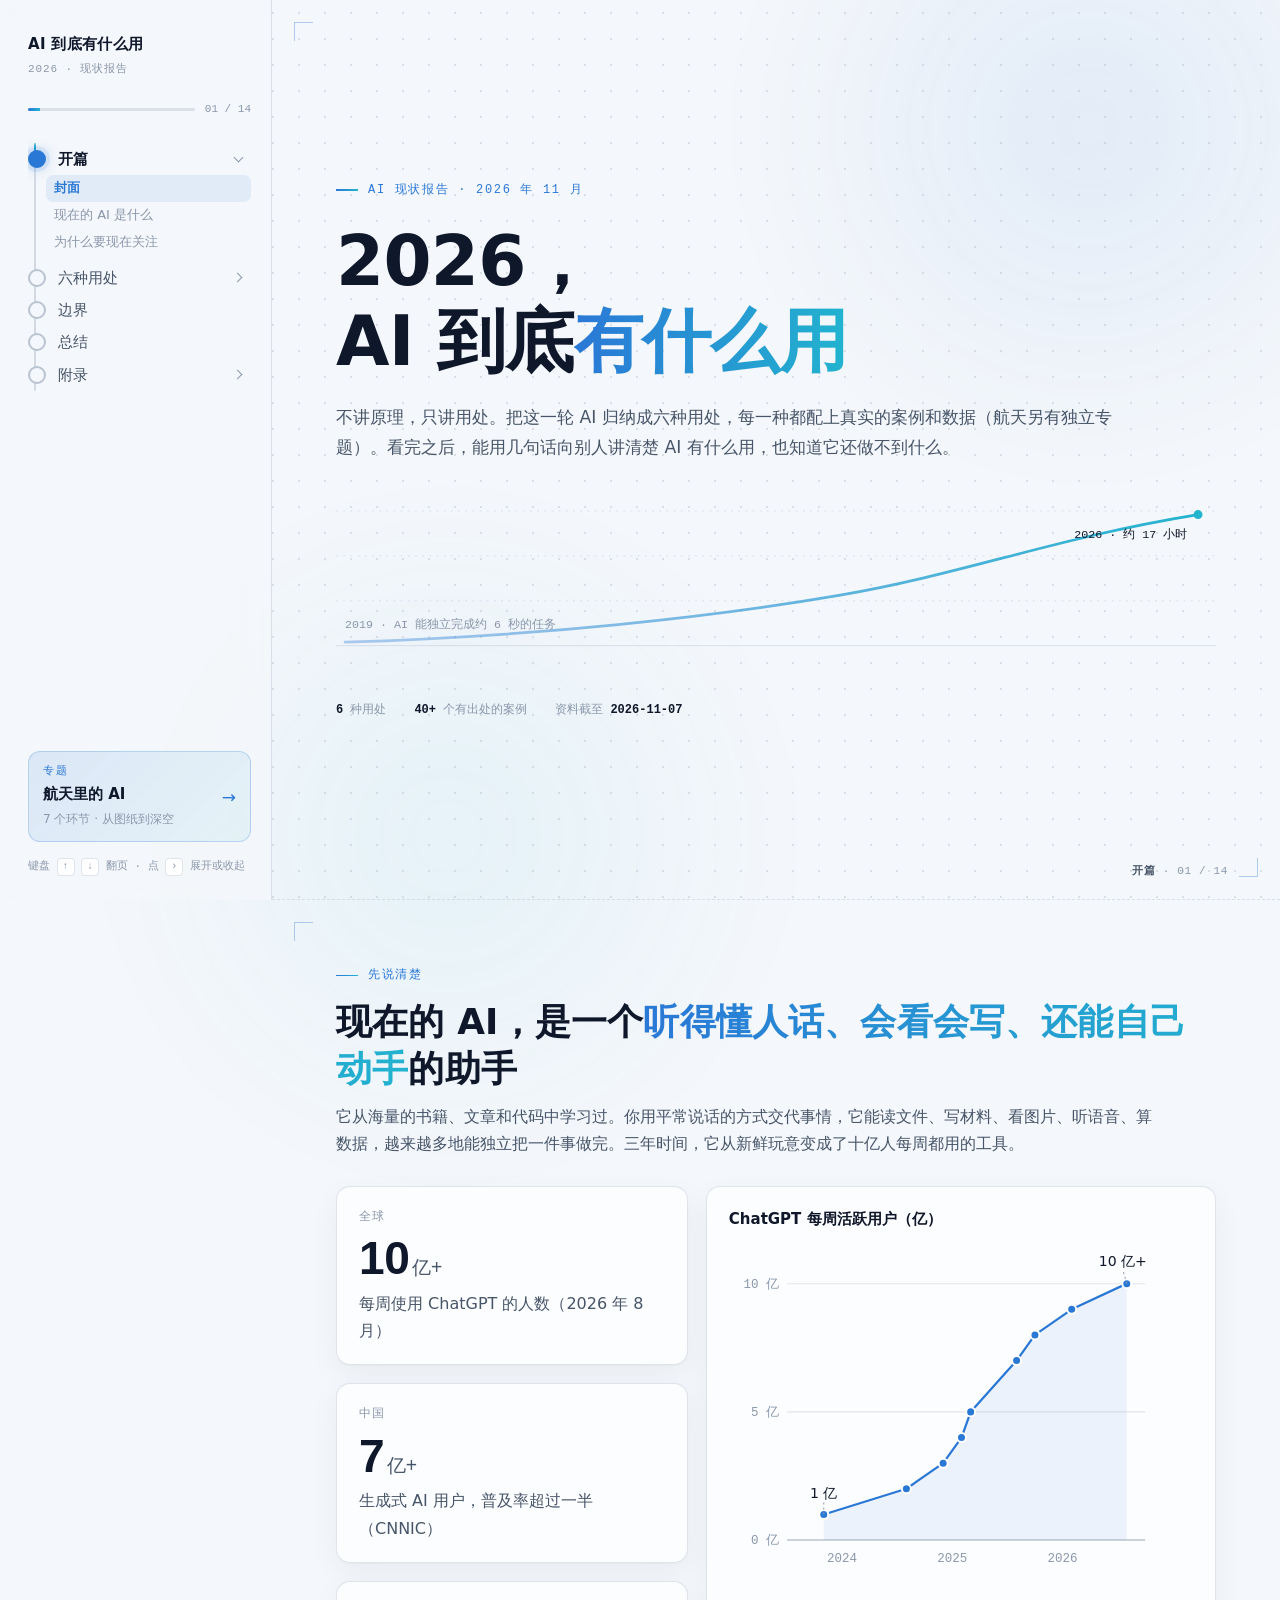
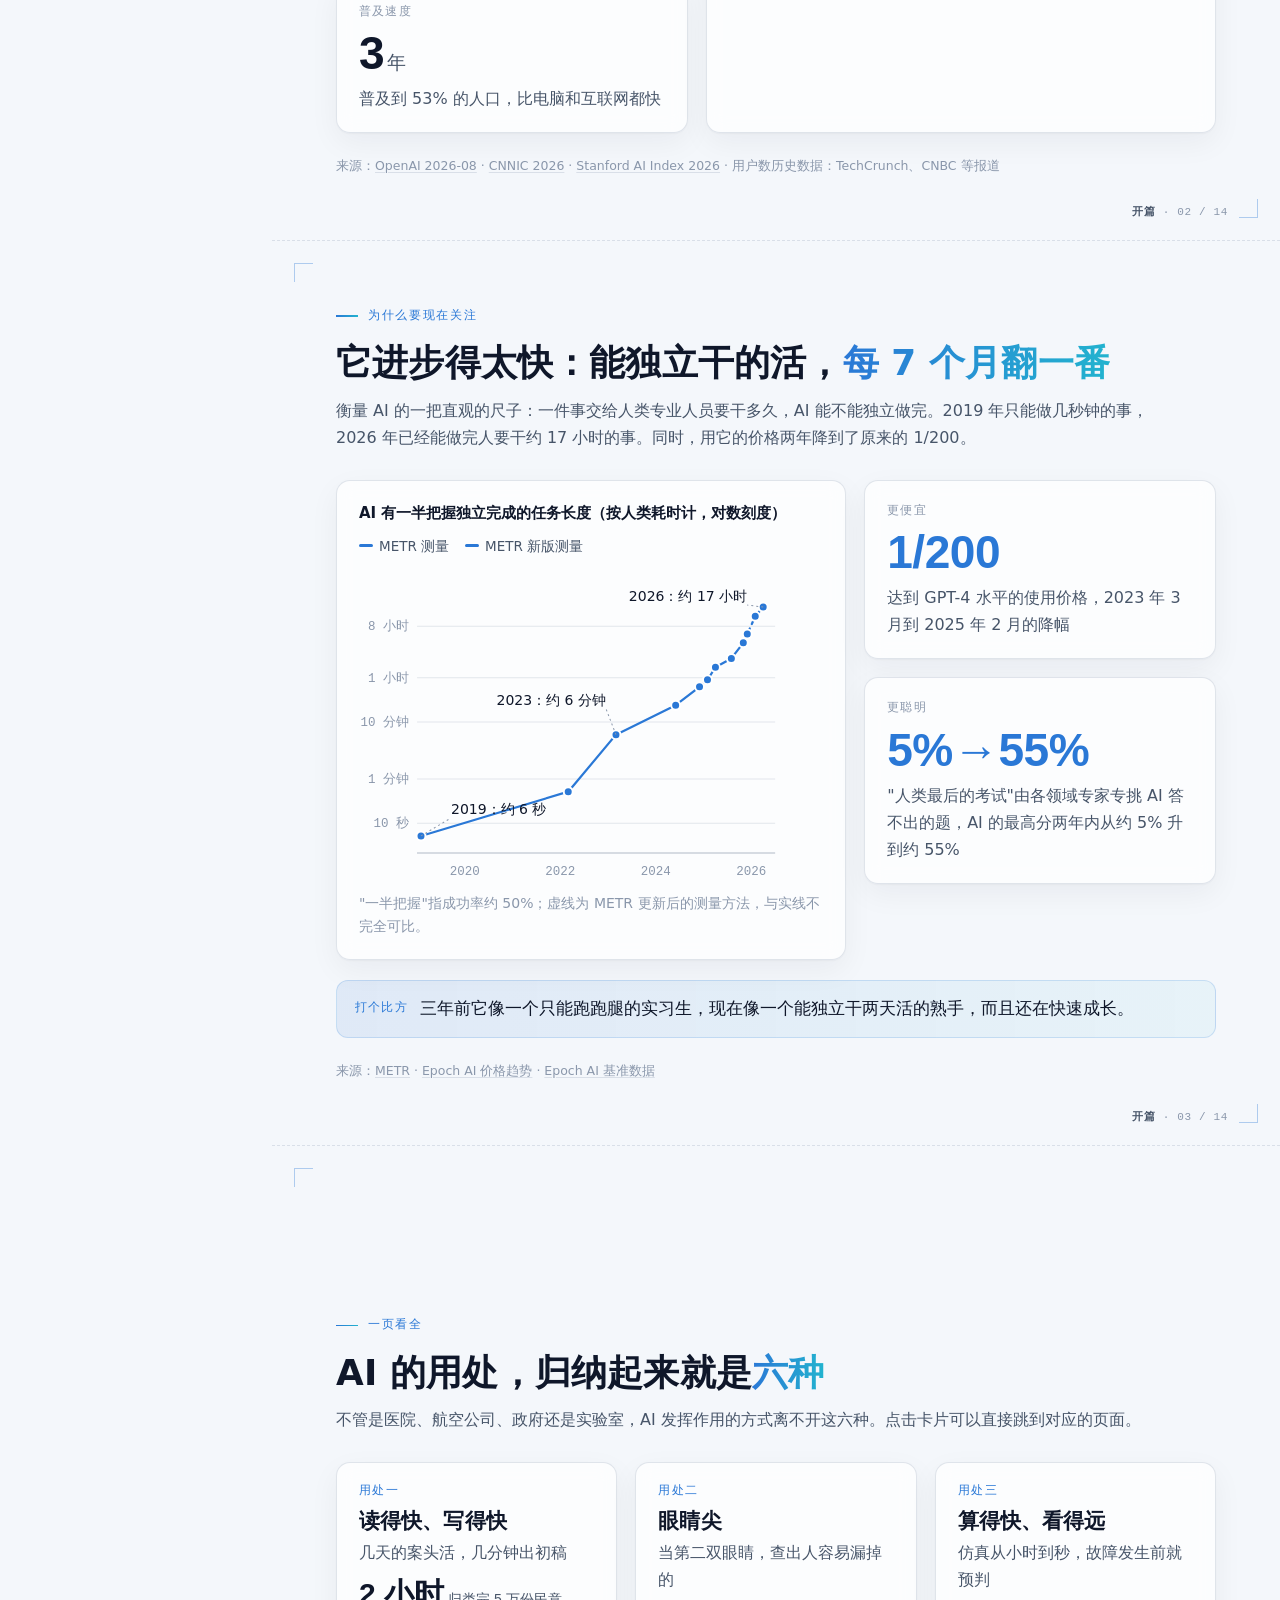
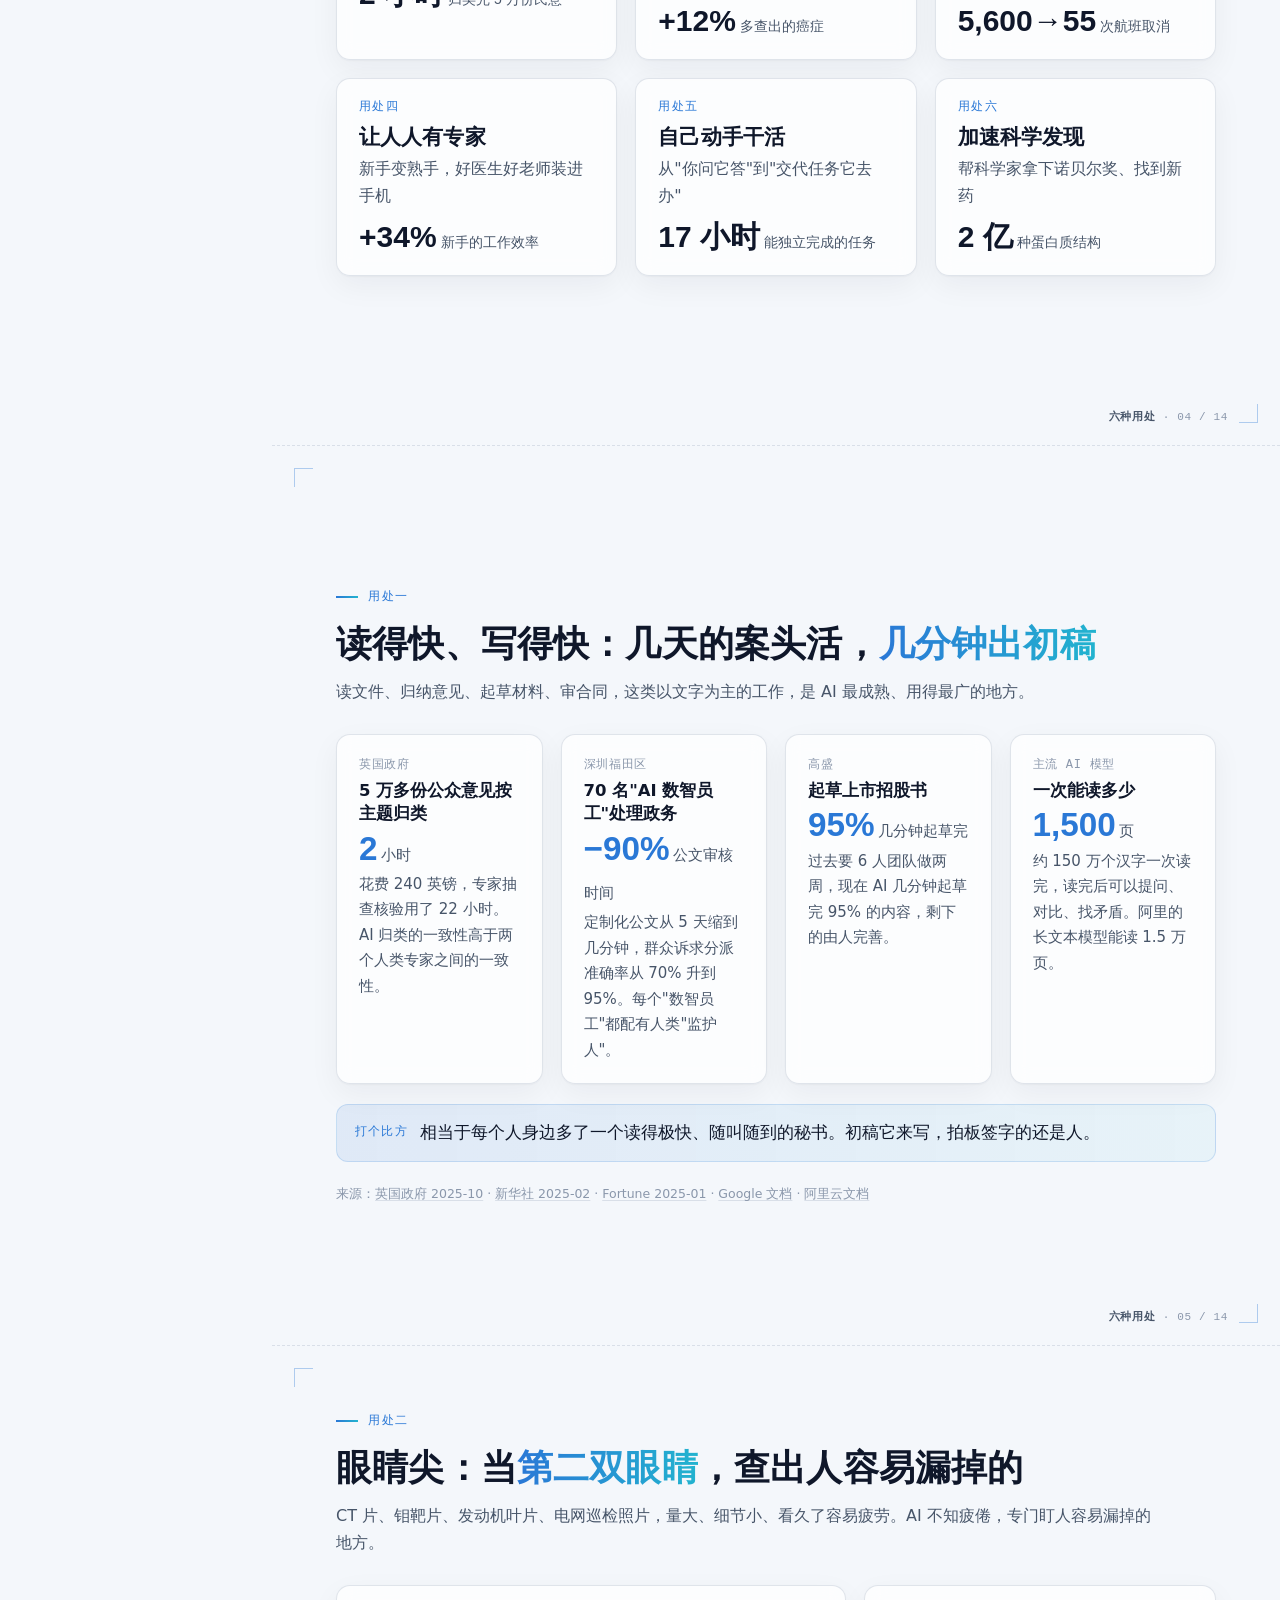
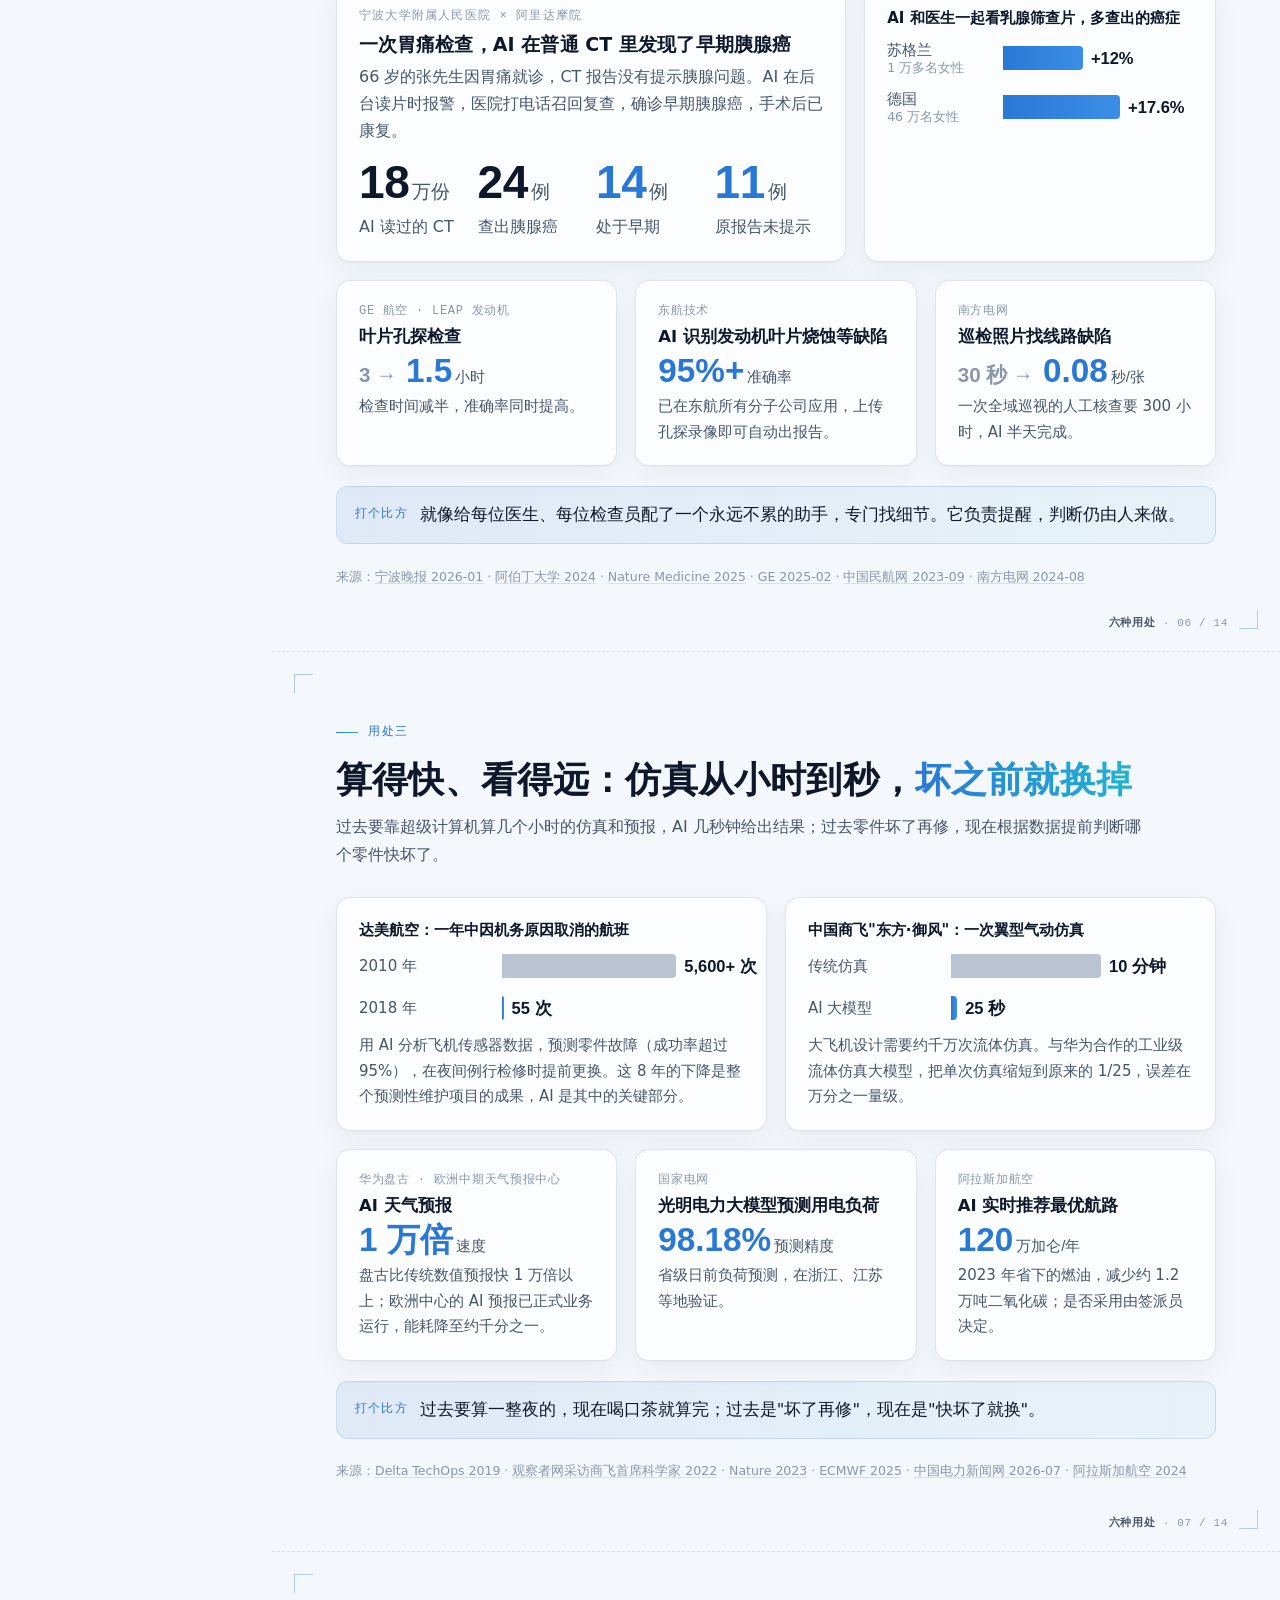
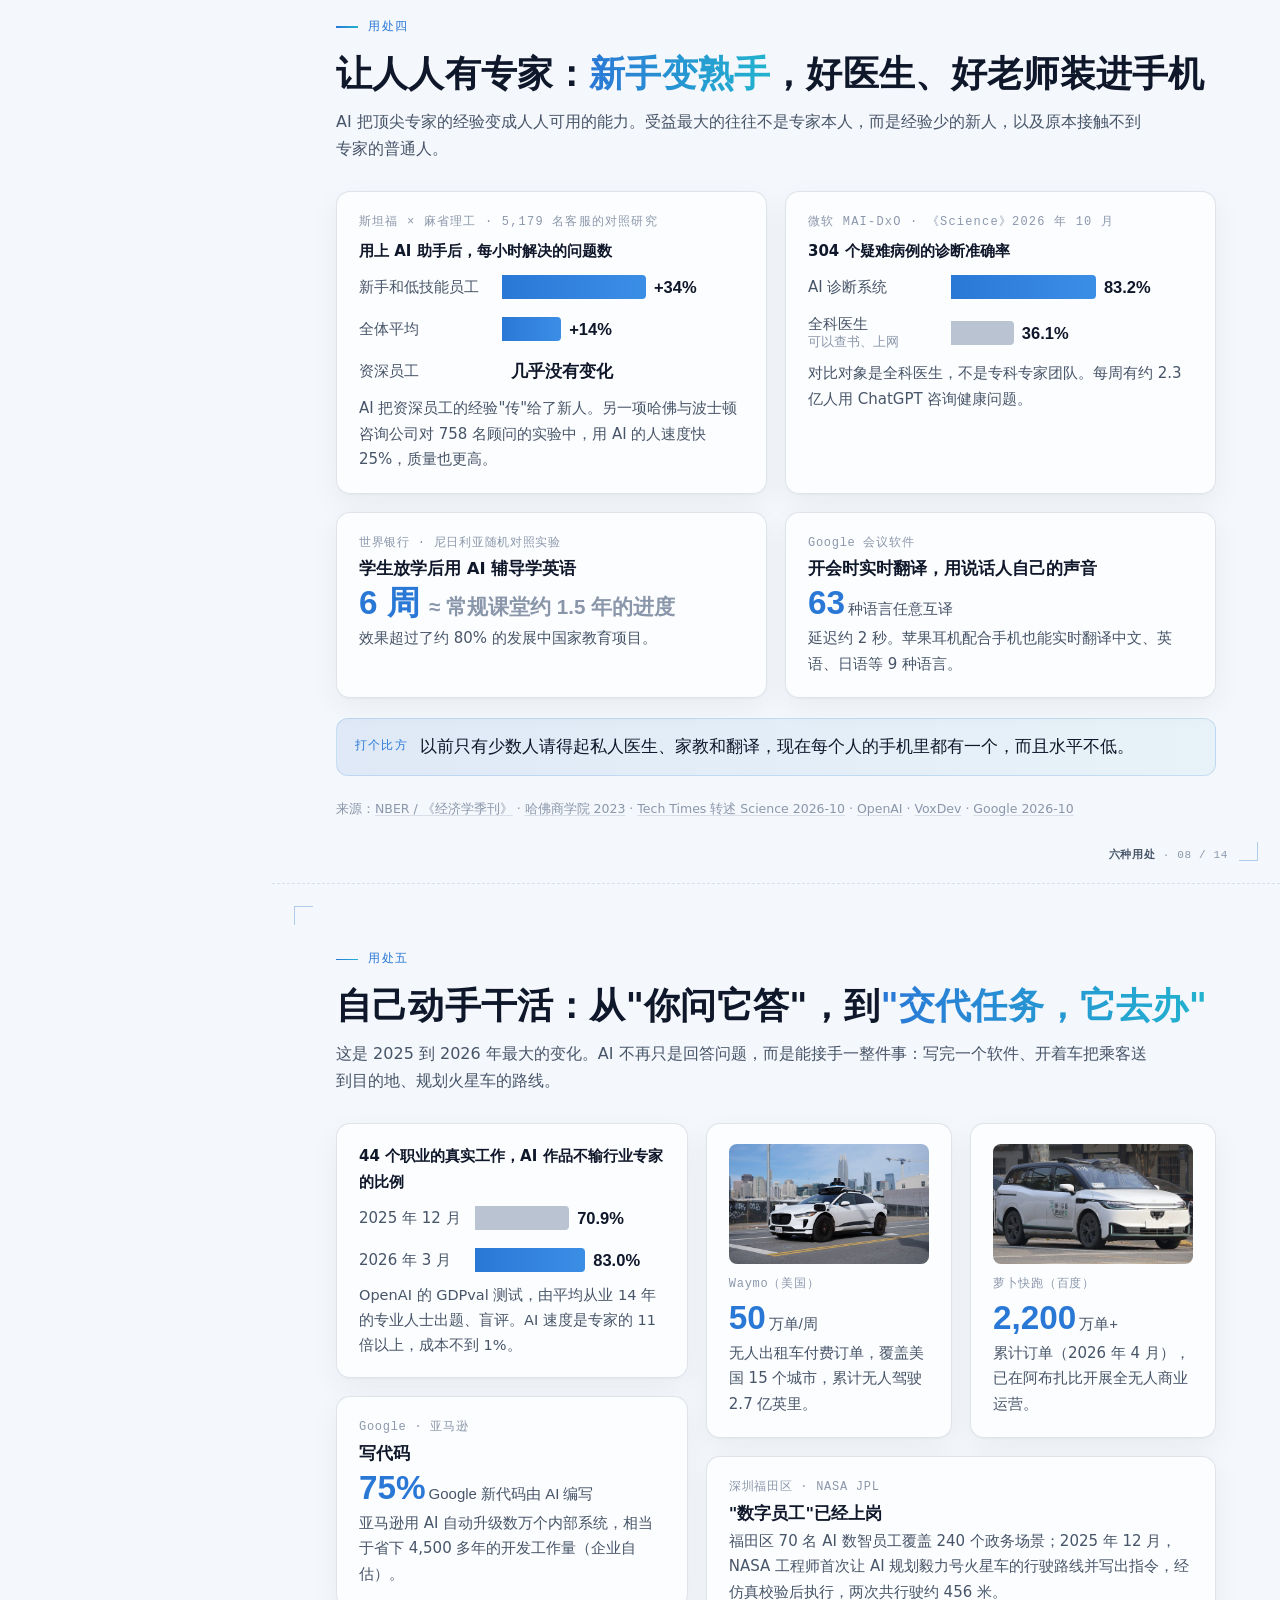
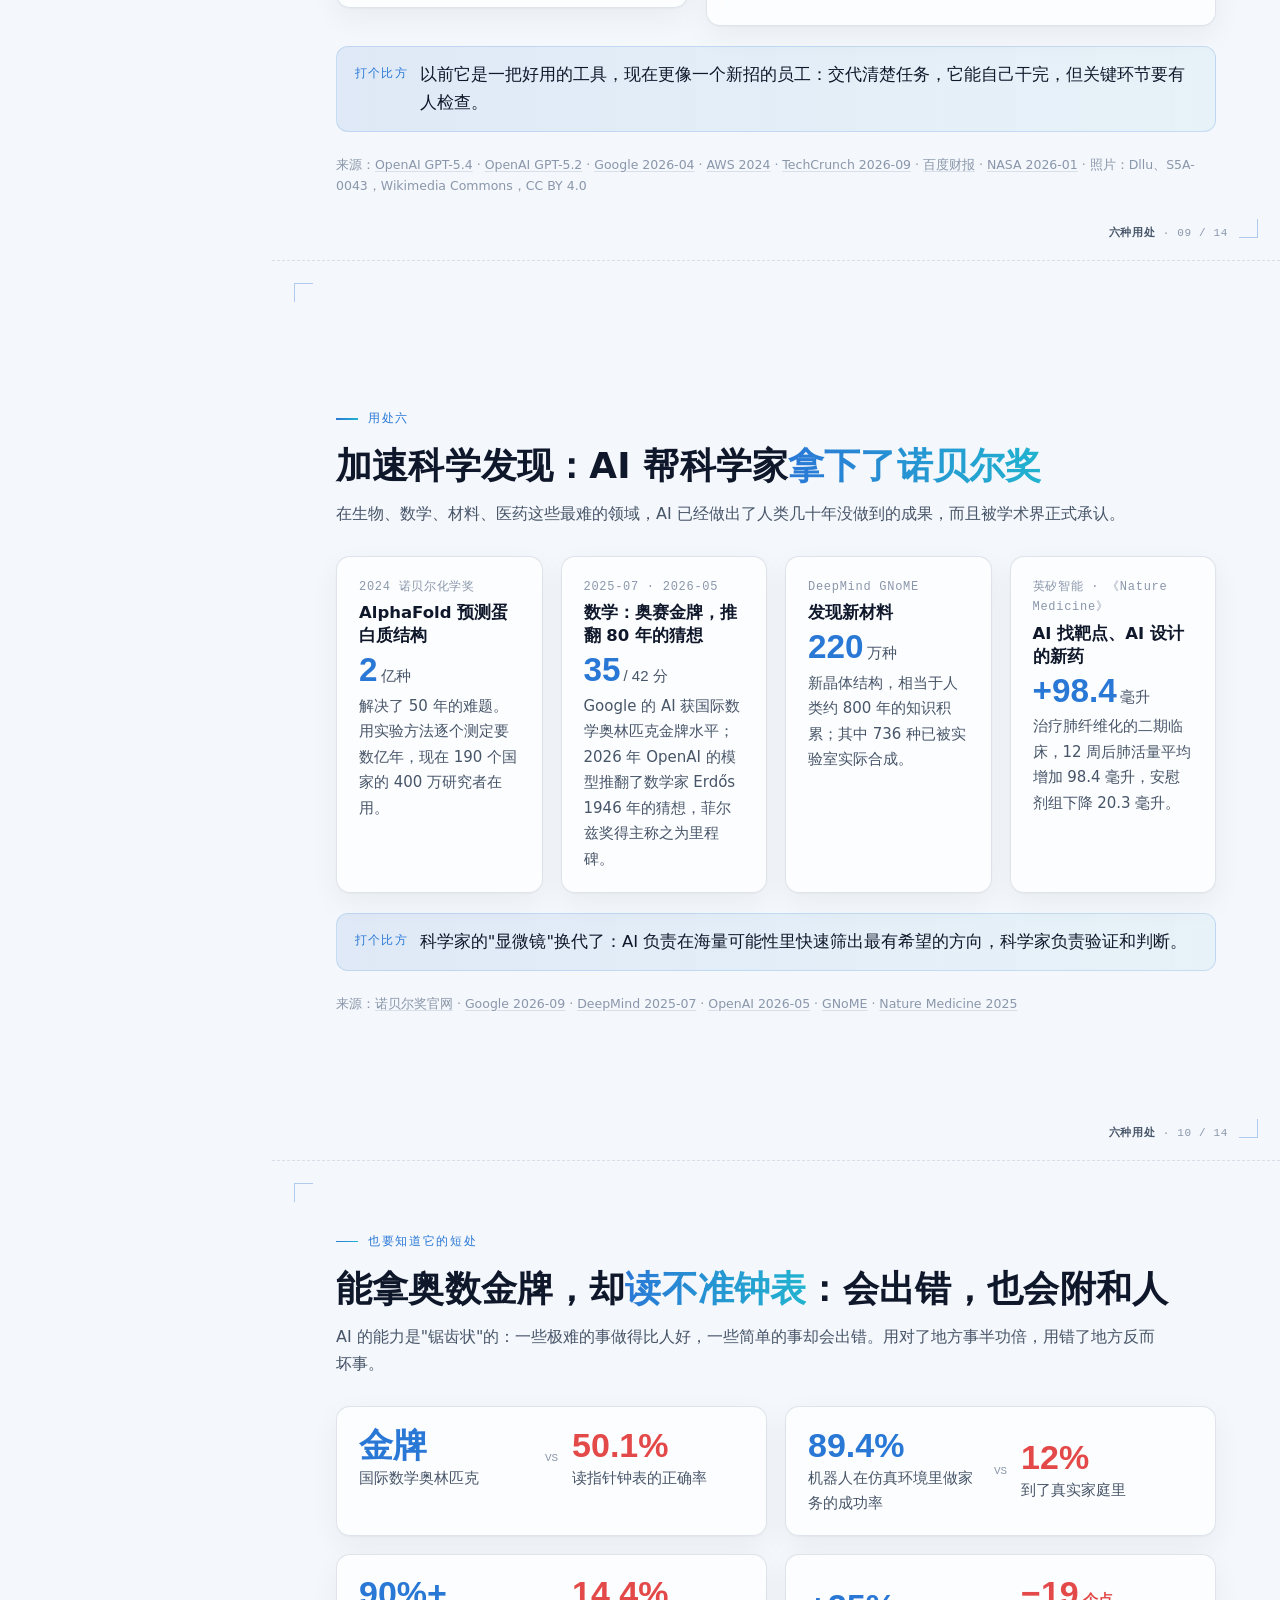
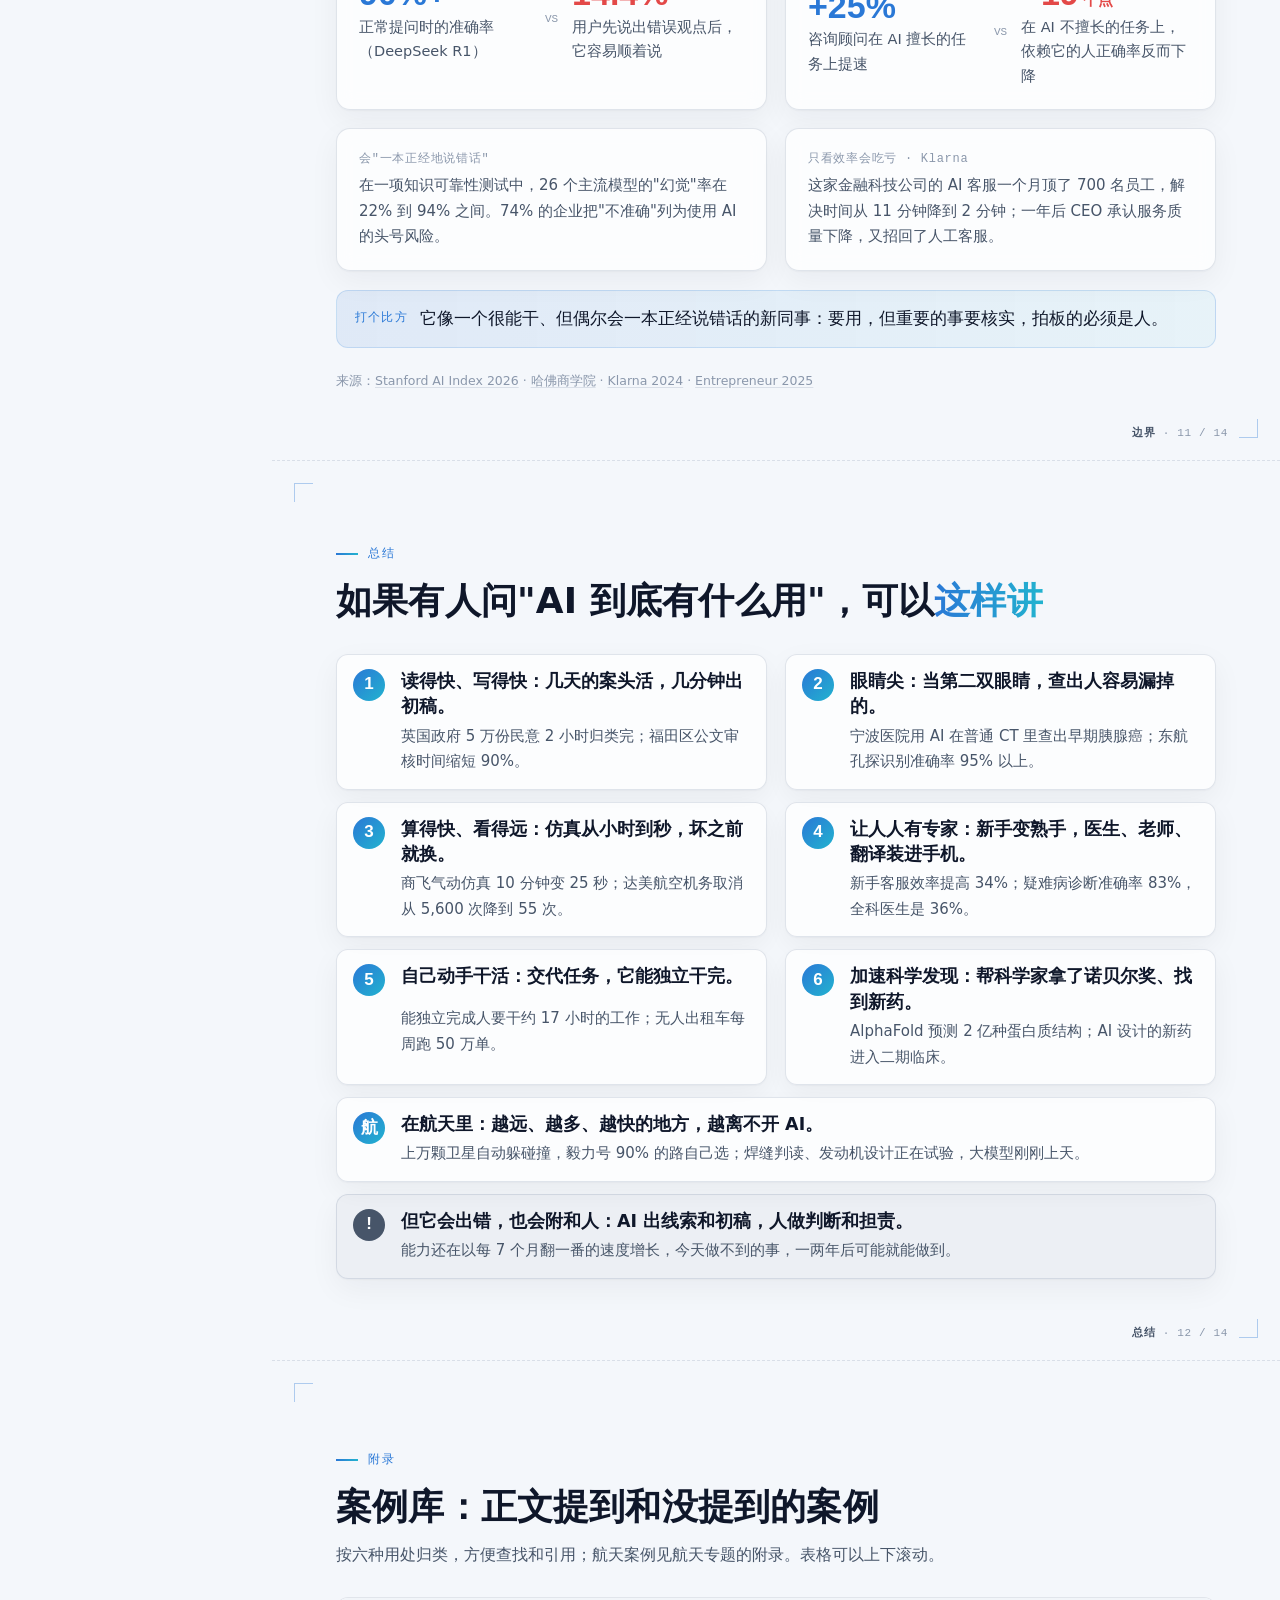
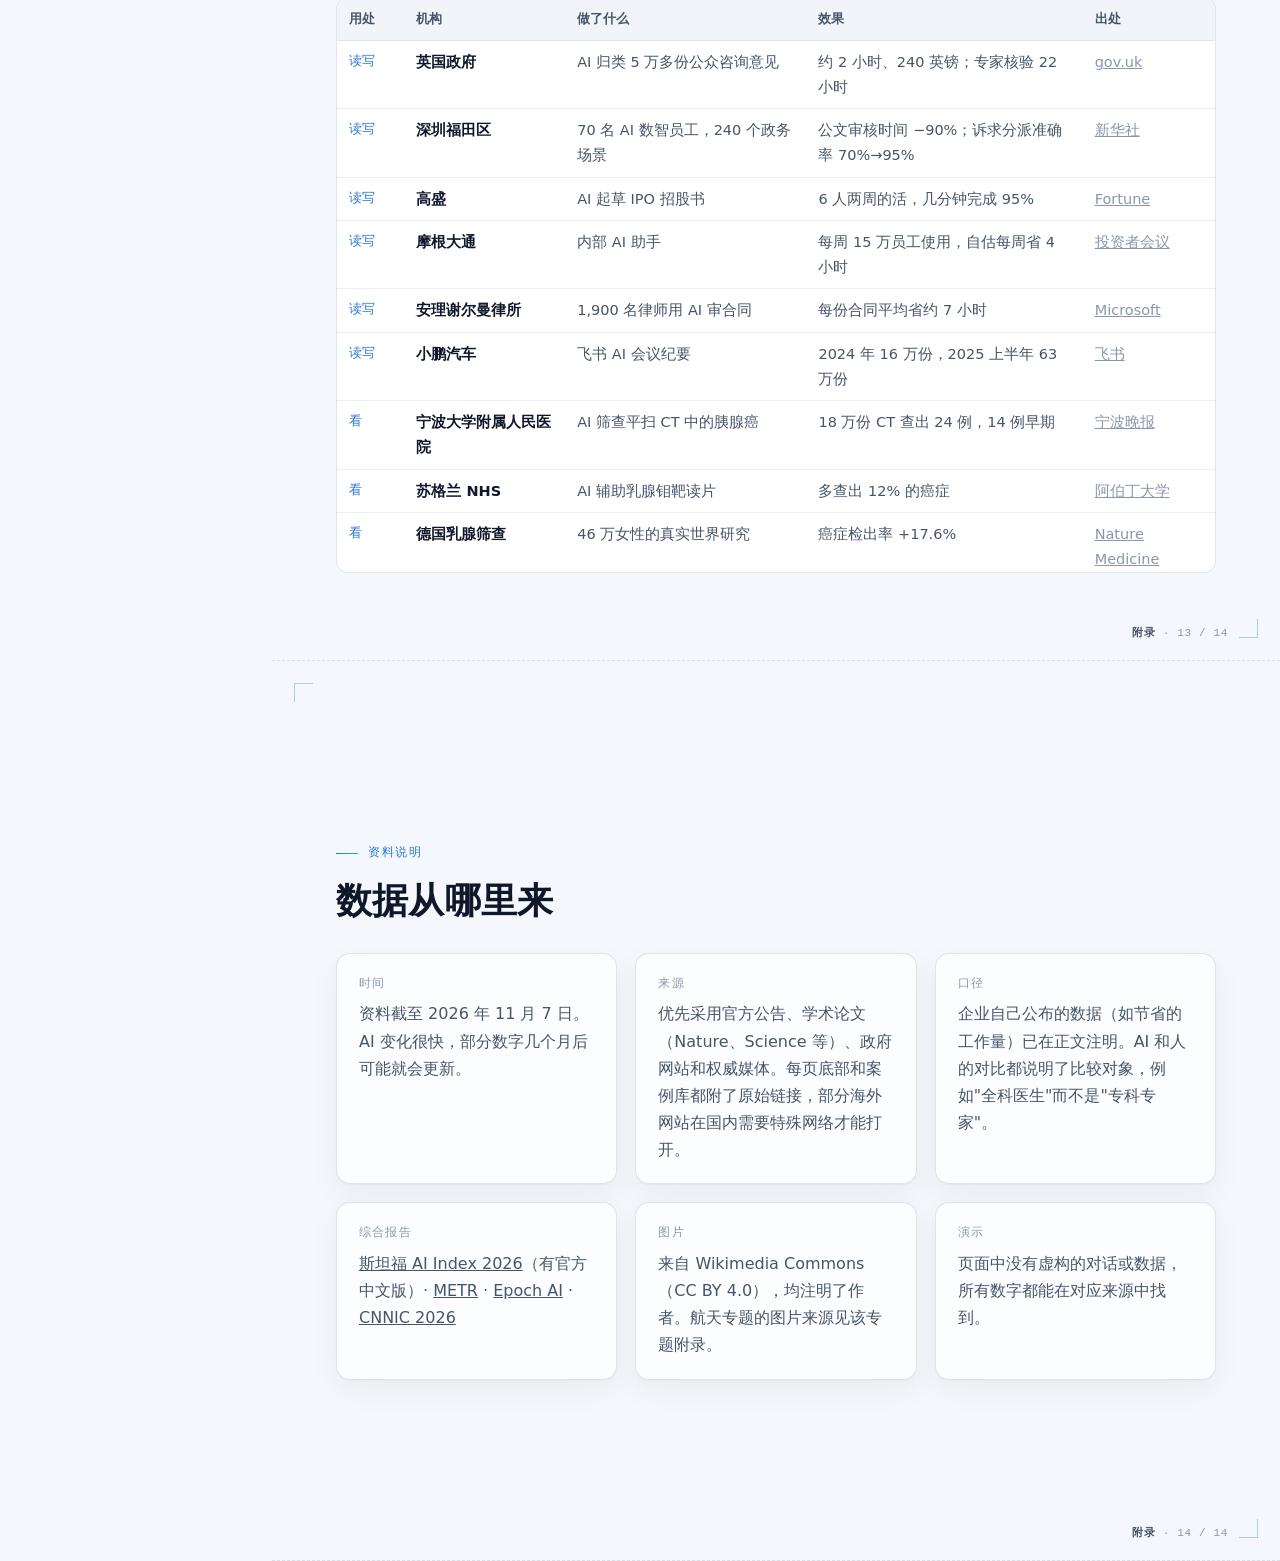
<file: index.html>
<!DOCTYPE html>
<html lang="zh-CN">
<head>
<meta charset="utf-8">
<meta name="viewport" content="width=device-width, initial-scale=1">
<title>2026，AI 到底有什么用</title>
<meta name="description" content="写给没有技术背景的朋友：AI 的六种用处，每一种都有真实案例和数据；航天另有独立专题。资料截至 2026 年 11 月。">
<link rel="stylesheet" href="css/style.css">
</head>
<body>
<div class="backdrop" aria-hidden="true"></div>

<nav class="toc" id="toc" aria-label="目录">
  <button type="button" class="toc-close" aria-label="关闭目录">关闭</button>
  <a class="toc-brand" href="#cover">AI 到底有什么用<span>2026 · 现状报告</span></a>
  <div class="toc-progress"><div class="toc-progress-track"><div class="toc-progress-fill"></div></div><span class="toc-progress-text">01 / 01</span></div>
  <div class="toc-scroll"><ol class="toc-list"></ol></div>
  <a class="toc-feature" href="space.html"><span>专题</span><b>航天里的 AI</b><small>7 个环节 · 从图纸到深空</small></a>
  <div class="toc-hint">键盘 <kbd>↑</kbd> <kbd>↓</kbd> 翻页 · 点 <kbd>›</kbd> 展开或收起</div>
</nav>
<div class="toc-scrim" aria-hidden="true"></div>

<div class="topbar">
  <button type="button" class="topbar-menu" aria-controls="toc" aria-expanded="false">目录</button>
  <span class="topbar-title"></span>
  <span class="topbar-count"></span>
  <i class="topbar-progress"></i>
</div>

<main>

<!-- ==================== 开篇 ==================== -->
<section class="slide cover" id="cover" data-chapter="开篇" data-title="封面">
  <div class="slide-inner">
    <div class="kicker reveal">AI 现状报告 · 2026 年 11 月</div>
    <h1 class="reveal d1">2026，<br>AI 到底<em class="hl">有什么用</em></h1>
    <p class="lede reveal d2">不讲原理，只讲用处。把这一轮 AI 归纳成六种用处，每一种都配上真实的案例和数据（航天另有独立专题）。看完之后，能用几句话向别人讲清楚 AI 有什么用，也知道它还做不到什么。</p>
    <svg class="cover-curve reveal d3" viewBox="0 0 980 170" aria-hidden="true">
      <defs><linearGradient id="coverGrad" x1="0" x2="1"><stop offset="0" stop-color="#2a78d6" stop-opacity="0.35"/><stop offset="1" stop-color="#22b3cf"/></linearGradient></defs>
      <g stroke="rgba(148,163,184,.3)"><line x1="0" y1="160" x2="980" y2="160"/><line x1="0" y1="110" x2="980" y2="110" stroke-dasharray="2 6"/><line x1="0" y1="60" x2="980" y2="60" stroke-dasharray="2 6"/><line x1="0" y1="10" x2="980" y2="10" stroke-dasharray="2 6"/></g>
      <path class="trace" pathLength="1" d="M10,156 C220,150 420,128 560,104 S800,40 960,14" fill="none" stroke="url(#coverGrad)" stroke-width="3" stroke-linecap="round"/>
      <circle cx="960" cy="14" r="5" fill="#22b3cf"/>
      <text x="10" y="140" font-family="Consolas, monospace" font-size="13" fill="#8a97ab">2019 · AI 能独立完成约 6 秒的任务</text>
      <text x="948" y="40" text-anchor="end" font-family="Consolas, monospace" font-size="13" fill="#0f172a">2026 · 约 17 小时</text>
    </svg>
    <div class="cover-meta reveal d4">
      <span><b>6</b> 种用处</span>
      <span><b>40+</b> 个有出处的案例</span>
      <span>资料截至 <b>2026-11-07</b></span>
    </div>
  </div>
</section>

<section class="slide" id="what" data-chapter="开篇" data-title="现在的 AI 是什么">
  <div class="slide-inner">
    <header class="slide-head">
      <div class="kicker reveal">先说清楚</div>
      <h2 class="reveal d1">现在的 AI，是一个<em class="hl">听得懂人话、会看会写、还能自己动手</em>的助手</h2>
      <p class="lede reveal d2">它从海量的书籍、文章和代码中学习过。你用平常说话的方式交代事情，它能读文件、写材料、看图片、听语音、算数据，越来越多地能独立把一件事做完。三年时间，它从新鲜玩意变成了十亿人每周都用的工具。</p>
    </header>
    <div class="grid g-wide-right">
      <div class="stack stats">
        <div class="card stat reveal d2"><div class="label">全球</div><div class="num"><span class="count" data-to="10">10</span><small>亿+</small></div><p>每周使用 ChatGPT 的人数（2026 年 8 月）</p></div>
        <div class="card stat reveal d3"><div class="label">中国</div><div class="num"><span class="count" data-to="7">7</span><small>亿+</small></div><p>生成式 AI 用户，普及率超过一半（CNNIC）</p></div>
        <div class="card stat reveal d4"><div class="label">普及速度</div><div class="num"><span class="count" data-to="3">3</span><small>年</small></div><p>普及到 53% 的人口，比电脑和互联网都快</p></div>
      </div>
      <div class="card reveal d3">
        <div class="chart" data-chart="line">
          <script type="application/json">{"title":"ChatGPT 每周活跃用户（亿）","area":true,"height":330,"xMin":2023.5,"xMax":2026.75,"xTicks":[2024,2025,2026],"yMax":11,"format":{"suffix":" 亿"},"series":[{"name":"ChatGPT 周活跃用户","color":"series-1","points":[["2023-11",1],["2024-08",2],["2024-12",3],["2025-02",4],["2025-03",5],["2025-08",7,"约 7 亿"],["2025-10",8],["2026-02",9],["2026-08",10,"10 亿+"]]}],"annotations":[{"point":0,"text":"1 亿","dy":-16},{"point":8,"text":"10 亿+","dx":-4,"dy":-18}]}</script>
        </div>
      </div>
    </div>
    <div class="src reveal d5">来源：<a href="https://openai.com/index/expanding-access-to-ai-with-chatgpt-ads/">OpenAI 2026-08</a> · <a href="https://finance.sina.com.cn/tech/roll/2026-09-29/doc-initphzz2880083.shtml">CNNIC 2026</a> · <a href="https://hai.stanford.edu/ai-index/2026-ai-index-report">Stanford AI Index 2026</a> · 用户数历史数据：TechCrunch、CNBC 等报道</div>
  </div>
</section>

<section class="slide" id="speed" data-chapter="开篇" data-title="为什么要现在关注">
  <div class="slide-inner">
    <header class="slide-head">
      <div class="kicker reveal">为什么要现在关注</div>
      <h2 class="reveal d1">它进步得太快：能独立干的活，<em class="hl">每 7 个月翻一番</em></h2>
      <p class="lede reveal d2">衡量 AI 的一把直观的尺子：一件事交给人类专业人员要干多久，AI 能不能独立做完。2019 年只能做几秒钟的事，2026 年已经能做完人要干约 17 小时的事。同时，用它的价格两年降到了原来的 1/200。</p>
    </header>
    <div class="grid g-wide-left">
      <div class="card reveal d2">
        <div class="chart" data-chart="line">
          <script type="application/json">{"title":"AI 有一半把握独立完成的任务长度（按人类耗时计，对数刻度）","height":320,"yLog":true,"yMin":0.05,"yMax":3000,"xMin":2019,"xMax":2026.5,"margin":{"right":40},"yTicks":[{"value":0.1667,"label":"10 秒"},{"value":1,"label":"1 分钟"},{"value":10,"label":"10 分钟"},{"value":60,"label":"1 小时"},{"value":480,"label":"8 小时"}],"series":[{"name":"METR 测量","color":"series-1","points":[["2019-02",0.1,"GPT-2 · 约 6 秒"],["2022-03",0.6,"GPT-3.5 · 约 36 秒"],["2023-03",6,"GPT-4 · 约 6 分钟"],["2024-06",19.8,"Claude 3.5 Sonnet · 约 20 分钟"],["2024-12",41.6,"o1 · 约 42 分钟"],["2025-02",55.3,"Claude 3.7 Sonnet · 约 55 分钟"],["2025-04",91.4,"o3 · 约 1.5 小时"],["2025-08",130.8,"GPT-5 · 约 2.2 小时"],["2025-11",246.8,"Claude Opus 4.5 · 约 4.1 小时"]]},{"name":"METR 新版测量","color":"series-1","dashed":true,"points":[["2025-12",352.2,"GPT-5.2 · 约 5.9 小时"],["2026-02",718.8,"Claude Opus 4.6 · 约 12 小时"],["2026-04",1044.8,"Claude Mythos Preview · 约 17.4 小时"]]}],"annotations":[{"series":0,"point":0,"text":"2019：约 6 秒","dx":30,"dy":-22,"anchor":"start"},{"series":0,"point":2,"text":"2023：约 6 分钟","dx":-10,"dy":-30,"anchor":"end"},{"series":1,"point":2,"text":"2026：约 17 小时","dx":-16,"dy":-6,"anchor":"end"}]}</script>
        </div>
        <p style="margin-top:8px;font-size:14px;color:var(--ink-3)">"一半把握"指成功率约 50%；虚线为 METR 更新后的测量方法，与实线不完全可比。</p>
      </div>
      <div class="stack stats">
        <div class="card stat reveal d3"><div class="label">更便宜</div><div class="num accent-num">1/200</div><p>达到 GPT-4 水平的使用价格，2023 年 3 月到 2025 年 2 月的降幅</p></div>
        <div class="card stat reveal d4"><div class="label">更聪明</div><div class="num accent-num">5%→55%</div><p>"人类最后的考试"由各领域专家专挑 AI 答不出的题，AI 的最高分两年内从约 5% 升到约 55%</p></div>
      </div>
    </div>
    <p class="say reveal d5"><b>打个比方</b>三年前它像一个只能跑跑腿的实习生，现在像一个能独立干两天活的熟手，而且还在快速成长。</p>
    <div class="src reveal d5">来源：<a href="https://metr.org/time-horizons/">METR</a> · <a href="https://epoch.ai/data-insights/llm-inference-price-trends">Epoch AI 价格趋势</a> · <a href="https://epoch.ai/data/benchmark_data.zip">Epoch AI 基准数据</a></div>
  </div>
</section>

<!-- ==================== 六种用处 ==================== -->
<section class="slide" id="uses" data-chapter="六种用处" data-title="总览">
  <div class="slide-inner">
    <header class="slide-head">
      <div class="kicker reveal">一页看全</div>
      <h2 class="reveal d1">AI 的用处，归纳起来就是<em class="hl">六种</em></h2>
      <p class="lede reveal d2">不管是医院、航空公司、政府还是实验室，AI 发挥作用的方式离不开这六种。点击卡片可以直接跳到对应的页面。</p>
    </header>
    <div class="grid g-3 uses">
      <div class="card use-card reveal d2"><div class="use-no">用处一</div><h3>读得快、写得快</h3><p>几天的案头活，几分钟出初稿</p><div class="fig">2 小时<small>归类完 5 万份民意</small></div></div>
      <div class="card use-card reveal d2"><div class="use-no">用处二</div><h3>眼睛尖</h3><p>当第二双眼睛，查出人容易漏掉的</p><div class="fig">+12%<small>多查出的癌症</small></div></div>
      <div class="card use-card reveal d3"><div class="use-no">用处三</div><h3>算得快、看得远</h3><p>仿真从小时到秒，故障发生前就预判</p><div class="fig">5,600→55<small>次航班取消</small></div></div>
      <div class="card use-card reveal d3"><div class="use-no">用处四</div><h3>让人人有专家</h3><p>新手变熟手，好医生好老师装进手机</p><div class="fig">+34%<small>新手的工作效率</small></div></div>
      <div class="card use-card reveal d4"><div class="use-no">用处五</div><h3>自己动手干活</h3><p>从"你问它答"到"交代任务它去办"</p><div class="fig">17 小时<small>能独立完成的任务</small></div></div>
      <div class="card use-card reveal d4"><div class="use-no">用处六</div><h3>加速科学发现</h3><p>帮科学家拿下诺贝尔奖、找到新药</p><div class="fig">2 亿<small>种蛋白质结构</small></div></div>
    </div>
  </div>
</section>

<section class="slide" id="use-read" data-chapter="六种用处" data-title="一 · 读得快、写得快">
  <div class="slide-inner">
    <header class="slide-head">
      <div class="kicker reveal">用处一</div>
      <h2 class="reveal d1">读得快、写得快：几天的案头活，<em class="hl">几分钟出初稿</em></h2>
      <p class="lede reveal d2">读文件、归纳意见、起草材料、审合同，这类以文字为主的工作，是 AI 最成熟、用得最广的地方。</p>
    </header>
    <div class="grid g-4 swipe">
      <div class="card case reveal d2"><div class="who">英国政府</div><div class="what">5 万多份公众意见按主题归类</div><div class="fig">2<small>小时</small></div><p>花费 240 英镑，专家抽查核验用了 22 小时。AI 归类的一致性高于两个人类专家之间的一致性。</p></div>
      <div class="card case reveal d3"><div class="who">深圳福田区</div><div class="what">70 名"AI 数智员工"处理政务</div><div class="fig">−90%<small>公文审核时间</small></div><p>定制化公文从 5 天缩到几分钟，群众诉求分派准确率从 70% 升到 95%。每个"数智员工"都配有人类"监护人"。</p></div>
      <div class="card case reveal d4"><div class="who">高盛</div><div class="what">起草上市招股书</div><div class="fig">95%<small>几分钟起草完</small></div><p>过去要 6 人团队做两周，现在 AI 几分钟起草完 95% 的内容，剩下的由人完善。</p></div>
      <div class="card case reveal d5"><div class="who">主流 AI 模型</div><div class="what">一次能读多少</div><div class="fig">1,500<small>页</small></div><p>约 150 万个汉字一次读完，读完后可以提问、对比、找矛盾。阿里的长文本模型能读 1.5 万页。</p></div>
    </div>
    <p class="say reveal d5"><b>打个比方</b>相当于每个人身边多了一个读得极快、随叫随到的秘书。初稿它来写，拍板签字的还是人。</p>
    <div class="src reveal d5">来源：<a href="https://www.gov.uk/government/news/ground-breaking-use-of-ai-saves-taxpayers-money-and-delivers-greater-government-efficiency">英国政府 2025-10</a> · <a href="http://www.news.cn/20250223/f775260987f94493906eed24619538d6/c.html">新华社 2025-02</a> · <a href="https://fortune.com/2025/01/17/goldman-sachs-ceo-david-solomon-ai-tasks-ipo-prospectus-s1-filing-sec/">Fortune 2025-01</a> · <a href="https://ai.google.dev/gemini-api/docs/long-context">Google 文档</a> · <a href="https://help.aliyun.com/zh/model-studio/long-context-qwen-long">阿里云文档</a></div>
  </div>
</section>

<section class="slide" id="use-see" data-chapter="六种用处" data-title="二 · 眼睛尖">
  <div class="slide-inner">
    <header class="slide-head">
      <div class="kicker reveal">用处二</div>
      <h2 class="reveal d1">眼睛尖：当<em class="hl">第二双眼睛</em>，查出人容易漏掉的</h2>
      <p class="lede reveal d2">CT 片、钼靶片、发动机叶片、电网巡检照片，量大、细节小、看久了容易疲劳。AI 不知疲倦，专门盯人容易漏掉的地方。</p>
    </header>
    <div class="grid g-wide-left">
      <div class="card reveal d2">
        <div class="label">宁波大学附属人民医院 × 阿里达摩院</div>
        <h3>一次胃痛检查，AI 在普通 CT 里发现了早期胰腺癌</h3>
        <p>66 岁的张先生因胃痛就诊，CT 报告没有提示胰腺问题。AI 在后台读片时报警，医院打电话召回复查，确诊早期胰腺癌，手术后已康复。</p>
        <div class="grid g-4 mini-stats" style="gap:10px;margin-top:12px">
          <div class="stat"><div class="num"><span class="count" data-to="18">18</span><small>万份</small></div><p>AI 读过的 CT</p></div>
          <div class="stat"><div class="num"><span class="count" data-to="24">24</span><small>例</small></div><p>查出胰腺癌</p></div>
          <div class="stat"><div class="num accent-num"><span class="count" data-to="14">14</span><small>例</small></div><p>处于早期</p></div>
          <div class="stat"><div class="num accent-num"><span class="count" data-to="11">11</span><small>例</small></div><p>原报告未提示</p></div>
        </div>
      </div>
      <div class="card reveal d3">
        <div class="chart" data-chart="bars"><script type="application/json">{"title":"AI 和医生一起看乳腺筛查片，多查出的癌症","max":20,"usable":70,"items":[{"label":"苏格兰","sub":"1 万多名女性","value":12,"display":"+12%","hi":true},{"label":"德国","sub":"46 万名女性","value":17.6,"display":"+17.6%","hi":true}]}</script></div>
      </div>
    </div>
    <div class="grid g-3 swipe" style="margin-top:18px">
      <div class="card case reveal d3"><div class="who">GE 航空 · LEAP 发动机</div><div class="what">叶片孔探检查</div><div class="fig"><span class="from">3 →</span> 1.5<small>小时</small></div><p>检查时间减半，准确率同时提高。</p></div>
      <div class="card case reveal d4"><div class="who">东航技术</div><div class="what">AI 识别发动机叶片烧蚀等缺陷</div><div class="fig">95%+<small>准确率</small></div><p>已在东航所有分子公司应用，上传孔探录像即可自动出报告。</p></div>
      <div class="card case reveal d5"><div class="who">南方电网</div><div class="what">巡检照片找线路缺陷</div><div class="fig"><span class="from">30 秒 →</span> 0.08<small>秒/张</small></div><p>一次全域巡视的人工核查要 300 小时，AI 半天完成。</p></div>
    </div>
    <p class="say reveal d5"><b>打个比方</b>就像给每位医生、每位检查员配了一个永远不累的助手，专门找细节。它负责提醒，判断仍由人来做。</p>
    <div class="src reveal d5">来源：<a href="http://epaper.cnnb.com.cn/nbwb/pc/content/202601/12/content_256799.html">宁波晚报 2026-01</a> · <a href="https://www.abdn.ac.uk/news/22964/">阿伯丁大学 2024</a> · <a href="https://www.nature.com/articles/s41591-024-03408-6">Nature Medicine 2025</a> · <a href="https://www.geaerospace.com/news/press-releases/ge-aerospace-deploys-ai-driven-inspection-tool-maximize-narrowbody-engine-time-wing">GE 2025-02</a> · <a href="http://www.caacnews.com.cn/1/6/202309/t20230921_1370685.html">中国民航网 2023-09</a> · <a href="https://www.csg.cn/xwzx/2024/gsyw/202408/t20240820_342231.html">南方电网 2024-08</a></div>
  </div>
</section>

<section class="slide" id="use-predict" data-chapter="六种用处" data-title="三 · 算得快、看得远">
  <div class="slide-inner">
    <header class="slide-head">
      <div class="kicker reveal">用处三</div>
      <h2 class="reveal d1">算得快、看得远：仿真从小时到秒，<em class="hl">坏之前就换掉</em></h2>
      <p class="lede reveal d2">过去要靠超级计算机算几个小时的仿真和预报，AI 几秒钟给出结果；过去零件坏了再修，现在根据数据提前判断哪个零件快坏了。</p>
    </header>
    <div class="grid g-2">
      <div class="card reveal d2">
        <div class="chart" data-chart="bars"><script type="application/json">{"title":"达美航空：一年中因机务原因取消的航班","max":5600,"usable":72,"items":[{"label":"2010 年","value":5600,"display":"5,600+ 次"},{"label":"2018 年","value":55,"display":"55 次","hi":true}]}</script></div>
        <p style="margin-top:10px;font-size:15px">用 AI 分析飞机传感器数据，预测零件故障（成功率超过 95%），在夜间例行检修时提前更换。这 8 年的下降是整个预测性维护项目的成果，AI 是其中的关键部分。</p>
      </div>
      <div class="card reveal d3">
        <div class="chart" data-chart="bars"><script type="application/json">{"title":"中国商飞\"东方·御风\"：一次翼型气动仿真","max":600,"usable":62,"items":[{"label":"传统仿真","value":600,"display":"10 分钟"},{"label":"AI 大模型","value":25,"display":"25 秒","hi":true}]}</script></div>
        <p style="margin-top:10px;font-size:15px">大飞机设计需要约千万次流体仿真。与华为合作的工业级流体仿真大模型，把单次仿真缩短到原来的 1/25，误差在万分之一量级。</p>
      </div>
    </div>
    <div class="grid g-3 swipe" style="margin-top:18px">
      <div class="card case reveal d3"><div class="who">华为盘古 · 欧洲中期天气预报中心</div><div class="what">AI 天气预报</div><div class="fig">1 万倍<small>速度</small></div><p>盘古比传统数值预报快 1 万倍以上；欧洲中心的 AI 预报已正式业务运行，能耗降至约千分之一。</p></div>
      <div class="card case reveal d4"><div class="who">国家电网</div><div class="what">光明电力大模型预测用电负荷</div><div class="fig">98.18%<small>预测精度</small></div><p>省级日前负荷预测，在浙江、江苏等地验证。</p></div>
      <div class="card case reveal d5"><div class="who">阿拉斯加航空</div><div class="what">AI 实时推荐最优航路</div><div class="fig">120<small>万加仑/年</small></div><p>2023 年省下的燃油，减少约 1.2 万吨二氧化碳；是否采用由签派员决定。</p></div>
    </div>
    <p class="say reveal d5"><b>打个比方</b>过去要算一整夜的，现在喝口茶就算完；过去是"坏了再修"，现在是"快坏了就换"。</p>
    <div class="src reveal d5">来源：<a href="https://web.archive.org/web/20250217000257/https://deltatechops.com/delta-techops-expanding-predictive-maintenance-capabilities-with-new-airbus-partnership/">Delta TechOps 2019</a> · <a href="https://www.guancha.cn/economy/2022_09_05_656631.shtml">观察者网采访商飞首席科学家 2022</a> · <a href="https://www.nature.com/articles/s41586-023-06185-3">Nature 2023</a> · <a href="https://www.ecmwf.int/en/about/media-centre/news/2025/ecmwfs-ai-forecasts-become-operational">ECMWF 2025</a> · <a href="https://finance.sina.com.cn/jjxw/2026-07-17/doc-iniiaxpe1401928.shtml">中国电力新闻网 2026-07</a> · <a href="https://news.alaskaair.com/sustainability/how-ai-is-helping-alaska-airlines-plan-better-flight-routes-and-lower-emissions/">阿拉斯加航空 2024</a></div>
  </div>
</section>

<section class="slide" id="use-expert" data-chapter="六种用处" data-title="四 · 让人人有专家">
  <div class="slide-inner">
    <header class="slide-head">
      <div class="kicker reveal">用处四</div>
      <h2 class="reveal d1">让人人有专家：<em class="hl">新手变熟手</em>，好医生、好老师装进手机</h2>
      <p class="lede reveal d2">AI 把顶尖专家的经验变成人人可用的能力。受益最大的往往不是专家本人，而是经验少的新人，以及原本接触不到专家的普通人。</p>
    </header>
    <div class="grid g-2">
      <div class="card reveal d2">
        <div class="label">斯坦福 × 麻省理工 · 5,179 名客服的对照研究</div>
        <div class="chart" data-chart="bars" style="margin-top:6px"><script type="application/json">{"title":"用上 AI 助手后，每小时解决的问题数","max":40,"usable":70,"items":[{"label":"新手和低技能员工","value":34,"display":"+34%","hi":true},{"label":"全体平均","value":14,"display":"+14%","hi":true},{"label":"资深员工","value":0,"display":"几乎没有变化"}]}</script></div>
        <p style="margin-top:10px;font-size:15px">AI 把资深员工的经验"传"给了新人。另一项哈佛与波士顿咨询公司对 758 名顾问的实验中，用 AI 的人速度快 25%，质量也更高。</p>
      </div>
      <div class="card reveal d3">
        <div class="label">微软 MAI-DxO · 《Science》2026 年 10 月</div>
        <div class="chart" data-chart="bars" style="margin-top:6px"><script type="application/json">{"title":"304 个疑难病例的诊断准确率","max":100,"usable":72,"items":[{"label":"AI 诊断系统","value":83.2,"display":"83.2%","hi":true},{"label":"全科医生","sub":"可以查书、上网","value":36.1,"display":"36.1%"}]}</script></div>
        <p style="margin-top:10px;font-size:15px">对比对象是全科医生，不是专科专家团队。每周有约 2.3 亿人用 ChatGPT 咨询健康问题。</p>
      </div>
    </div>
    <div class="grid g-2 swipe" style="margin-top:18px">
      <div class="card case reveal d4"><div class="who">世界银行 · 尼日利亚随机对照实验</div><div class="what">学生放学后用 AI 辅导学英语</div><div class="fig">6 周 <span class="from">≈ 常规课堂约 1.5 年的进度</span></div><p>效果超过了约 80% 的发展中国家教育项目。</p></div>
      <div class="card case reveal d5"><div class="who">Google 会议软件</div><div class="what">开会时实时翻译，用说话人自己的声音</div><div class="fig">63<small>种语言任意互译</small></div><p>延迟约 2 秒。苹果耳机配合手机也能实时翻译中文、英语、日语等 9 种语言。</p></div>
    </div>
    <p class="say reveal d5"><b>打个比方</b>以前只有少数人请得起私人医生、家教和翻译，现在每个人的手机里都有一个，而且水平不低。</p>
    <div class="src reveal d5">来源：<a href="https://www.nber.org/papers/w31161">NBER / 《经济学季刊》</a> · <a href="https://www.hbs.edu/faculty/Pages/item.aspx?num=64700">哈佛商学院 2023</a> · <a href="https://www.techtimes.com/articles/329478/20261026/microsoft-ai-beats-physicians-diagnosis-83-accuracy-lower-cost-science.htm">Tech Times 转述 Science 2026-10</a> · <a href="https://openai.com/index/introducing-chatgpt-health/">OpenAI</a> · <a href="https://voxdev.org/topic/education/how-ai-tutors-improved-learning-nigeria">VoxDev</a> · <a href="https://workspaceupdates.googleblog.com/2026/10/real-time-speech-translation-in-google-Meet-expands-to-63-languages-with-automatic-language-detection.html">Google 2026-10</a></div>
  </div>
</section>

<section class="slide" id="use-agent" data-chapter="六种用处" data-title="五 · 自己动手干活">
  <div class="slide-inner">
    <header class="slide-head">
      <div class="kicker reveal">用处五</div>
      <h2 class="reveal d1">自己动手干活：从"你问它答"，到<em class="hl">"交代任务，它去办"</em></h2>
      <p class="lede reveal d2">这是 2025 到 2026 年最大的变化。AI 不再只是回答问题，而是能接手一整件事：写完一个软件、开着车把乘客送到目的地、规划火星车的路线。</p>
    </header>
    <div class="grid g-wide-right">
      <div class="stack">
        <div class="card reveal d2">
          <div class="chart" data-chart="bars"><script type="application/json">{"title":"44 个职业的真实工作，AI 作品不输行业专家的比例","max":100,"usable":70,"items":[{"label":"2025 年 12 月","value":70.9,"display":"70.9%"},{"label":"2026 年 3 月","value":83.0,"display":"83.0%","hi":true}]}</script></div>
          <p style="margin-top:8px;font-size:14.5px">OpenAI 的 GDPval 测试，由平均从业 14 年的专业人士出题、盲评。AI 速度是专家的 11 倍以上，成本不到 1%。</p>
        </div>
        <div class="card case reveal d3"><div class="who">Google · 亚马逊</div><div class="what">写代码</div><div class="fig">75%<small>Google 新代码由 AI 编写</small></div><p>亚马逊用 AI 自动升级数万个内部系统，相当于省下 4,500 多年的开发工作量（企业自估）。</p></div>
      </div>
      <div class="stack">
        <div class="grid g-2 swipe" style="gap:18px">
          <div class="card case reveal d3"><div class="thumb"><img src="img/waymo.jpg" alt="Waymo 无人驾驶出租车" loading="lazy"></div><div class="who">Waymo（美国）</div><div class="fig">50<small>万单/周</small></div><p>无人出租车付费订单，覆盖美国 15 个城市，累计无人驾驶 2.7 亿英里。</p></div>
          <div class="card case reveal d4"><div class="thumb"><img src="img/apollogo.jpg" alt="萝卜快跑无人驾驶车" loading="lazy"></div><div class="who">萝卜快跑（百度）</div><div class="fig">2,200<small>万单+</small></div><p>累计订单（2026 年 4 月），已在阿布扎比开展全无人商业运营。</p></div>
        </div>
        <div class="card case reveal d5"><div class="who">深圳福田区 · NASA JPL</div><div class="what">"数字员工"已经上岗</div><p>福田区 70 名 AI 数智员工覆盖 240 个政务场景；2025 年 12 月，NASA 工程师首次让 AI 规划毅力号火星车的行驶路线并写出指令，经仿真校验后执行，两次共行驶约 456 米。</p></div>
      </div>
    </div>
    <p class="say reveal d5"><b>打个比方</b>以前它是一把好用的工具，现在更像一个新招的员工：交代清楚任务，它能自己干完，但关键环节要有人检查。</p>
    <div class="src reveal d5">来源：<a href="https://openai.com/index/introducing-gpt-5-4/">OpenAI GPT-5.4</a> · <a href="https://openai.com/index/introducing-gpt-5-2/">OpenAI GPT-5.2</a> · <a href="https://blog.google/innovation-and-ai/infrastructure-and-cloud/google-cloud/cloud-next-2026-sundar-pichai/">Google 2026-04</a> · <a href="https://aws.amazon.com/blogs/devops/amazon-q-developer-just-reached-a-260-million-dollar-milestone/">AWS 2024</a> · <a href="https://techcrunch.com/2026/09/24/waymo-is-scaling-fast-heres-what-the-fleet-data-shows/">TechCrunch 2026-09</a> · <a href="https://www.sec.gov/Archives/edgar/data/0001329099/000119312526228123/d156481dex991.htm">百度财报</a> · <a href="https://www.nasa.gov/missions/mars-2020-perseverance/perseverance-rover/nasas-perseverance-rover-completes-first-ai-planned-drive-on-mars/">NASA 2026-01</a> · 照片：Dllu、S5A-0043，Wikimedia Commons，CC BY 4.0</div>
  </div>
</section>

<section class="slide" id="use-science" data-chapter="六种用处" data-title="六 · 加速科学发现">
  <div class="slide-inner">
    <header class="slide-head">
      <div class="kicker reveal">用处六</div>
      <h2 class="reveal d1">加速科学发现：AI 帮科学家<em class="hl">拿下了诺贝尔奖</em></h2>
      <p class="lede reveal d2">在生物、数学、材料、医药这些最难的领域，AI 已经做出了人类几十年没做到的成果，而且被学术界正式承认。</p>
    </header>
    <div class="grid g-4 swipe">
      <div class="card case reveal d2"><div class="who">2024 诺贝尔化学奖</div><div class="what">AlphaFold 预测蛋白质结构</div><div class="fig">2<small>亿种</small></div><p>解决了 50 年的难题。用实验方法逐个测定要数亿年，现在 190 个国家的 400 万研究者在用。</p></div>
      <div class="card case reveal d3"><div class="who">2025-07 · 2026-05</div><div class="what">数学：奥赛金牌，推翻 80 年的猜想</div><div class="fig">35<small>/ 42 分</small></div><p>Google 的 AI 获国际数学奥林匹克金牌水平；2026 年 OpenAI 的模型推翻了数学家 Erdős 1946 年的猜想，菲尔兹奖得主称之为里程碑。</p></div>
      <div class="card case reveal d4"><div class="who">DeepMind GNoME</div><div class="what">发现新材料</div><div class="fig">220<small>万种</small></div><p>新晶体结构，相当于人类约 800 年的知识积累；其中 736 种已被实验室实际合成。</p></div>
      <div class="card case reveal d5"><div class="who">英矽智能 · 《Nature Medicine》</div><div class="what">AI 找靶点、AI 设计的新药</div><div class="fig">+98.4<small>毫升</small></div><p>治疗肺纤维化的二期临床，12 周后肺活量平均增加 98.4 毫升，安慰剂组下降 20.3 毫升。</p></div>
    </div>
    <p class="say reveal d5"><b>打个比方</b>科学家的"显微镜"换代了：AI 负责在海量可能性里快速筛出最有希望的方向，科学家负责验证和判断。</p>
    <div class="src reveal d5">来源：<a href="https://www.nobelprize.org/prizes/chemistry/2024/press-release/">诺贝尔奖官网</a> · <a href="https://blog.google/innovation-and-ai/technology/ai/ai-applications-science-people/">Google 2026-09</a> · <a href="https://deepmind.google/discover/blog/advanced-version-of-gemini-with-deep-think-officially-achieves-gold-medal-standard-at-the-international-mathematical-olympiad/">DeepMind 2025-07</a> · <a href="https://openai.com/index/model-disproves-discrete-geometry-conjecture/">OpenAI 2026-05</a> · <a href="https://deepmind.google/discover/blog/millions-of-new-materials-discovered-with-deep-learning/">GNoME</a> · <a href="https://www.nature.com/articles/s41591-025-03743-2">Nature Medicine 2025</a></div>
  </div>
</section>

<!-- ==================== 边界 ==================== -->
<section class="slide" id="limits" data-chapter="边界" data-title="还做不到什么">
  <div class="slide-inner">
    <header class="slide-head">
      <div class="kicker reveal">也要知道它的短处</div>
      <h2 class="reveal d1">能拿奥数金牌，却<em class="hl">读不准钟表</em>：会出错，也会附和人</h2>
      <p class="lede reveal d2">AI 的能力是"锯齿状"的：一些极难的事做得比人好，一些简单的事却会出错。用对了地方事半功倍，用错了地方反而坏事。</p>
    </header>
    <div class="grid g-2">
      <div class="card reveal d2"><div class="versus"><div><div class="num good">金牌</div><p>国际数学奥林匹克</p></div><div class="vs">VS</div><div><div class="num bad">50.1%</div><p>读指针钟表的正确率</p></div></div></div>
      <div class="card reveal d3"><div class="versus"><div><div class="num good">89.4%</div><p>机器人在仿真环境里做家务的成功率</p></div><div class="vs">VS</div><div><div class="num bad">12%</div><p>到了真实家庭里</p></div></div></div>
      <div class="card reveal d3"><div class="versus"><div><div class="num good">90%+</div><p>正常提问时的准确率（DeepSeek R1）</p></div><div class="vs">VS</div><div><div class="num bad">14.4%</div><p>用户先说出错误观点后，它容易顺着说</p></div></div></div>
      <div class="card reveal d4"><div class="versus"><div><div class="num good">+25%</div><p>咨询顾问在 AI 擅长的任务上提速</p></div><div class="vs">VS</div><div><div class="num bad">−19<small style="font-size:15px"> 个点</small></div><p>在 AI 不擅长的任务上，依赖它的人正确率反而下降</p></div></div></div>
    </div>
    <div class="grid g-2 swipe" style="margin-top:18px">
      <div class="card case reveal d4"><div class="who">会"一本正经地说错话"</div><p>在一项知识可靠性测试中，26 个主流模型的"幻觉"率在 22% 到 94% 之间。74% 的企业把"不准确"列为使用 AI 的头号风险。</p></div>
      <div class="card case reveal d5"><div class="who">只看效率会吃亏 · Klarna</div><p>这家金融科技公司的 AI 客服一个月顶了 700 名员工，解决时间从 11 分钟降到 2 分钟；一年后 CEO 承认服务质量下降，又招回了人工客服。</p></div>
    </div>
    <p class="say reveal d5"><b>打个比方</b>它像一个很能干、但偶尔会一本正经说错话的新同事：要用，但重要的事要核实，拍板的必须是人。</p>
    <div class="src reveal d5">来源：<a href="https://hai.stanford.edu/ai-index/2026-ai-index-report">Stanford AI Index 2026</a> · <a href="https://www.hbs.edu/faculty/Pages/item.aspx?num=64700">哈佛商学院</a> · <a href="https://www.klarna.com/international/press/klarna-ai-assistant-handles-two-thirds-of-customer-service-chats-in-its-first-month/">Klarna 2024</a> · <a href="https://www.entrepreneur.com/business-news/klarna-ceo-reverses-course-by-hiring-more-humans-not-ai/491396">Entrepreneur 2025</a></div>
  </div>
</section>

<!-- ==================== 总结 ==================== -->
<section class="slide" id="talk" data-chapter="总结" data-title="怎么讲给别人听">
  <div class="slide-inner">
    <header class="slide-head">
      <div class="kicker reveal">总结</div>
      <h2 class="reveal d1">如果有人问"AI 到底有什么用"，可以<em class="hl">这样讲</em></h2>
    </header>
    <ol class="talk">
      <li class="reveal d1"><span class="n">1</span><span class="line">读得快、写得快：几天的案头活，几分钟出初稿。</span><span class="eg">英国政府 5 万份民意 2 小时归类完；福田区公文审核时间缩短 90%。</span></li>
      <li class="reveal d1"><span class="n">2</span><span class="line">眼睛尖：当第二双眼睛，查出人容易漏掉的。</span><span class="eg">宁波医院用 AI 在普通 CT 里查出早期胰腺癌；东航孔探识别准确率 95% 以上。</span></li>
      <li class="reveal d2"><span class="n">3</span><span class="line">算得快、看得远：仿真从小时到秒，坏之前就换。</span><span class="eg">商飞气动仿真 10 分钟变 25 秒；达美航空机务取消从 5,600 次降到 55 次。</span></li>
      <li class="reveal d2"><span class="n">4</span><span class="line">让人人有专家：新手变熟手，医生、老师、翻译装进手机。</span><span class="eg">新手客服效率提高 34%；疑难病诊断准确率 83%，全科医生是 36%。</span></li>
      <li class="reveal d3"><span class="n">5</span><span class="line">自己动手干活：交代任务，它能独立干完。</span><span class="eg">能独立完成人要干约 17 小时的工作；无人出租车每周跑 50 万单。</span></li>
      <li class="reveal d3"><span class="n">6</span><span class="line">加速科学发现：帮科学家拿了诺贝尔奖、找到新药。</span><span class="eg">AlphaFold 预测 2 亿种蛋白质结构；AI 设计的新药进入二期临床。</span></li>
      <li class="full reveal d4"><span class="n">航</span><span class="line">在航天里：越远、越多、越快的地方，越离不开 AI。</span><span class="eg">上万颗卫星自动躲碰撞，毅力号 90% 的路自己选；焊缝判读、发动机设计正在试验，大模型刚刚上天。</span></li>
      <li class="wide reveal d4"><span class="n">!</span><span class="line">但它会出错，也会附和人：AI 出线索和初稿，人做判断和担责。</span><span class="eg">能力还在以每 7 个月翻一番的速度增长，今天做不到的事，一两年后可能就能做到。</span></li>
    </ol>
  </div>
</section>

<!-- ==================== 附录 ==================== -->
<section class="slide" id="cases" data-chapter="附录" data-title="案例库">
  <div class="slide-inner">
    <header class="slide-head">
      <div class="kicker">附录</div>
      <h2>案例库：正文提到和没提到的案例</h2>
      <p class="lede">按六种用处归类，方便查找和引用；航天案例见航天专题的附录。表格可以上下滚动。</p>
    </header>
    <div class="case-table-wrap">
      <table class="case-table">
        <thead><tr><th>用处</th><th>机构</th><th>做了什么</th><th>效果</th><th>出处</th></tr></thead>
        <tbody>
          <tr><td>读写</td><td><b>英国政府</b></td><td>AI 归类 5 万多份公众咨询意见</td><td>约 2 小时、240 英镑；专家核验 22 小时</td><td><a href="https://www.gov.uk/government/news/ground-breaking-use-of-ai-saves-taxpayers-money-and-delivers-greater-government-efficiency">gov.uk</a></td></tr>
          <tr><td>读写</td><td><b>深圳福田区</b></td><td>70 名 AI 数智员工，240 个政务场景</td><td>公文审核时间 −90%；诉求分派准确率 70%→95%</td><td><a href="http://www.news.cn/20250223/f775260987f94493906eed24619538d6/c.html">新华社</a></td></tr>
          <tr><td>读写</td><td><b>高盛</b></td><td>AI 起草 IPO 招股书</td><td>6 人两周的活，几分钟完成 95%</td><td><a href="https://fortune.com/2025/01/17/goldman-sachs-ceo-david-solomon-ai-tasks-ipo-prospectus-s1-filing-sec/">Fortune</a></td></tr>
          <tr><td>读写</td><td><b>摩根大通</b></td><td>内部 AI 助手</td><td>每周 15 万员工使用，自估每周省 4 小时</td><td><a href="https://www.jpmorganchase.com/content/dam/jpmc/jpmorgan-chase-and-co/investor-relations/documents/2026-company-updates/company-update-full-event-transcript.pdf">投资者会议</a></td></tr>
          <tr><td>读写</td><td><b>安理谢尔曼律所</b></td><td>1,900 名律师用 AI 审合同</td><td>每份合同平均省约 7 小时</td><td><a href="https://ukstories.microsoft.com/features/how-ao-shearman-is-reshaping-law-with-trailblazing-ai-tool/">Microsoft</a></td></tr>
          <tr><td>读写</td><td><b>小鹏汽车</b></td><td>飞书 AI 会议纪要</td><td>2024 年 16 万份，2025 上半年 63 万份</td><td><a href="https://www.feishu.cn/content/article/7577317993749269689">飞书</a></td></tr>
          <tr><td>看</td><td><b>宁波大学附属人民医院</b></td><td>AI 筛查平扫 CT 中的胰腺癌</td><td>18 万份 CT 查出 24 例，14 例早期</td><td><a href="http://epaper.cnnb.com.cn/nbwb/pc/content/202601/12/content_256799.html">宁波晚报</a></td></tr>
          <tr><td>看</td><td><b>苏格兰 NHS</b></td><td>AI 辅助乳腺钼靶读片</td><td>多查出 12% 的癌症</td><td><a href="https://www.abdn.ac.uk/news/22964/">阿伯丁大学</a></td></tr>
          <tr><td>看</td><td><b>德国乳腺筛查</b></td><td>46 万女性的真实世界研究</td><td>癌症检出率 +17.6%</td><td><a href="https://www.nature.com/articles/s41591-024-03408-6">Nature Medicine</a></td></tr>
          <tr><td>看</td><td><b>GE 航空</b></td><td>AI 辅助发动机叶片孔探</td><td>3 小时→1.5 小时</td><td><a href="https://www.geaerospace.com/news/press-releases/ge-aerospace-deploys-ai-driven-inspection-tool-maximize-narrowbody-engine-time-wing">GE</a></td></tr>
          <tr><td>看</td><td><b>东航技术</b></td><td>AI 孔探、零件错漏装检测机器人</td><td>缺陷识别准确率 95%+；30 分钟完成巡检</td><td><a href="http://www.caacnews.com.cn/1/6/202510/t20251025_1390824.html">中国民航网</a></td></tr>
          <tr><td>看</td><td><b>南方电网</b></td><td>"大瓦特"识别巡检照片</td><td>每张 30 秒→80 毫秒</td><td><a href="https://www.csg.cn/xwzx/2024/gsyw/202408/t20240820_342231.html">南方电网</a></td></tr>
          <tr><td>算/预测</td><td><b>达美航空</b></td><td>预测性维护（空客 Skywise）</td><td>机务取消 5,600+ 次→55 次（2010→2018）</td><td><a href="https://web.archive.org/web/20250217000257/https://deltatechops.com/delta-techops-expanding-predictive-maintenance-capabilities-with-new-airbus-partnership/">Delta</a></td></tr>
          <tr><td>算/预测</td><td><b>易捷航空</b></td><td>预测性维护</td><td>2024 年 7、8 月避免 79 次取消</td><td><a href="https://aircraft.airbus.com/en/newsroom/news/2024-10-keeping-the-fleet-flying">空客</a></td></tr>
          <tr><td>算/预测</td><td><b>中国商飞</b></td><td>"东方·御风"气动仿真大模型</td><td>10 分钟→25 秒</td><td><a href="https://www.guancha.cn/economy/2022_09_05_656631.shtml">观察者网</a></td></tr>
          <tr><td>算/预测</td><td><b>NASA · 空客</b></td><td>AI 生成式设计结构件</td><td>最多减重 2/3；A320 隔板轻 45%</td><td><a href="https://www.nasa.gov/science-research/nasa-turns-to-ai-to-design-mission-hardware/">NASA</a></td></tr>
          <tr><td>算/预测</td><td><b>阿拉斯加航空</b></td><td>AI 推荐航路</td><td>2023 年省油 120 万加仑</td><td><a href="https://news.alaskaair.com/sustainability/how-ai-is-helping-alaska-airlines-plan-better-flight-routes-and-lower-emissions/">阿拉斯加航空</a></td></tr>
          <tr><td>算/预测</td><td><b>谷歌 × 美国航空</b></td><td>AI 预测尾迹云，飞行员调整高度</td><td>尾迹云减少 54%</td><td><a href="https://news.aa.com/news/news-details/2023/American-Airlines-participates-in-first-of-its-kind-research-on-contrail-avoidance-CORP-OTH-08/default.aspx">美国航空</a></td></tr>
          <tr><td>算/预测</td><td><b>华为盘古 · ECMWF</b></td><td>AI 天气预报</td><td>快 1 万倍；能耗约 1/1000</td><td><a href="https://www.nature.com/articles/s41586-023-06185-3">Nature</a></td></tr>
          <tr><td>算/预测</td><td><b>国家电网</b></td><td>光明电力大模型</td><td>省级日前负荷预测精度 98.18%</td><td><a href="https://finance.sina.com.cn/jjxw/2026-07-17/doc-iniiaxpe1401928.shtml">中国电力新闻网</a></td></tr>
          <tr><td>算/预测</td><td><b>通威太阳能</b></td><td>灯塔工厂 50 多个 AI 应用</td><td>缺陷率 −41%，转换成本 −37%</td><td><a href="https://www.miragenews.com/wef-adds-12-sites-to-2025-global-lighthouse-1534418/">WEF</a></td></tr>
          <tr><td>专家</td><td><b>客服研究（5,179 人）</b></td><td>AI 对话助手</td><td>新手 +34%，平均 +14%</td><td><a href="https://www.nber.org/papers/w31161">NBER</a></td></tr>
          <tr><td>专家</td><td><b>哈佛 × BCG（758 人）</b></td><td>咨询顾问使用 AI</td><td>快 25.1%；边界外任务正确率 −19 个点</td><td><a href="https://www.hbs.edu/faculty/Pages/item.aspx?num=64700">HBS</a></td></tr>
          <tr><td>专家</td><td><b>微软 MAI-DxO</b></td><td>疑难病例诊断</td><td>83.2% vs 全科医生 36.1%</td><td><a href="https://www.techtimes.com/articles/329478/20261026/microsoft-ai-beats-physicians-diagnosis-83-accuracy-lower-cost-science.htm">Science</a></td></tr>
          <tr><td>专家</td><td><b>患者家庭</b></td><td>美国男孩 Alex、英国女婴 Lily 借 AI 找到诊断方向</td><td>最终由医生确诊</td><td><a href="https://www.bbc.co.uk/news/articles/cm4g5yp0ng85o">BBC</a></td></tr>
          <tr><td>专家</td><td><b>世界银行</b></td><td>尼日利亚 AI 家教实验</td><td>6 周 ≈ 常规约 1.5 年</td><td><a href="https://voxdev.org/topic/education/how-ai-tutors-improved-learning-nigeria">VoxDev</a></td></tr>
          <tr><td>专家</td><td><b>Google · Apple</b></td><td>实时语音翻译</td><td>63 种语言，延迟约 2 秒</td><td><a href="https://workspaceupdates.googleblog.com/2026/10/real-time-speech-translation-in-google-Meet-expands-to-63-languages-with-automatic-language-detection.html">Google</a></td></tr>
          <tr><td>专家</td><td><b>UC Davis · Be My Eyes</b></td><td>帮渐冻症患者找回声音；帮盲人"看见"</td><td>解码准确率 97.5%</td><td><a href="https://health.ucdavis.edu/news/headlines/new-brain-computer-interface-allows-man-with-als-to-speak-again/2024/08">UC Davis</a></td></tr>
          <tr><td>干活</td><td><b>OpenAI GDPval</b></td><td>44 个职业真实任务对比</td><td>83% 不输行业专家</td><td><a href="https://openai.com/index/introducing-gpt-5-4/">OpenAI</a></td></tr>
          <tr><td>干活</td><td><b>Google · 亚马逊</b></td><td>AI 写代码、升级系统</td><td>Google 75% 新代码由 AI 编写；亚马逊省 4,500 人年</td><td><a href="https://blog.google/innovation-and-ai/infrastructure-and-cloud/google-cloud/cloud-next-2026-sundar-pichai/">Google</a></td></tr>
          <tr><td>干活</td><td><b>Waymo · 萝卜快跑</b></td><td>无人驾驶出租车</td><td>每周 50 万单；累计 2,200 万单+</td><td><a href="https://techcrunch.com/2026/09/24/waymo-is-scaling-fast-heres-what-the-fleet-data-shows/">TechCrunch</a></td></tr>
          <tr><td>干活</td><td><b>NASA JPL</b></td><td>AI 规划火星车路线</td><td>2025-12 两次共行驶约 456 米</td><td><a href="https://www.nasa.gov/missions/mars-2020-perseverance/perseverance-rover/nasas-perseverance-rover-completes-first-ai-planned-drive-on-mars/">NASA</a></td></tr>
          <tr><td>干活</td><td><b>航天科技集团 · 之江实验室</b></td><td>大模型部署到在轨卫星</td><td>12 星、80 亿参数、10 个模型在轨验证</td><td><a href="https://www.spacechina.com/n25/n2014789/n2014804/c4702521/content.html">航天科技</a></td></tr>
          <tr><td>干活</td><td><b>DARPA</b></td><td>AI 驾驶 F-16 与人类真机空战</td><td>首次真机测试，未公布胜负</td><td><a href="https://www.darpa.mil/about/innovation-timeline/ace">DARPA</a></td></tr>
          <tr><td>科学</td><td><b>DeepMind</b></td><td>AlphaFold 蛋白质结构预测</td><td>2 亿种结构，2024 诺贝尔化学奖</td><td><a href="https://www.nobelprize.org/prizes/chemistry/2024/press-release/">诺贝尔奖</a></td></tr>
          <tr><td>科学</td><td><b>Google · OpenAI</b></td><td>奥赛金牌；推翻 Erdős 猜想</td><td>35/42 分；1946 年的猜想被推翻</td><td><a href="https://openai.com/index/model-disproves-discrete-geometry-conjecture/">OpenAI</a></td></tr>
          <tr><td>科学</td><td><b>DeepMind GNoME</b></td><td>发现新晶体材料</td><td>220 万种，736 种已合成</td><td><a href="https://deepmind.google/discover/blog/millions-of-new-materials-discovered-with-deep-learning/">DeepMind</a></td></tr>
          <tr><td>科学</td><td><b>英矽智能</b></td><td>AI 设计的肺纤维化新药</td><td>二期临床肺活量 +98.4 ml</td><td><a href="https://www.nature.com/articles/s41591-025-03743-2">Nature Medicine</a></td></tr>
          <tr><td>科学</td><td><b>MIT</b></td><td>AI 筛选新抗生素</td><td>近 7,000 种化合物不到 2 小时</td><td><a href="https://news.mit.edu/2023/using-ai-scientists-combat-drug-resistant-infections-0525">MIT</a></td></tr>
          <tr><td>教训</td><td><b>Klarna</b></td><td>AI 客服替代人工</td><td>一个月顶 700 人；一年后因质量下降招回人工</td><td><a href="https://www.entrepreneur.com/business-news/klarna-ceo-reverses-course-by-hiring-more-humans-not-ai/491396">Entrepreneur</a></td></tr>
        </tbody>
      </table>
    </div>
  </div>
</section>

<section class="slide" id="sources" data-chapter="附录" data-title="资料说明">
  <div class="slide-inner">
    <header class="slide-head">
      <div class="kicker">资料说明</div>
      <h2>数据从哪里来</h2>
    </header>
    <div class="grid g-3">
      <div class="card"><div class="label">时间</div><p>资料截至 2026 年 11 月 7 日。AI 变化很快，部分数字几个月后可能就会更新。</p></div>
      <div class="card"><div class="label">来源</div><p>优先采用官方公告、学术论文（Nature、Science 等）、政府网站和权威媒体。每页底部和案例库都附了原始链接，部分海外网站在国内需要特殊网络才能打开。</p></div>
      <div class="card"><div class="label">口径</div><p>企业自己公布的数据（如节省的工作量）已在正文注明。AI 和人的对比都说明了比较对象，例如"全科医生"而不是"专科专家"。</p></div>
      <div class="card"><div class="label">综合报告</div><p><a href="https://hai.stanford.edu/ai-index/2026-ai-index-report">斯坦福 AI Index 2026</a>（有官方中文版）· <a href="https://metr.org/time-horizons/">METR</a> · <a href="https://epoch.ai/">Epoch AI</a> · <a href="https://finance.sina.com.cn/tech/roll/2026-09-29/doc-initphzz2880083.shtml">CNNIC 2026</a></p></div>
      <div class="card"><div class="label">图片</div><p>来自 Wikimedia Commons（CC BY 4.0），均注明了作者。航天专题的图片来源见该专题附录。</p></div>
      <div class="card"><div class="label">演示</div><p>页面中没有虚构的对话或数据，所有数字都能在对应来源中找到。</p></div>
    </div>
  </div>
</section>

</main>

<script src="js/charts.js"></script>
<script src="js/main.js"></script>
</body>
</html>
</file>
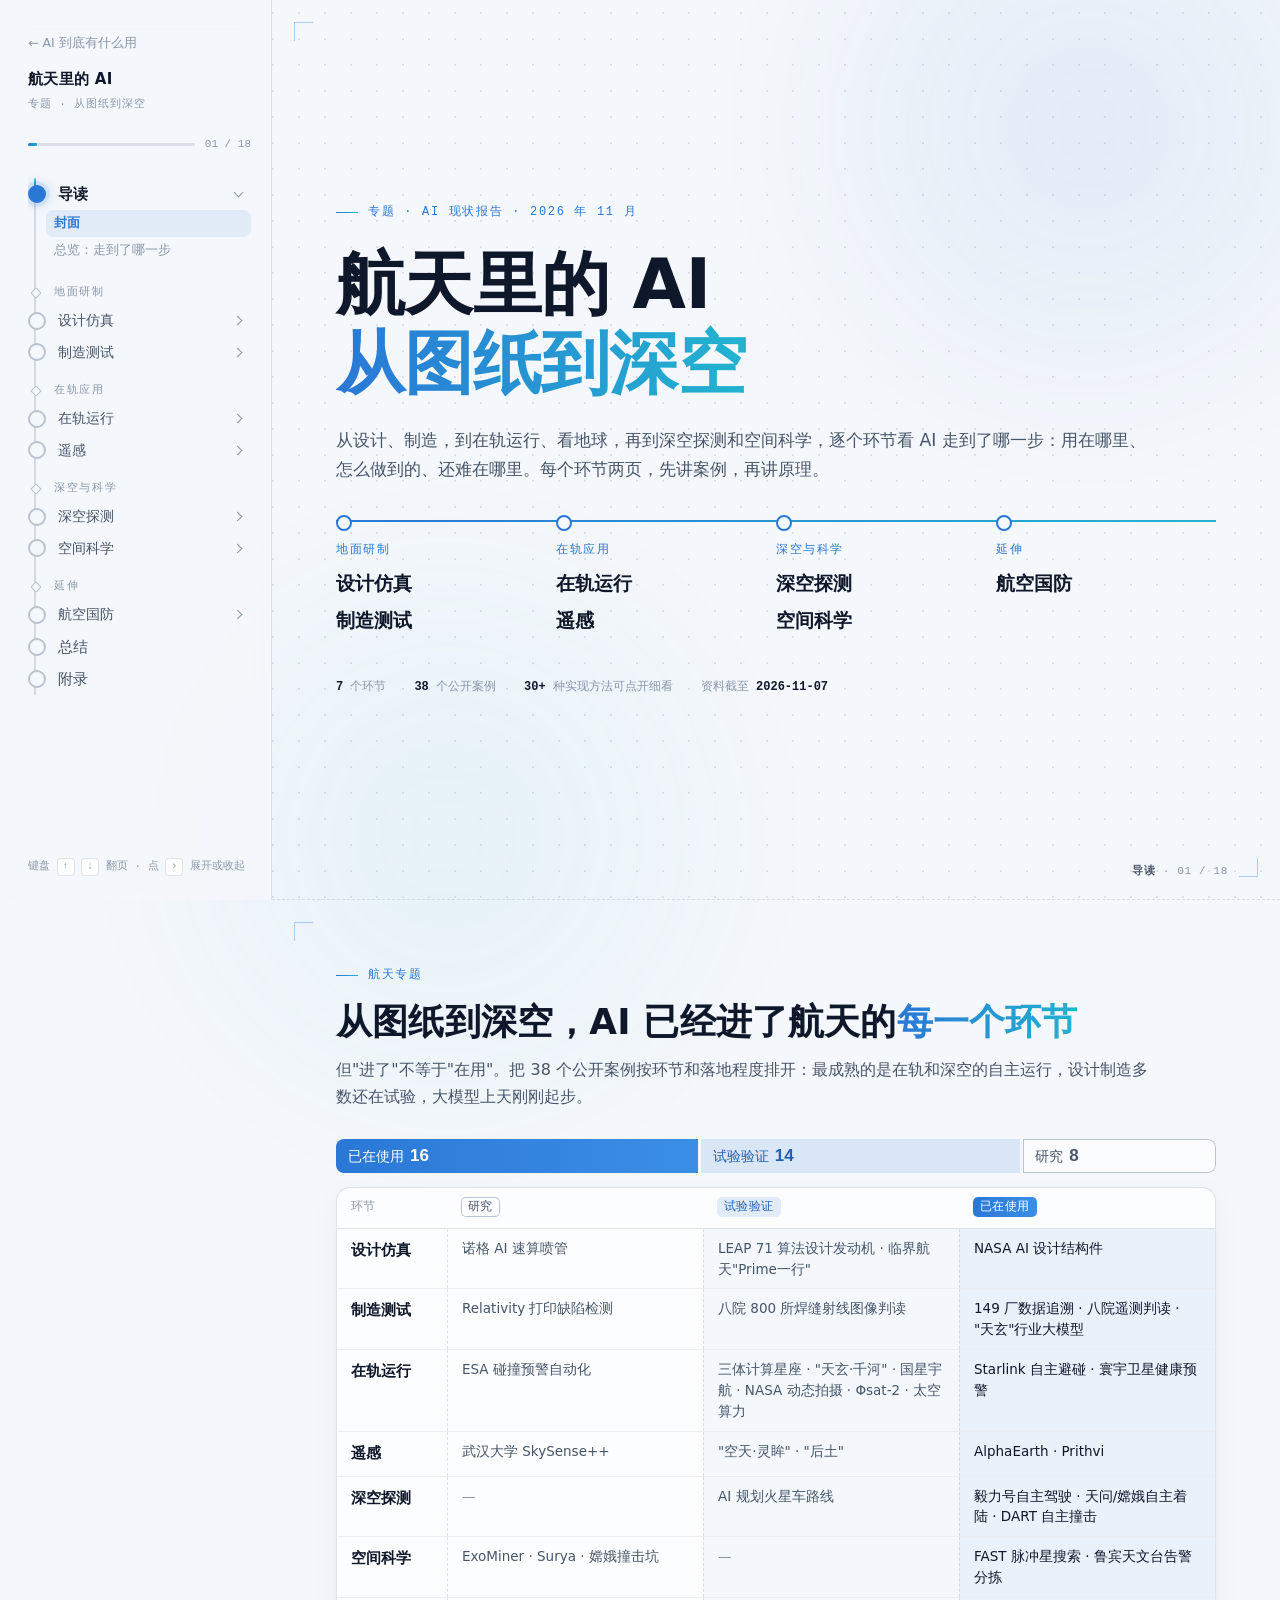
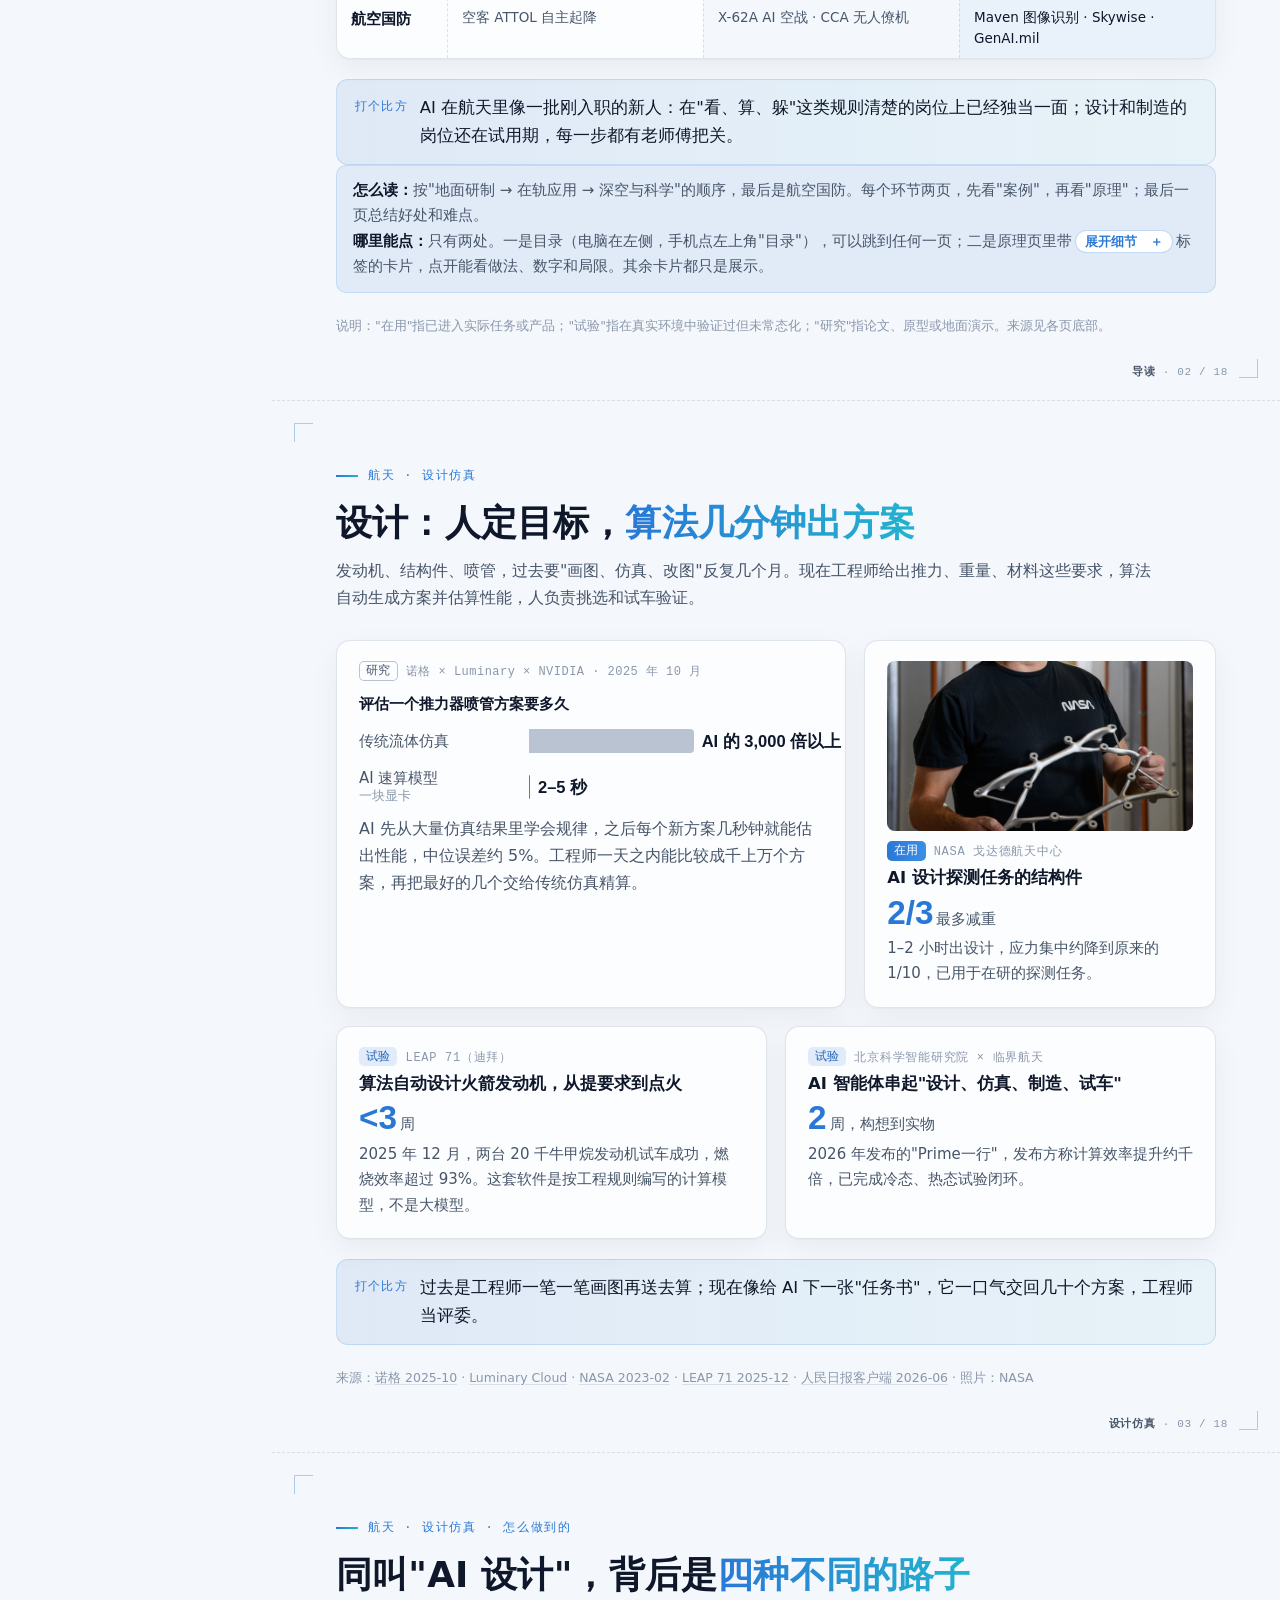
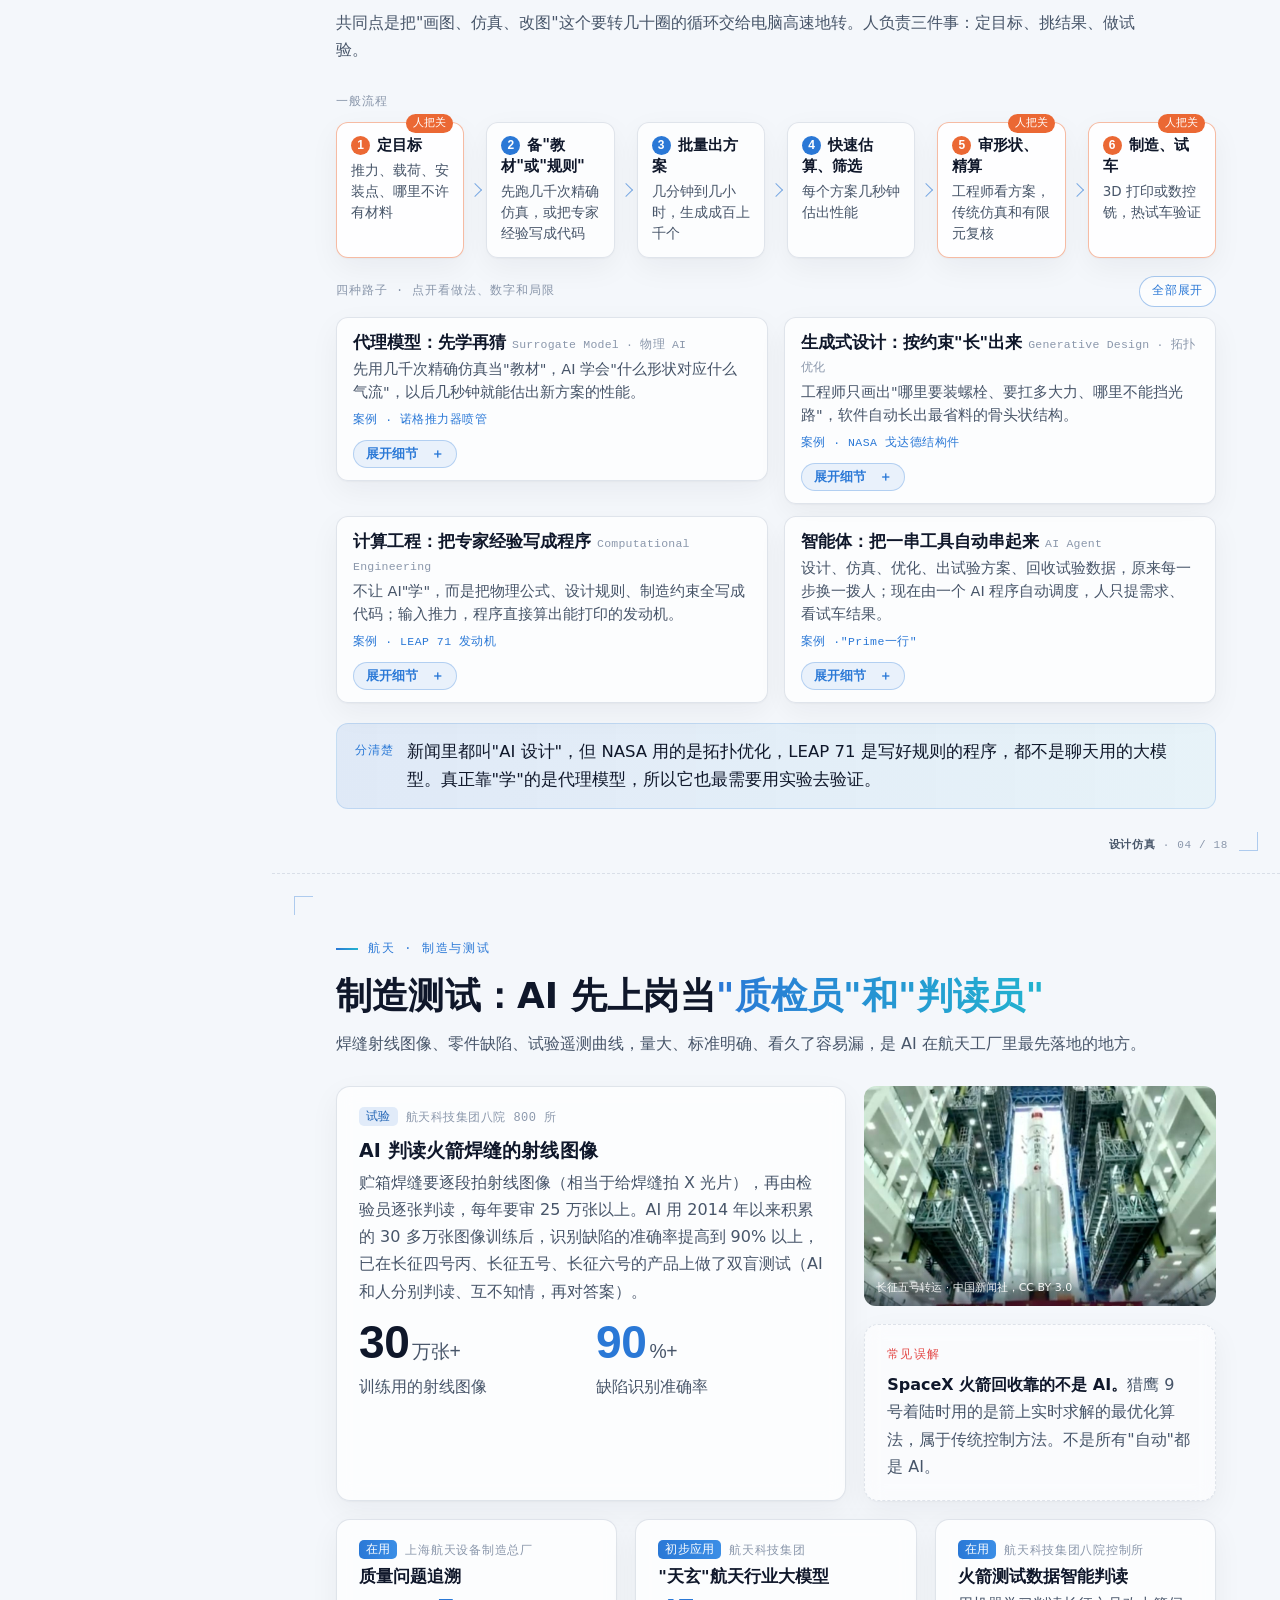
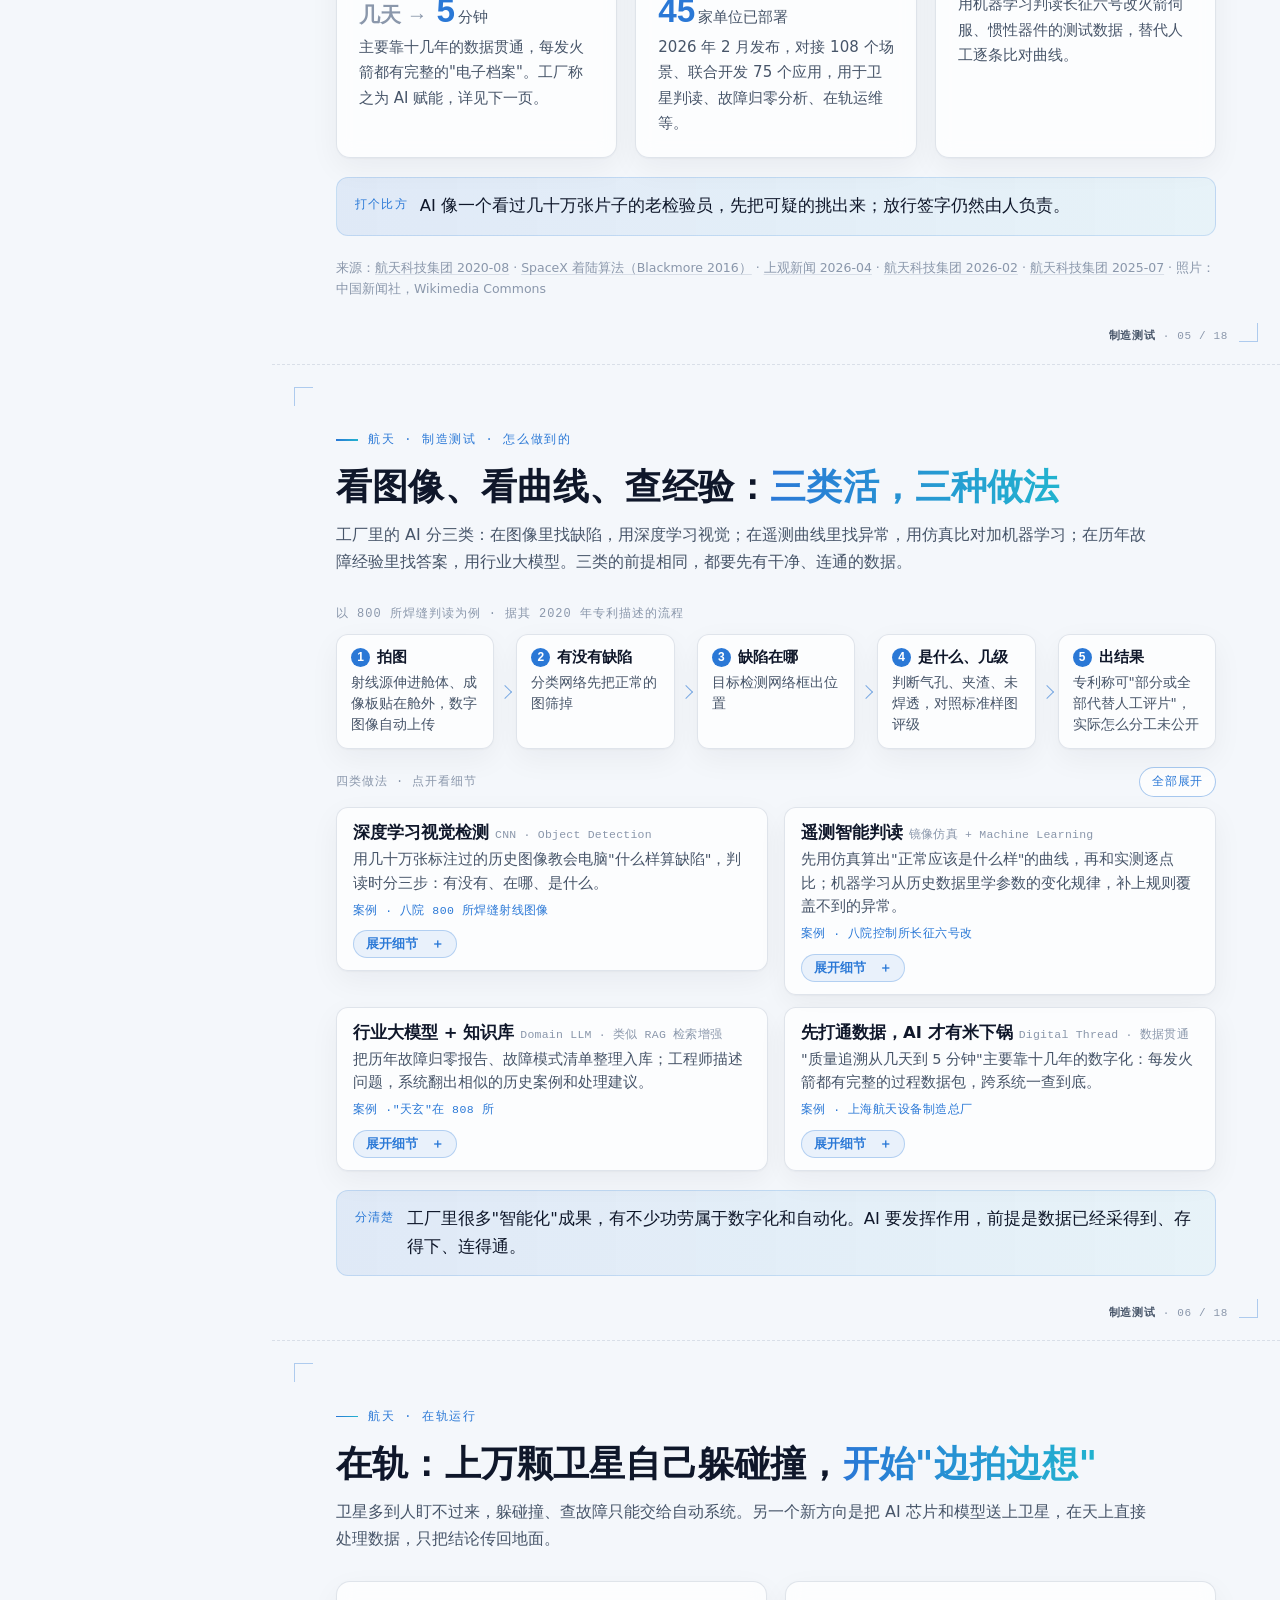
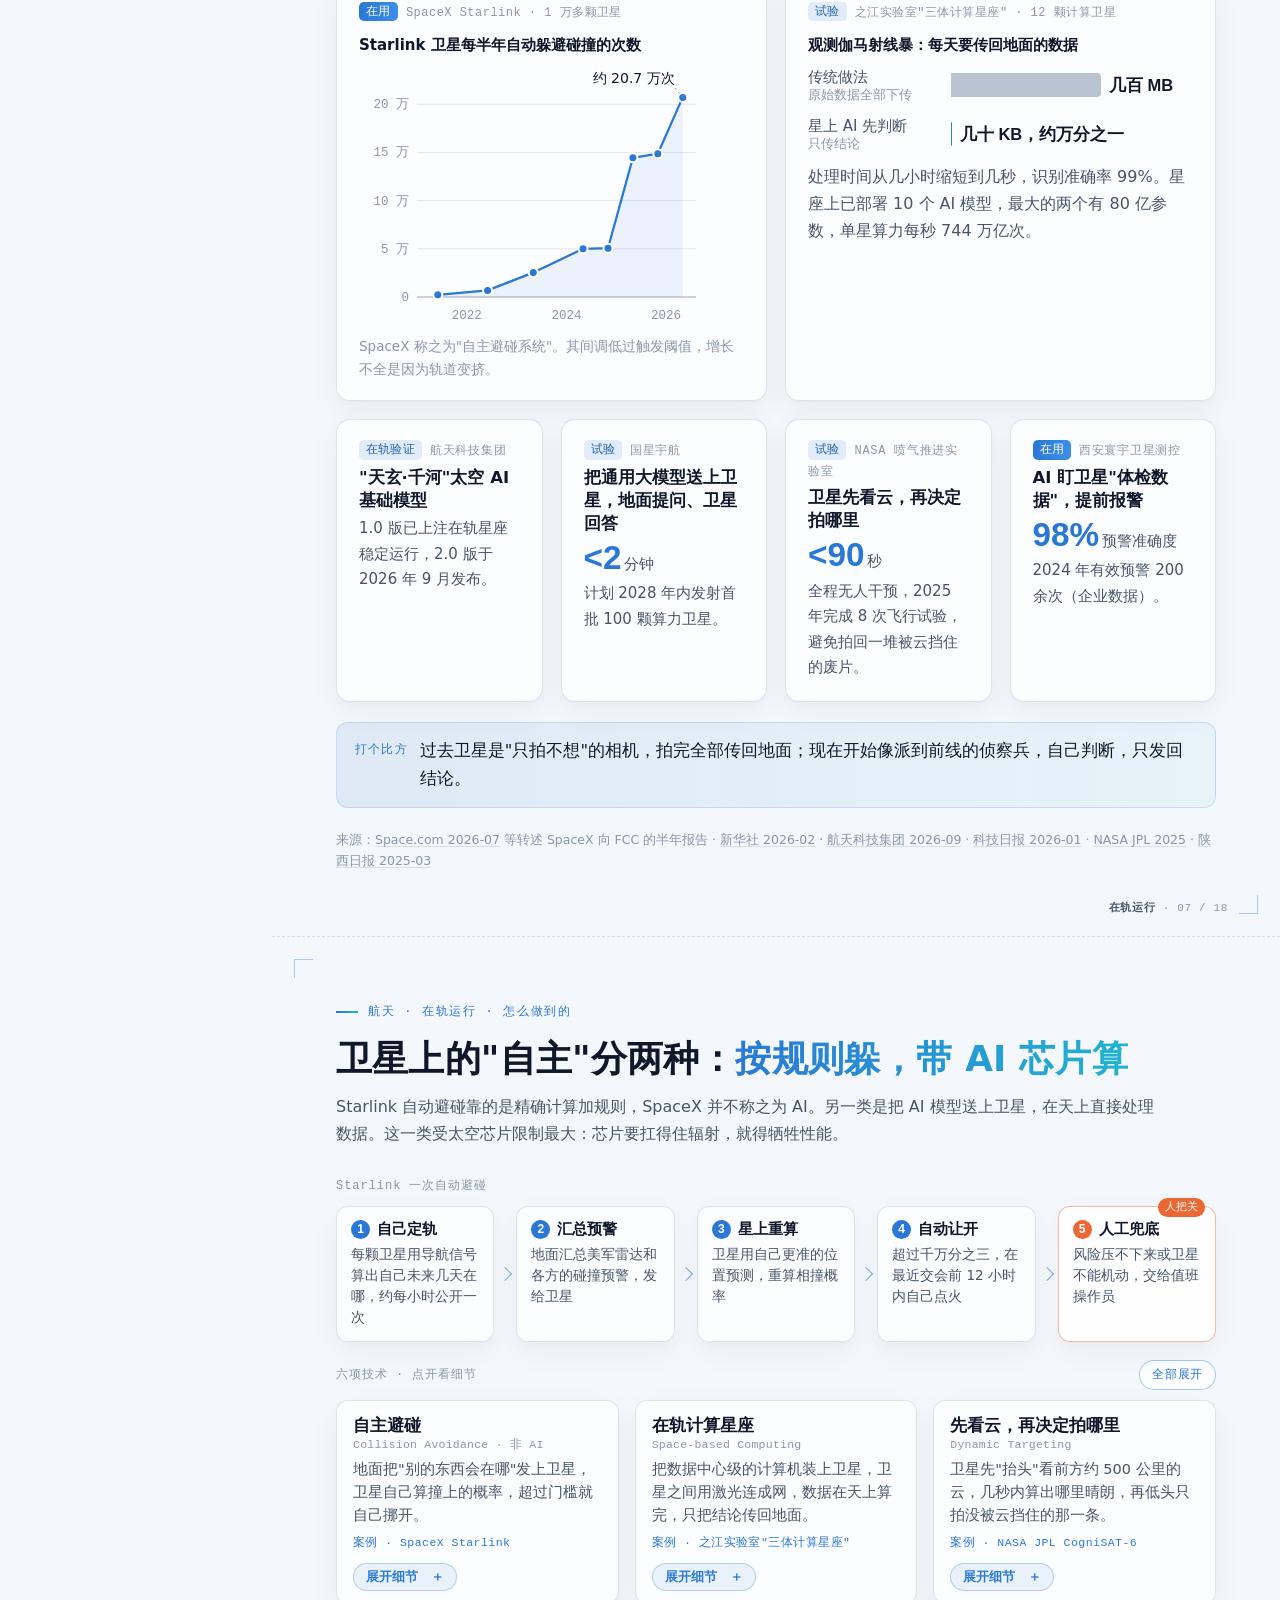
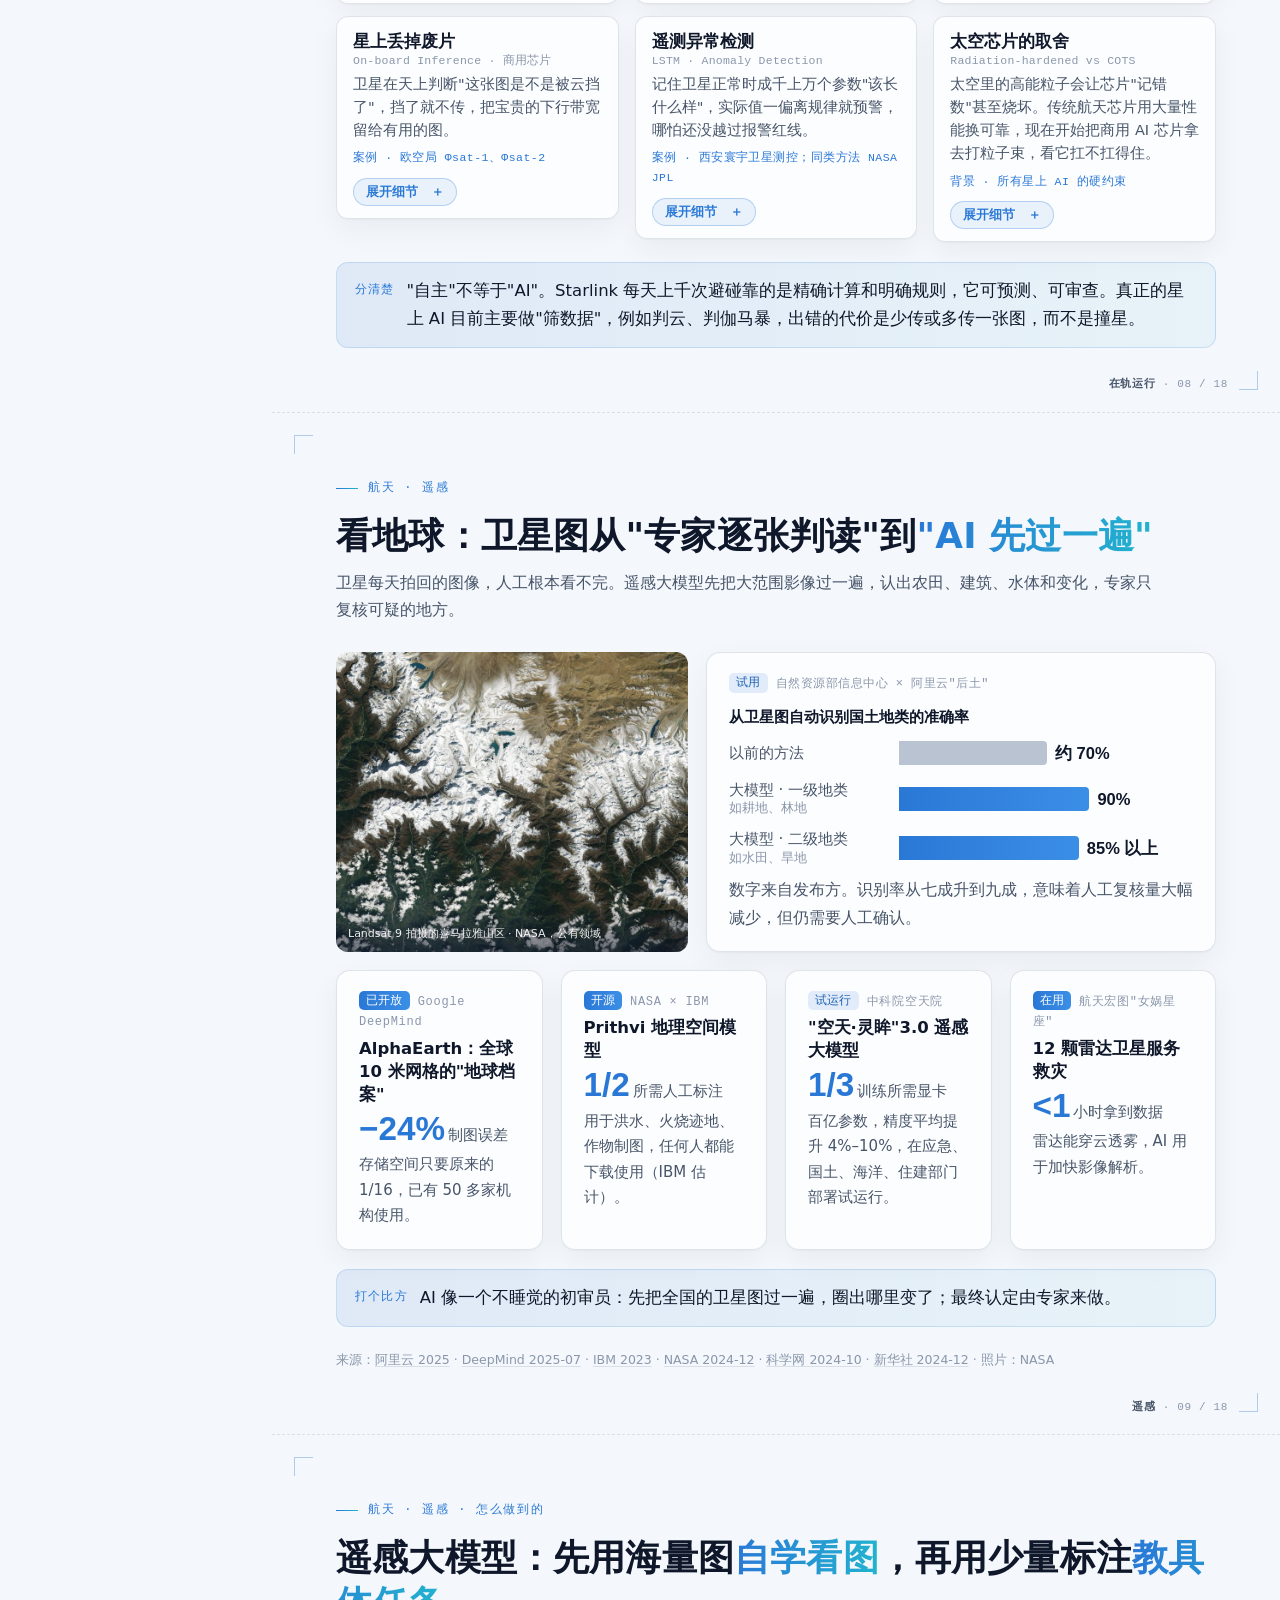
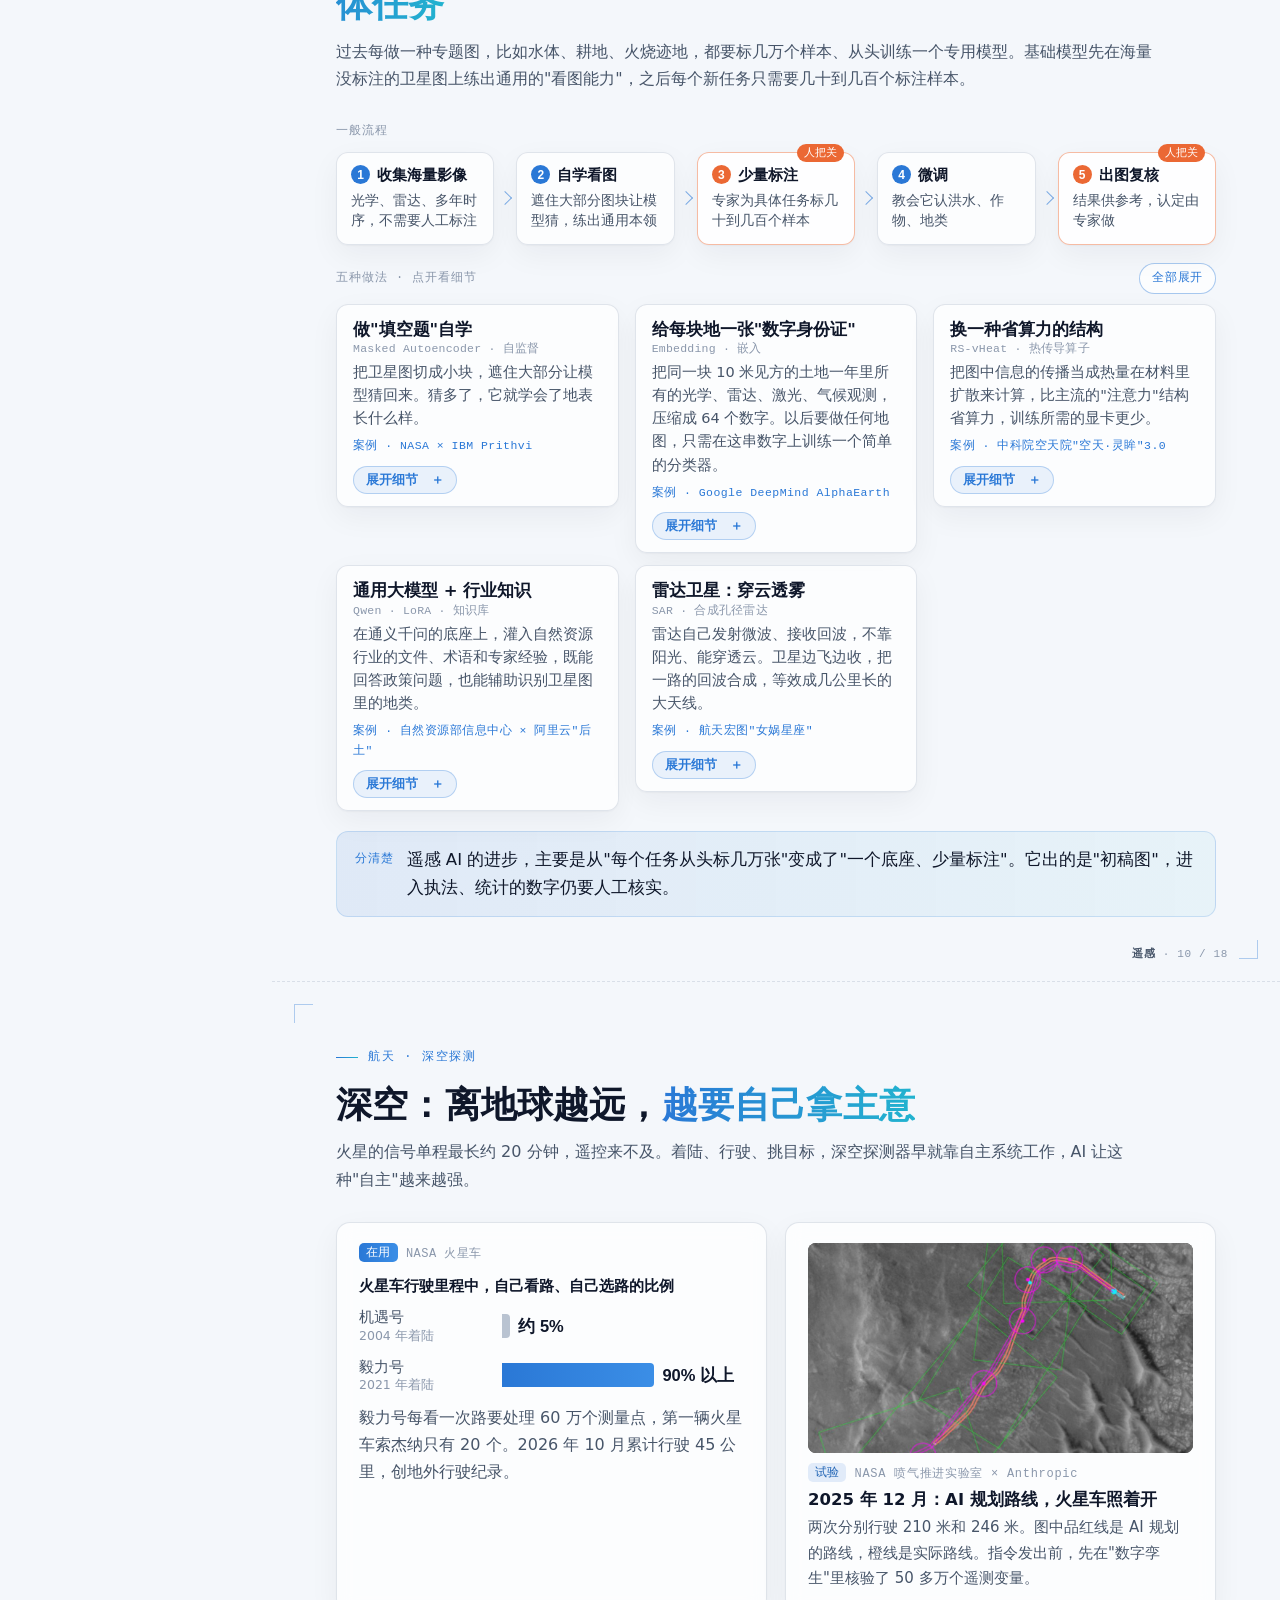
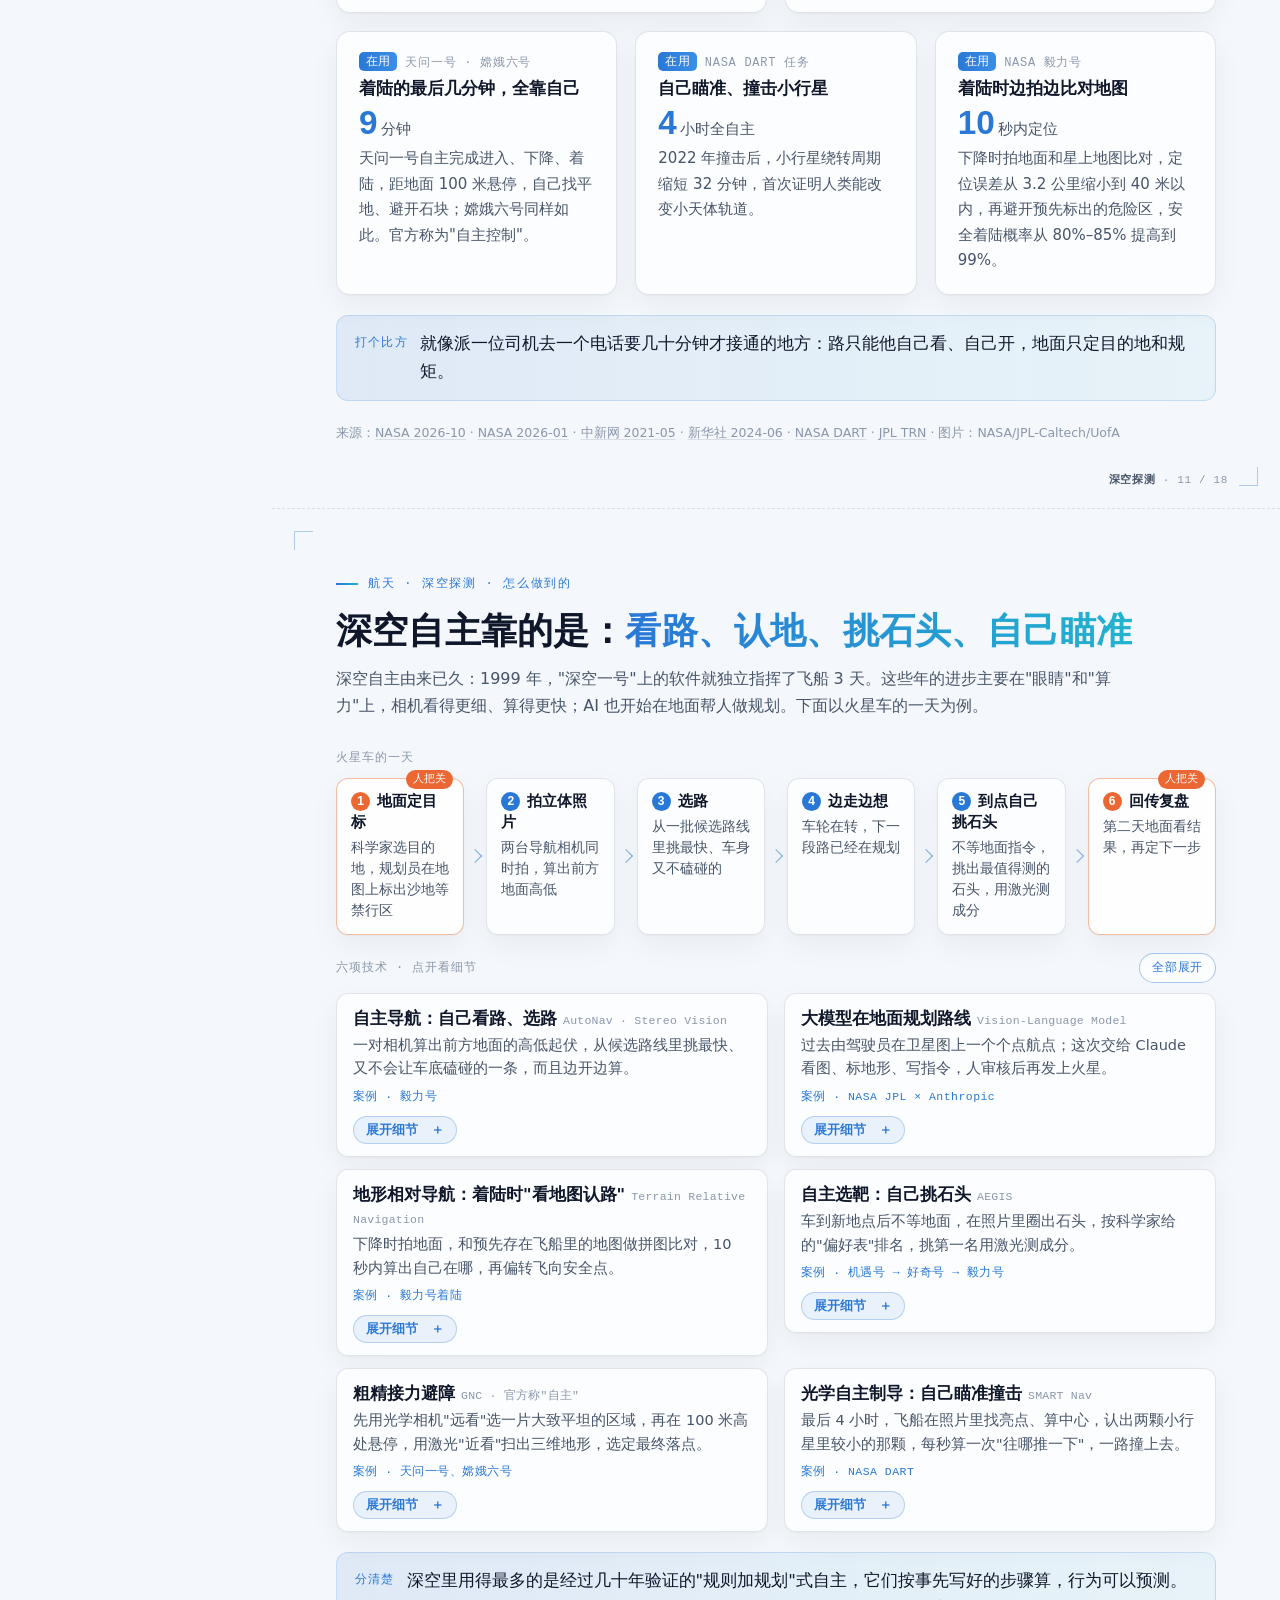
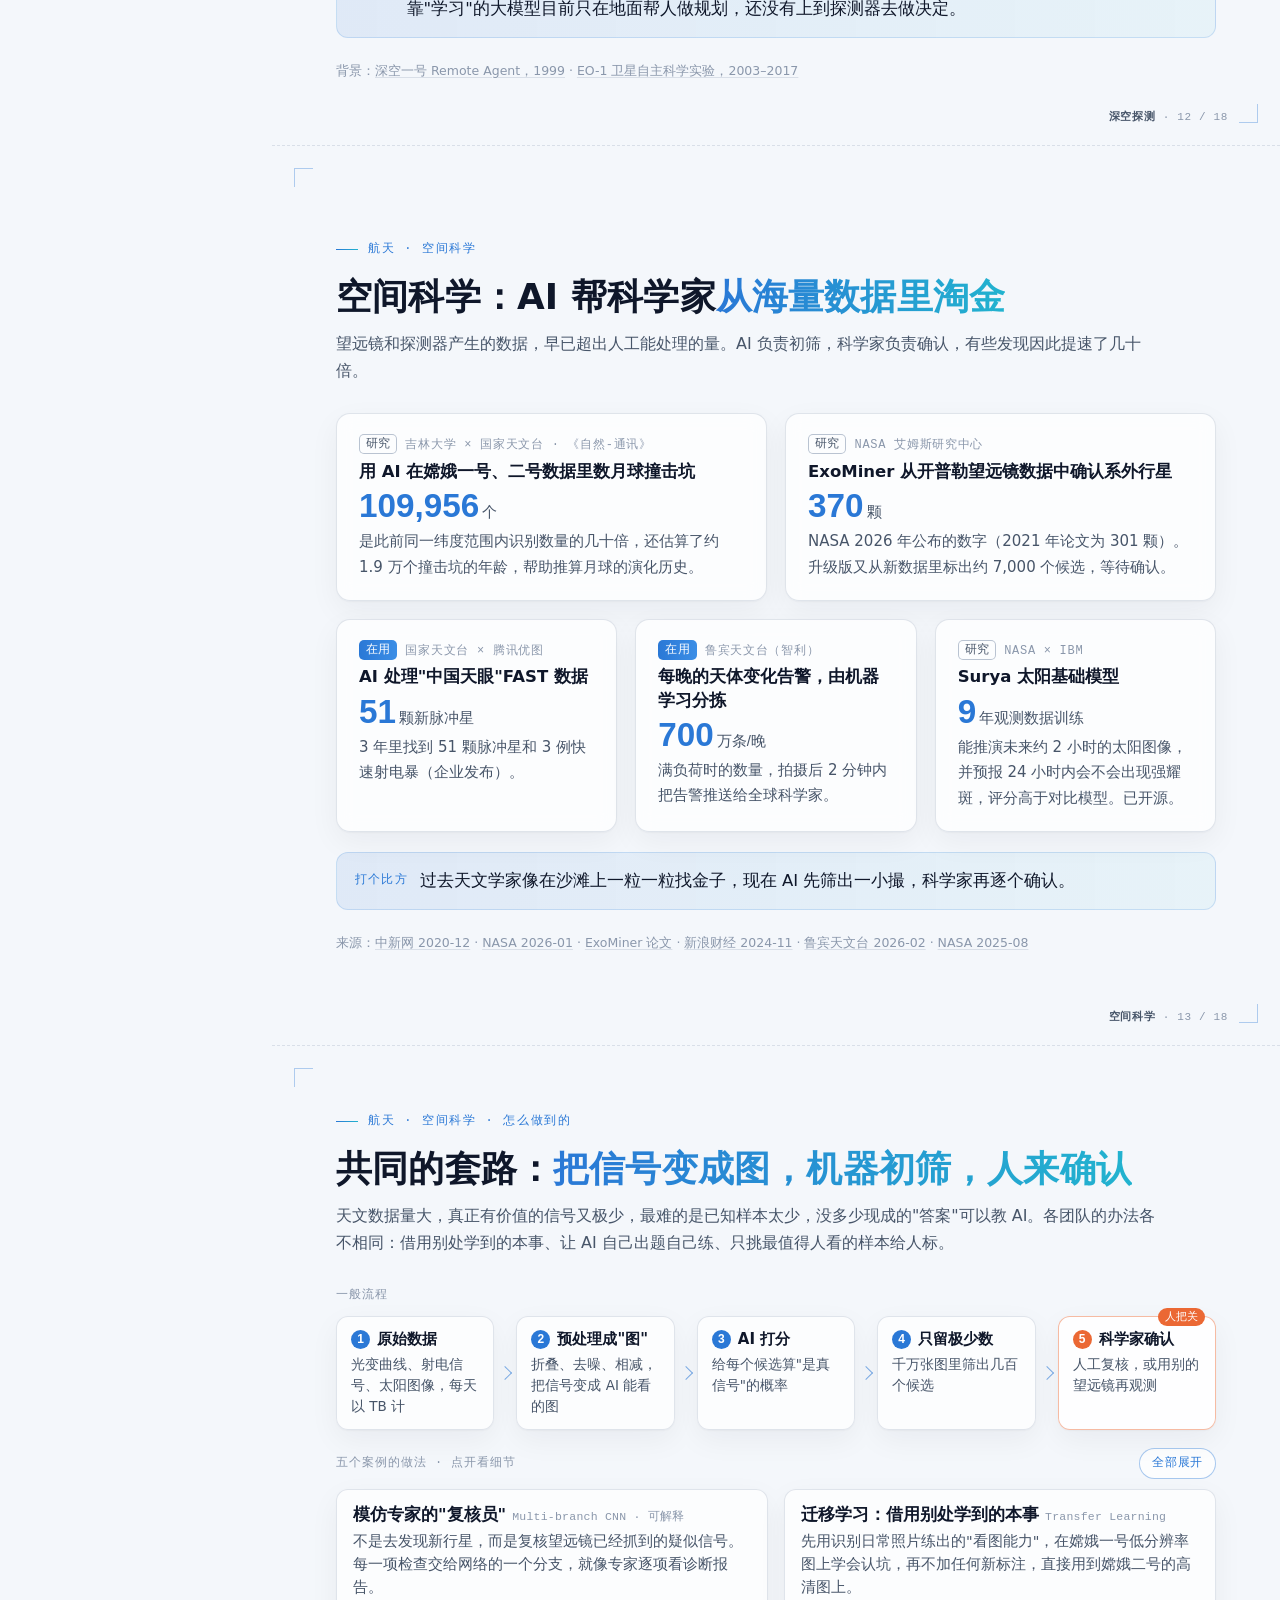
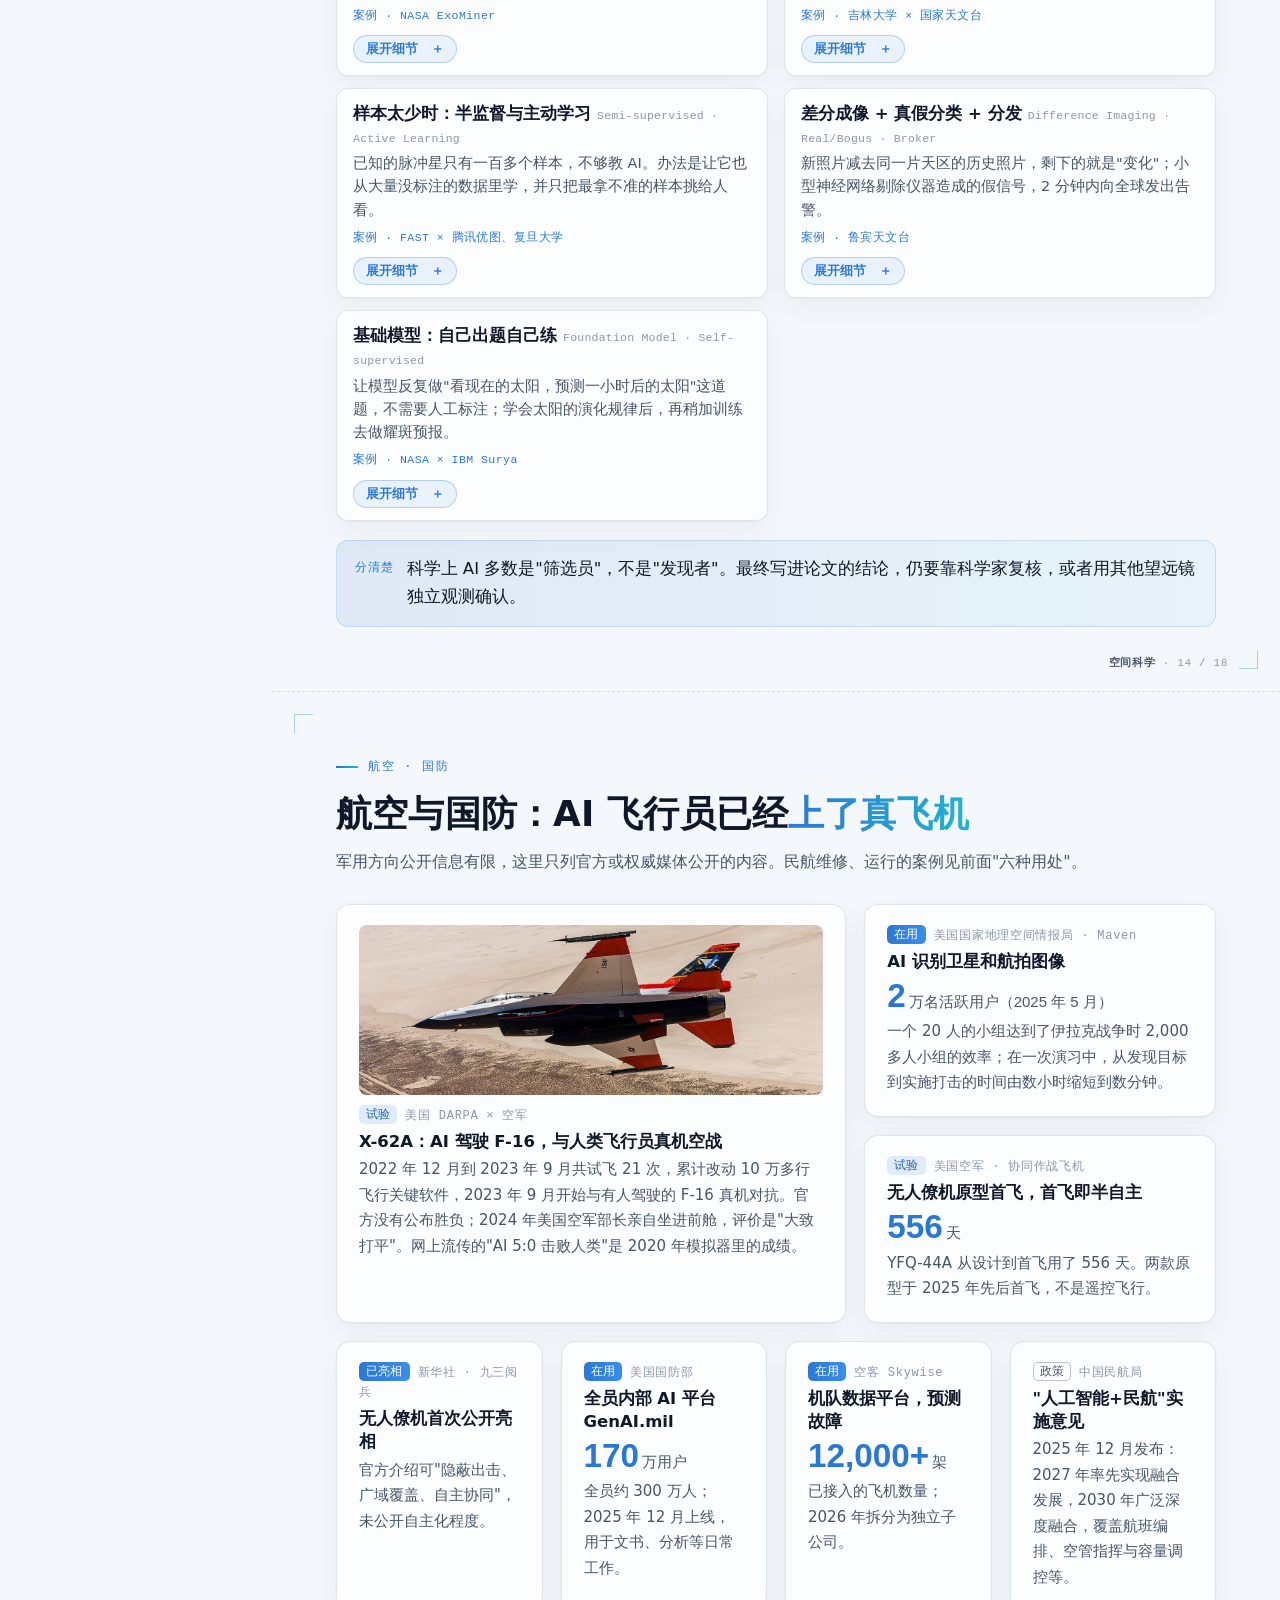
<file: space.html>
<!DOCTYPE html>
<html lang="zh-CN">
<head>
<meta charset="utf-8">
<meta name="viewport" content="width=device-width, initial-scale=1">
<title>航天里的 AI：从图纸到深空</title>
<meta name="description" content="写给没有技术背景的朋友：AI 在航天设计、制造、在轨运行、遥感、深空探测、空间科学和航空国防里的真实案例、实现方式与难点。资料截至 2026 年 11 月。">
<link rel="stylesheet" href="css/style.css">
</head>
<body>
<div class="backdrop" aria-hidden="true"></div>

<nav class="toc" id="toc" aria-label="目录">
  <button type="button" class="toc-close" aria-label="关闭目录">关闭</button>
  <a class="toc-back" href="index.html">← AI 到底有什么用</a>
  <a class="toc-brand" href="#cover">航天里的 AI<span>专题 · 从图纸到深空</span></a>
  <div class="toc-progress"><div class="toc-progress-track"><div class="toc-progress-fill"></div></div><span class="toc-progress-text">01 / 01</span></div>
  <div class="toc-scroll"><ol class="toc-list"></ol></div>
  <div class="toc-hint">键盘 <kbd>↑</kbd> <kbd>↓</kbd> 翻页 · 点 <kbd>›</kbd> 展开或收起</div>
</nav>
<div class="toc-scrim" aria-hidden="true"></div>

<div class="topbar">
  <button type="button" class="topbar-menu" aria-controls="toc" aria-expanded="false">目录</button>
  <span class="topbar-title"></span>
  <span class="topbar-count"></span>
  <i class="topbar-progress"></i>
</div>

<main>

<!-- ==================== 导读 ==================== -->
<section class="slide cover space-cover" id="cover" data-chapter="导读" data-title="封面">
  <div class="slide-inner">
    <div class="kicker reveal">专题 · AI 现状报告 · 2026 年 11 月</div>
    <h1 class="reveal d1">航天里的 AI<br><em class="hl">从图纸到深空</em></h1>
    <p class="lede reveal d2">从设计、制造，到在轨运行、看地球，再到深空探测和空间科学，逐个环节看 AI 走到了哪一步：用在哪里、怎么做到的、还难在哪里。每个环节两页，先讲案例，再讲原理。</p>
    <ol class="cover-map reveal d3" aria-label="专题的 7 个环节">
      <li><span class="phase">地面研制</span><b>设计仿真</b><b>制造测试</b></li>
      <li><span class="phase">在轨应用</span><b>在轨运行</b><b>遥感</b></li>
      <li><span class="phase">深空与科学</span><b>深空探测</b><b>空间科学</b></li>
      <li><span class="phase">延伸</span><b>航空国防</b></li>
    </ol>
    <div class="cover-meta reveal d4">
      <span><b>7</b> 个环节</span>
      <span><b>38</b> 个公开案例</span>
      <span><b>30+</b> 种实现方法可点开细看</span>
      <span>资料截至 <b>2026-11-07</b></span>
    </div>
  </div>
</section>

<section class="slide" id="space" data-chapter="导读" data-title="总览：走到了哪一步">
  <div class="slide-inner">
    <header class="slide-head">
      <div class="kicker reveal">航天专题</div>
      <h2 class="reveal d1">从图纸到深空，AI 已经进了航天的<em class="hl">每一个环节</em></h2>
      <p class="lede reveal d2">但"进了"不等于"在用"。把 38 个公开案例按环节和落地程度排开：最成熟的是在轨和深空的自主运行，设计制造多数还在试验，大模型上天刚刚起步。</p>
    </header>
    <div class="m-stack reveal d2" aria-label="38 个案例中，在用 16 个，试验 14 个，研究 8 个">
      <i class="t-use" style="flex:16">已在使用 <b>16</b></i><i class="t-try" style="flex:14">试验验证 <b>14</b></i><i class="t-res" style="flex:8">研究 <b>8</b></i>
    </div>
    <div class="maturity reveal d3">
      <div class="m-head"><span>环节</span><span><i class="tag t-res">研究</i></span><span><i class="tag t-try">试验验证</i></span><span><i class="tag t-use">已在使用</i></span></div>
      <div class="m-row"><b>设计仿真</b><span data-stage="研究">诺格 AI 速算喷管</span><span data-stage="试验">LEAP 71 算法设计发动机 · 临界航天"Prime一行"</span><span data-stage="在用">NASA AI 设计结构件</span></div>
      <div class="m-row"><b>制造测试</b><span data-stage="研究">Relativity 打印缺陷检测</span><span data-stage="试验">八院 800 所焊缝射线图像判读</span><span data-stage="在用">149 厂数据追溯 · 八院遥测判读 · "天玄"行业大模型</span></div>
      <div class="m-row"><b>在轨运行</b><span data-stage="研究">ESA 碰撞预警自动化</span><span data-stage="试验">三体计算星座 · "天玄·千河" · 国星宇航 · NASA 动态拍摄 · Φsat-2 · 太空算力</span><span data-stage="在用">Starlink 自主避碰 · 寰宇卫星健康预警</span></div>
      <div class="m-row"><b>遥感</b><span data-stage="研究">武汉大学 SkySense++</span><span data-stage="试验">"空天·灵眸" · "后土"</span><span data-stage="在用">AlphaEarth · Prithvi</span></div>
      <div class="m-row"><b>深空探测</b><span data-stage="研究" class="empty">—</span><span data-stage="试验">AI 规划火星车路线</span><span data-stage="在用">毅力号自主驾驶 · 天问/嫦娥自主着陆 · DART 自主撞击</span></div>
      <div class="m-row"><b>空间科学</b><span data-stage="研究">ExoMiner · Surya · 嫦娥撞击坑</span><span data-stage="试验" class="empty">—</span><span data-stage="在用">FAST 脉冲星搜索 · 鲁宾天文台告警分拣</span></div>
      <div class="m-row"><b>航空国防</b><span data-stage="研究">空客 ATTOL 自主起降</span><span data-stage="试验">X-62A AI 空战 · CCA 无人僚机</span><span data-stage="在用">Maven 图像识别 · Skywise · GenAI.mil</span></div>
    </div>
    <p class="say reveal d4"><b>打个比方</b>AI 在航天里像一批刚入职的新人：在"看、算、躲"这类规则清楚的岗位上已经独当一面；设计和制造的岗位还在试用期，每一步都有老师傅把关。</p>
    <p class="note reveal d5"><b>怎么读：</b>按"地面研制 → 在轨应用 → 深空与科学"的顺序，最后是航空国防。每个环节两页，先看"案例"，再看"原理"；最后一页总结好处和难点。<br><b>哪里能点：</b>只有两处。一是目录（电脑在左侧，手机点左上角"目录"），可以跳到任何一页；二是原理页里带<span class="cue-sample">展开细节　＋</span>标签的卡片，点开能看做法、数字和局限。其余卡片都只是展示。</p>
    <div class="src reveal d5">说明："在用"指已进入实际任务或产品；"试验"指在真实环境中验证过但未常态化；"研究"指论文、原型或地面演示。来源见各页底部。</div>
  </div>
</section>

<section class="slide" id="space-design" data-phase="地面研制" data-kind="案例" data-chapter="设计仿真" data-title="人定目标，算法出方案">
  <div class="slide-inner">
    <header class="slide-head">
      <div class="kicker reveal">航天 · 设计仿真</div>
      <h2 class="reveal d1">设计：人定目标，<em class="hl">算法几分钟出方案</em></h2>
      <p class="lede reveal d2">发动机、结构件、喷管，过去要"画图、仿真、改图"反复几个月。现在工程师给出推力、重量、材料这些要求，算法自动生成方案并估算性能，人负责挑选和试车验证。</p>
    </header>
    <div class="grid g-wide-left">
      <div class="card reveal d2">
        <div class="who-line"><i class="tag t-res">研究</i>诺格 × Luminary × NVIDIA · 2025 年 10 月</div>
        <div class="chart" data-chart="bars"><script type="application/json">{"title":"评估一个推力器喷管方案要多久","max":3000,"usable":56,"items":[{"label":"传统流体仿真","value":3000,"display":"AI 的 3,000 倍以上"},{"label":"AI 速算模型","sub":"一块显卡","value":1,"display":"2–5 秒","hi":true}]}</script></div>
        <p style="margin-top:10px">AI 先从大量仿真结果里学会规律，之后每个新方案几秒钟就能估出性能，中位误差约 5%。工程师一天之内能比较成千上万个方案，再把最好的几个交给传统仿真精算。</p>
      </div>
      <div class="card case reveal d3">
        <div class="thumb tall"><img src="img/nasa-evolved.jpg" alt="NASA 用 AI 设计的结构件" loading="lazy" style="object-position:center 72%"></div>
        <div class="who"><i class="tag t-use">在用</i>NASA 戈达德航天中心</div>
        <div class="what">AI 设计探测任务的结构件</div>
        <div class="fig">2/3<small>最多减重</small></div>
        <p>1–2 小时出设计，应力集中约降到原来的 1/10，已用于在研的探测任务。</p>
      </div>
    </div>
    <div class="grid g-2 swipe" style="margin-top:18px">
      <div class="card case reveal d3"><div class="who"><i class="tag t-try">试验</i>LEAP 71（迪拜）</div><div class="what">算法自动设计火箭发动机，从提要求到点火</div><div class="fig">&lt;3<small>周</small></div><p>2025 年 12 月，两台 20 千牛甲烷发动机试车成功，燃烧效率超过 93%。这套软件是按工程规则编写的计算模型，不是大模型。</p></div>
      <div class="card case reveal d4"><div class="who"><i class="tag t-try">试验</i>北京科学智能研究院 × 临界航天</div><div class="what">AI 智能体串起"设计、仿真、制造、试车"</div><div class="fig">2<small>周，构想到实物</small></div><p>2026 年发布的"Prime一行"，发布方称计算效率提升约千倍，已完成冷态、热态试验闭环。</p></div>
    </div>
    <p class="say reveal d5"><b>打个比方</b>过去是工程师一笔一笔画图再送去算；现在像给 AI 下一张"任务书"，它一口气交回几十个方案，工程师当评委。</p>
    <div class="src reveal d5">来源：<a href="https://news.northropgrumman.com/spacecraft/northrop-grumman-collaborates-on-ai-designed-spacecraft-propulsion-element">诺格 2025-10</a> · <a href="https://www.luminarycloud.com/blog/a-new-structural-advantage-how-physics-ai-is-transforming-spacecraft-design-at-northrop-grumman">Luminary Cloud</a> · <a href="https://www.nasa.gov/technology/goddard-tech/nasa-turns-to-ai-to-design-mission-hardware/">NASA 2023-02</a> · <a href="https://leap71.com/2025/12/11/leap-71-hot-fires-two-orbital-class-methalox-engines-designed-autonomously-by-noyron/">LEAP 71 2025-12</a> · <a href="https://finance.sina.com.cn/jjxw/2026-06-12/doc-iniccnfv0273398.shtml">人民日报客户端 2026-06</a> · 照片：NASA</div>
  </div>
</section>

<section class="slide" id="space-design-how" data-phase="地面研制" data-kind="原理" data-chapter="设计仿真" data-title="四种路子">
  <div class="slide-inner">
    <header class="slide-head">
      <div class="kicker reveal">航天 · 设计仿真 · 怎么做到的</div>
      <h2 class="reveal d1">同叫"AI 设计"，背后是<em class="hl">四种不同的路子</em></h2>
      <p class="lede reveal d2">共同点是把"画图、仿真、改图"这个要转几十圈的循环交给电脑高速地转。人负责三件事：定目标、挑结果、做试验。</p>
    </header>
    <div class="section-label reveal d2"><span>一般流程</span></div>
    <ol class="pipeline reveal d2">
      <li class="human"><b>定目标</b><span>推力、载荷、安装点、哪里不许有材料</span></li>
      <li><b>备"教材"或"规则"</b><span>先跑几千次精确仿真，或把专家经验写成代码</span></li>
      <li><b>批量出方案</b><span>几分钟到几小时，生成成百上千个</span></li>
      <li><b>快速估算、筛选</b><span>每个方案几秒钟估出性能</span></li>
      <li class="human"><b>审形状、精算</b><span>工程师看方案，传统仿真和有限元复核</span></li>
      <li class="human"><b>制造、试车</b><span>3D 打印或数控铣，热试车验证</span></li>
    </ol>
    <div class="section-label reveal d3"><span>四种路子 · 点开看做法、数字和局限</span><button type="button" class="expand-all">全部展开</button></div>
    <div class="more-grid reveal d3">
      <details class="more">
        <summary><span class="term">代理模型：先学再猜<small>Surrogate Model · 物理 AI</small></span><span class="gist">先用几千次精确仿真当"教材"，AI 学会"什么形状对应什么气流"，以后几秒钟就能估出新方案的性能。</span><span class="on-case">案例 · 诺格推力器喷管</span></summary>
        <div class="more-body">
          <h4>怎么做</h4>
          <ol>
            <li>先用风洞冷流实验数据校准流体仿真软件（CFD），确保"教材"本身是准的。</li>
            <li>在长度、面积比、喉部半径、室压 4 个参数上均匀撒点，每个点算一次高精度仿真，共约 2,000 次。</li>
            <li>用 NVIDIA 的神经算子模型（DoMINO）学习，九成数据训练、一成留作检验。</li>
            <li>部署在一块普通显卡上：工程师改一下形状，2–5 秒看到流场。</li>
          </ol>
          <h4>关键数字</h4>
          <ul class="figs">
            <li><b>约 2,000 次</b>精确仿真当教材</li>
            <li><b>2–5 秒</b>一次估算，原来要几小时</li>
            <li><b>5.2%</b>中位误差，最好的 1.6%</li>
            <li><b>0 件</b>截至 2026 年 3 月尚无实物</li>
          </ul>
          <p class="limit">只在"学过"的参数范围内可靠，超出范围准不准没有交代；发布方自己称之为概念验证。数字均为企业自述。</p>
          <p class="more-src">来源：<a href="https://luminary.ai/blog/a-new-structural-advantage-how-physics-ai-is-transforming-spacecraft-design-at-northrop-grumman">Luminary Cloud 2025-10</a> · <a href="https://docs.nvidia.com/physicsnemo/latest/physicsnemo/examples/cfd/external_aerodynamics/domino/README.html">NVIDIA DoMINO 文档</a> · <a href="https://digital.nationaldefensemagazine.org/march-2026/page-28">National Defense 2026-03</a></p>
        </div>
      </details>
      <details class="more">
        <summary><span class="term">生成式设计：按约束"长"出来<small>Generative Design · 拓扑优化</small></span><span class="gist">工程师只画出"哪里要装螺栓、要扛多大力、哪里不能挡光路"，软件自动长出最省料的骨头状结构。</span><span class="on-case">案例 · NASA 戈达德结构件</span></summary>
        <div class="more-body">
          <h4>怎么做</h4>
          <ol>
            <li>画出必须保留的安装面，以及光路、装配时手要伸进去的禁区。</li>
            <li>输入载荷和 NASA 标准（例如螺栓孔离边缘至少 1.5 倍孔径）。</li>
            <li>软件（Autodesk Fusion 360）约每分钟迭代一次，同时做受力分析，1–2 小时出方案；人工设计要 1–2 周迭代一次。</li>
            <li>工程师审形状。设计者原话："算法需要人眼"，否则有时会做得太薄。</li>
            <li>按 NASA 流程做有限元精算，再交给供应商五轴数控铣或 3D 打印。</li>
          </ol>
          <h4>关键数字</h4>
          <ul class="figs">
            <li><b>2 天 → 1 小时</b>两名专家 vs AI（望远镜支架）</li>
            <li><b>&lt;48 小时</b>从需求到铣好的金属件</li>
            <li><b>60+ 项</b>已有的应用</li>
            <li><b>10 倍+</b>开发时间和成本降低</li>
          </ul>
          <p class="limit">只适用于金属、塑料这类各向同性材料，复合材料不行；目前主要做中小型支架。形状像"外星骨头"，一些工程师看着不放心。这是传统优化算法，不是大模型。</p>
          <p class="more-src">来源：<a href="https://www.nasa.gov/technology/goddard-tech/nasa-turns-to-ai-to-design-mission-hardware/">NASA 2023-02</a> · <a href="https://science.nasa.gov/wp-content/uploads/2024/03/evolved-structures-ryan-mcclelland.pdf">NASA 演化结构件报告</a> · <a href="https://www.nasa.gov/podcasts/small-steps-giant-leaps/small-steps-giant-leaps-episode-92-evolved-structures/">NASA 播客 2022-09</a> · <a href="https://develop3d.com/ai/text-to-spaceship/">DEVELOP3D 2025-02</a></p>
        </div>
      </details>
      <details class="more">
        <summary><span class="term">计算工程：把专家经验写成程序<small>Computational Engineering</small></span><span class="gist">不让 AI"学"，而是把物理公式、设计规则、制造约束全写成代码；输入推力，程序直接算出能打印的发动机。</span><span class="on-case">案例 · LEAP 71 发动机</span></summary>
        <div class="more-body">
          <h4>怎么做</h4>
          <ol>
            <li>工程师给出规格：推力、推进剂、室压。</li>
            <li>软件 Noyron 按写好的规则算出几何形状、制造文件和性能预测。同样的输入一定得到同样的输出。</li>
            <li>用铜铬锆高温合金整体 3D 打印燃烧室和喷管。</li>
            <li>热试车，试车数据再用来修正规则。</li>
          </ol>
          <h4>关键数字</h4>
          <ul class="figs">
            <li><b>&lt;3 周</b>两台 20 千牛甲烷发动机，从规格到点火</li>
            <li><b>93%+</b>燃烧效率（钟形喷管）</li>
            <li><b>每 4 周</b>近 18 个月平均热试一台新发动机</li>
            <li><b>1 次</b>塞式喷管因启动问题只点了一次火</li>
          </ul>
          <p class="limit">每一类零件的规则都要专家逐条写进程序，换新品类成本高；软件闭源。数字为企业自述。</p>
          <p class="more-src">来源：<a href="https://leap71.com/2025/12/11/leap-71-hot-fires-two-orbital-class-methalox-engines-designed-autonomously-by-noyron/">LEAP 71 2025-12</a> · <a href="https://leap71.com/2023/10/18/introducing-picogk-an-open-source-kernel-for-computational-engineering/">PicoGK 开源几何内核</a></p>
        </div>
      </details>
      <details class="more">
        <summary><span class="term">智能体：把一串工具自动串起来<small>AI Agent</small></span><span class="gist">设计、仿真、优化、出试验方案、回收试验数据，原来每一步换一拨人；现在由一个 AI 程序自动调度，人只提需求、看试车结果。</span><span class="on-case">案例 ·"Prime一行"</span></summary>
        <div class="more-body">
          <h4>怎么做</h4>
          <ol>
            <li>按需求自动生成设计，做参数化建模。</li>
            <li>调用燃烧仿真平台 DeepFlame 等，把燃烧、流动、结构放在一起算。</li>
            <li>多目标优化，在推力、重量、冷却之间权衡，筛出候选方案。</li>
            <li>生成试验方案，金属 3D 打印，做冷态和热态试验。</li>
            <li>试验误差回传，进入下一轮。</li>
          </ol>
          <h4>关键数字</h4>
          <ul class="figs">
            <li><b>约 2 周</b>从构想到实物验证</li>
            <li><b>约千倍</b>计算效率提升（比较基准未公开）</li>
            <li><b>2.5 吨</b>推力的发动机正在试制</li>
          </ul>
          <p class="limit">除 DeepFlame 外，各模块用了什么模型和软件都没有公开；信息主要来自发布方和融资新闻稿，不同报道对合作单位的说法也不一致。</p>
          <p class="more-src">来源：<a href="http://finance.people.com.cn/n1/2026/0615/c1004-40740484.html">人民网 2026-06</a> · <a href="https://finance.sina.com.cn/jjxw/2026-06-12/doc-iniccnfv0273398.shtml">人民日报客户端 2026-06</a> · <a href="https://news.pedaily.cn/202607/566378.shtml">投资界 2026-07</a></p>
        </div>
      </details>
    </div>
    <p class="say reveal d4"><b>分清楚</b>新闻里都叫"AI 设计"，但 NASA 用的是拓扑优化，LEAP 71 是写好规则的程序，都不是聊天用的大模型。真正靠"学"的是代理模型，所以它也最需要用实验去验证。</p>
  </div>
</section>

<section class="slide" id="space-make" data-phase="地面研制" data-kind="案例" data-chapter="制造测试" data-title="AI 当质检员">
  <div class="slide-inner">
    <header class="slide-head">
      <div class="kicker reveal">航天 · 制造与测试</div>
      <h2 class="reveal d1">制造测试：AI 先上岗当<em class="hl">"质检员"和"判读员"</em></h2>
      <p class="lede reveal d2">焊缝射线图像、零件缺陷、试验遥测曲线，量大、标准明确、看久了容易漏，是 AI 在航天工厂里最先落地的地方。</p>
    </header>
    <div class="grid g-wide-left">
      <div class="card reveal d2">
        <div class="who-line"><i class="tag t-try">试验</i>航天科技集团八院 800 所</div>
        <h3>AI 判读火箭焊缝的射线图像</h3>
        <p>贮箱焊缝要逐段拍射线图像（相当于给焊缝拍 X 光片），再由检验员逐张判读，每年要审 25 万张以上。AI 用 2014 年以来积累的 30 多万张图像训练后，识别缺陷的准确率提高到 90% 以上，已在长征四号丙、长征五号、长征六号的产品上做了双盲测试（AI 和人分别判读、互不知情，再对答案）。</p>
        <div class="grid g-2 mini-stats" style="gap:10px;margin-top:12px">
          <div class="stat"><div class="num"><span class="count" data-to="30">30</span><small>万张+</small></div><p>训练用的射线图像</p></div>
          <div class="stat"><div class="num accent-num"><span class="count" data-to="90">90</span><small>%+</small></div><p>缺陷识别准确率</p></div>
        </div>
      </div>
      <div class="stack">
        <figure class="photo h-220 reveal d3"><img src="img/cz5.jpg" alt="长征五号火箭垂直转运" loading="lazy"><figcaption>长征五号转运 · 中国新闻社，CC BY 3.0</figcaption></figure>
        <div class="card myth reveal d4"><div class="label">常见误解</div><p><b>SpaceX 火箭回收靠的不是 AI。</b>猎鹰 9 号着陆时用的是箭上实时求解的最优化算法，属于传统控制方法。不是所有"自动"都是 AI。</p></div>
      </div>
    </div>
    <div class="grid g-3 swipe" style="margin-top:18px">
      <div class="card case reveal d3"><div class="who"><i class="tag t-use">在用</i>上海航天设备制造总厂</div><div class="what">质量问题追溯</div><div class="fig"><span class="from">几天 →</span> 5<small>分钟</small></div><p>主要靠十几年的数据贯通，每发火箭都有完整的"电子档案"。工厂称之为 AI 赋能，详见下一页。</p></div>
      <div class="card case reveal d4"><div class="who"><i class="tag t-use">初步应用</i>航天科技集团</div><div class="what">"天玄"航天行业大模型</div><div class="fig">45<small>家单位已部署</small></div><p>2026 年 2 月发布，对接 108 个场景、联合开发 75 个应用，用于卫星判读、故障归零分析、在轨运维等。</p></div>
      <div class="card case reveal d5"><div class="who"><i class="tag t-use">在用</i>航天科技集团八院控制所</div><div class="what">火箭测试数据智能判读</div><p>用机器学习判读长征六号改火箭伺服、惯性器件的测试数据，替代人工逐条比对曲线。</p></div>
    </div>
    <p class="say reveal d5"><b>打个比方</b>AI 像一个看过几十万张片子的老检验员，先把可疑的挑出来；放行签字仍然由人负责。</p>
    <div class="src reveal d5">来源：<a href="https://www.spacechina.com/n25/n2014789/n2014809/c2996358/content.html">航天科技集团 2020-08</a> · <a href="http://larsblackmore.com/nae_bridge_2016.pdf">SpaceX 着陆算法（Blackmore 2016）</a> · <a href="https://export.shobserver.com/baijiahao/html/1099486.html">上观新闻 2026-04</a> · <a href="https://www.spacechina.com/n25/n2018089/n2530233/c4549761/content.html">航天科技集团 2026-02</a> · <a href="https://www.spacechina.com/n25/n2014789/n2014809/c4375981/content.html">航天科技集团 2025-07</a> · 照片：中国新闻社，Wikimedia Commons</div>
  </div>
</section>

<section class="slide" id="space-make-how" data-phase="地面研制" data-kind="原理" data-chapter="制造测试" data-title="看图像、看曲线、查经验">
  <div class="slide-inner">
    <header class="slide-head">
      <div class="kicker reveal">航天 · 制造测试 · 怎么做到的</div>
      <h2 class="reveal d1">看图像、看曲线、查经验：<em class="hl">三类活，三种做法</em></h2>
      <p class="lede reveal d2">工厂里的 AI 分三类：在图像里找缺陷，用深度学习视觉；在遥测曲线里找异常，用仿真比对加机器学习；在历年故障经验里找答案，用行业大模型。三类的前提相同，都要先有干净、连通的数据。</p>
    </header>
    <div class="section-label reveal d2"><span>以 800 所焊缝判读为例 · 据其 2020 年专利描述的流程</span></div>
    <ol class="pipeline reveal d2">
      <li><b>拍图</b><span>射线源伸进舱体、成像板贴在舱外，数字图像自动上传</span></li>
      <li><b>有没有缺陷</b><span>分类网络先把正常的图筛掉</span></li>
      <li><b>缺陷在哪</b><span>目标检测网络框出位置</span></li>
      <li><b>是什么、几级</b><span>判断气孔、夹渣、未焊透，对照标准样图评级</span></li>
      <li><b>出结果</b><span>专利称可"部分或全部代替人工评片"，实际怎么分工未公开</span></li>
    </ol>
    <div class="section-label reveal d3"><span>四类做法 · 点开看细节</span><button type="button" class="expand-all">全部展开</button></div>
    <div class="more-grid reveal d3">
      <details class="more">
        <summary><span class="term">深度学习视觉检测<small>CNN · Object Detection</small></span><span class="gist">用几十万张标注过的历史图像教会电脑"什么样算缺陷"，判读时分三步：有没有、在哪、是什么。</span><span class="on-case">案例 · 八院 800 所焊缝射线图像</span></summary>
        <div class="more-body">
          <h4>怎么做</h4>
          <p>2014 年起，焊缝检测从胶片改为数字成像板直接出图，积累了 30 多万张数字射线图像，成为训练数据。专利中的三段式方案是：卷积神经网络（VGG、ResNet 一类）判断有无缺陷，目标检测网络（YOLO、Faster R-CNN 一类）框出位置，再用分类网络判定类型和等级。上线前在长征四号丙、长征五号、长征六号上做了人机双盲对比。</p>
          <h4>关键数字</h4>
          <ul class="figs">
            <li><b>30 万张+</b>训练用的历史图像</li>
            <li><b>90%+</b>双盲测试准确率</li>
            <li><b>28.6 → 14.3 秒</b>每张判读用时（500 张抽样，人 vs 机）</li>
            <li><b>25 万 → 50 万张</b>每年要审的量（"十三五"到"十四五"预计）</li>
          </ul>
          <p class="limit">专利是方案描述，不等于实际部署的系统；90% 的统计口径（按张还是按缺陷）没有说明；人机具体怎么分工，公开资料没有写。</p>
          <p class="more-src">来源：<a href="https://www.spacechina.com/n25/n2014789/n2014809/c2996358/content.html">中国航天报 2020-08</a> · <a href="https://patents.google.com/patent/CN112083017A/zh">专利 CN112083017A</a></p>
        </div>
      </details>
      <details class="more">
        <summary><span class="term">遥测智能判读<small>镜像仿真 + Machine Learning</small></span><span class="gist">先用仿真算出"正常应该是什么样"的曲线，再和实测逐点比；机器学习从历史数据里学参数的变化规律，补上规则覆盖不到的异常。</span><span class="on-case">案例 · 八院控制所长征六号改</span></summary>
        <div class="more-body">
          <h4>怎么做</h4>
          <ol>
            <li>读入本发次火箭的装订数据。</li>
            <li>"镜像仿真"复算出一条标准曲线，与实测数据精确比对。这一步是规则方法，不是机器学习。</li>
            <li>机器学习从历次测试遥测中学习参数变化规律，提高判读覆盖面。</li>
            <li>判读规则和判读参数分开管理，换发次时可以快速更新标准；自动生成报告。</li>
          </ol>
          <h4>关键数字</h4>
          <ul class="figs">
            <li><b>事后 → 实时</b>伺服、惯组数据从事后分析变为实时判读</li>
            <li><b>90%</b>测试人员工作量降低（含自动化）</li>
            <li><b>80%</b>在线验收时间节省（含自动化）</li>
          </ul>
          <p class="limit">用了什么算法、学了多少发次的数据、准确率多少，都没有公开；上面的数字大部分来自测试自动化，不全是机器学习的功劳。</p>
          <p class="more-src">来源：<a href="https://www.spacechina.com/n25/n2014789/n2014809/c4375981/content.html">中国航天报 2025-07</a></p>
        </div>
      </details>
      <details class="more">
        <summary><span class="term">行业大模型 + 知识库<small>Domain LLM · 类似 RAG 检索增强</small></span><span class="gist">把历年故障归零报告、故障模式清单整理入库；工程师描述问题，系统翻出相似的历史案例和处理建议。</span><span class="on-case">案例 ·"天玄"在 808 所</span></summary>
        <div class="more-body">
          <h4>怎么做</h4>
          <ol>
            <li>"天玄"1.0 是一组模型：开物（科学计算）、成务（任务规划、调用工具）、千河（遥感图文），加上行业数据集万卷。</li>
            <li>808 所先定填报规范，各厂所整理归零报告、故障模式清单、技术风险清单，经专家评审。</li>
            <li>清洗、校验后结构化入库，模型部署在本所自建的算力集群上，不连公网。</li>
            <li>输入问题描述，平台匹配历史归零案例，推荐问题定位、原因和措施，由设计师和质量人员采纳或修改。</li>
          </ol>
          <h4>关键数字</h4>
          <ul class="figs">
            <li><b>108 个</b>对接的场景</li>
            <li><b>45 家</b>初步应用的单位</li>
            <li><b>2026-04</b>808 所平台正式上线</li>
            <li><b>−50%</b>装配缺陷检测时间（808 所，视觉检测）</li>
          </ul>
          <p class="limit">底座模型和参数规模未公开。测评中出现过坐标转换正负号搞反、分不清"1.9""1.11"是日期还是数值这类错误，所以结论必须由人核对。</p>
          <p class="more-src">来源：<a href="http://www.chinaspacenews.com.cn/n8/c5034/content.html">中国航天新闻网 2026-02</a> · <a href="https://www.spacechina.com/n25/n2018089/n2530233/c4549761/content.html">中国航天报 2026-02</a> · <a href="https://www.spacechina.com/n25/n2014789/n2014809/c4638661/content.html">中国航天报 2026-06</a></p>
        </div>
      </details>
      <details class="more">
        <summary><span class="term">先打通数据，AI 才有米下锅<small>Digital Thread · 数据贯通</small></span><span class="gist">"质量追溯从几天到 5 分钟"主要靠十几年的数字化：每发火箭都有完整的过程数据包，跨系统一查到底。</span><span class="on-case">案例 · 上海航天设备制造总厂</span></summary>
        <div class="more-body">
          <h4>怎么做</h4>
          <ol>
            <li>2009 年起，逐步把物资、计划、供应链数字化。</li>
            <li>2018 年生产管理系统上线，采集设备和工序数据。</li>
            <li>每发火箭交付时附带完整数据包。</li>
            <li>原材料出了问题，系统直接查到用在哪一发、哪个部段、在哪个仓库。</li>
          </ol>
          <h4>关键数字</h4>
          <ul class="figs">
            <li><b>几天 → 5 分钟</b>质量问题追溯</li>
            <li><b>+40%</b>智能装备生产效率</li>
            <li><b>60%+</b>AI 应用渗透率（企业说法）</li>
          </ul>
          <p class="limit">报道称"AI 赋能"，但描述的机制都是跨系统数据贯通，没有提到具体的 AI 算法。工厂下一步打算用多模态大模型做质检。</p>
          <p class="more-src">来源：<a href="https://export.shobserver.com/baijiahao/html/1099486.html">上观新闻 2026-04</a></p>
        </div>
      </details>
    </div>
    <p class="say reveal d4"><b>分清楚</b>工厂里很多"智能化"成果，有不少功劳属于数字化和自动化。AI 要发挥作用，前提是数据已经采得到、存得下、连得通。</p>
  </div>
</section>

<section class="slide" id="space-orbit" data-phase="在轨应用" data-kind="案例" data-chapter="在轨运行" data-title="自己躲、自己想">
  <div class="slide-inner">
    <header class="slide-head">
      <div class="kicker reveal">航天 · 在轨运行</div>
      <h2 class="reveal d1">在轨：上万颗卫星自己躲碰撞，<em class="hl">开始"边拍边想"</em></h2>
      <p class="lede reveal d2">卫星多到人盯不过来，躲碰撞、查故障只能交给自动系统。另一个新方向是把 AI 芯片和模型送上卫星，在天上直接处理数据，只把结论传回地面。</p>
    </header>
    <div class="grid g-2">
      <div class="card reveal d2">
        <div class="who-line"><i class="tag t-use">在用</i>SpaceX Starlink · 1 万多颗卫星</div>
        <div class="chart" data-chart="line"><script type="application/json">{"title":"Starlink 卫星每半年自动躲避碰撞的次数","area":true,"height":260,"xMin":2021,"xMax":2026.6,"xTicks":[2021,2022,2023,2024,2025,2026],"yMax":220000,"margin":{"right":40},"yTicks":[{"value":0,"label":"0"},{"value":50000,"label":"5 万"},{"value":100000,"label":"10 万"},{"value":150000,"label":"15 万"},{"value":200000,"label":"20 万"}],"series":[{"name":"避碰机动次数","color":"series-1","points":[["2021-06",2219,"2021 上半年 · 2,219 次"],["2022-06",6873,"2021-12 至 2022-06 · 6,873 次"],["2023-05",25299,"2022-12 至 2023-05 · 25,299 次"],["2024-05",50000,"2023-12 至 2024-05 · 约 5 万次"],["2024-11",50666,"2024-06 至 2024-11 · 50,666 次"],["2025-05",144404,"2024-12 至 2025-05 · 144,404 次"],["2025-11",148696,"2025-06 至 2025-11 · 148,696 次"],["2026-05",207152,"2025-12 至 2026-05 · 207,152 次"]]}],"annotations":[{"point":7,"text":"约 20.7 万次","dx":-8,"dy":-14,"anchor":"end"}]}</script></div>
        <p class="fine">SpaceX 称之为"自主避碰系统"。其间调低过触发阈值，增长不全是因为轨道变挤。</p>
      </div>
      <div class="card reveal d3">
        <div class="who-line"><i class="tag t-try">试验</i>之江实验室"三体计算星座" · 12 颗计算卫星</div>
        <div class="chart" data-chart="bars"><script type="application/json">{"title":"观测伽马射线暴：每天要传回地面的数据","max":10000,"usable":62,"items":[{"label":"传统做法","sub":"原始数据全部下传","value":10000,"display":"几百 MB"},{"label":"星上 AI 先判断","sub":"只传结论","value":1,"display":"几十 KB，约万分之一","hi":true}]}</script></div>
        <p style="margin-top:10px">处理时间从几小时缩短到几秒，识别准确率 99%。星座上已部署 10 个 AI 模型，最大的两个有 80 亿参数，单星算力每秒 744 万亿次。</p>
      </div>
    </div>
    <div class="grid g-4 swipe" style="margin-top:18px">
      <div class="card case reveal d3"><div class="who"><i class="tag t-try">在轨验证</i>航天科技集团</div><div class="what">"天玄·千河"太空 AI 基础模型</div><p>1.0 版已上注在轨星座稳定运行，2.0 版于 2026 年 9 月发布。</p></div>
      <div class="card case reveal d3"><div class="who"><i class="tag t-try">试验</i>国星宇航</div><div class="what">把通用大模型送上卫星，地面提问、卫星回答</div><div class="fig">&lt;2<small>分钟</small></div><p>计划 2028 年内发射首批 100 颗算力卫星。</p></div>
      <div class="card case reveal d4"><div class="who"><i class="tag t-try">试验</i>NASA 喷气推进实验室</div><div class="what">卫星先看云，再决定拍哪里</div><div class="fig">&lt;90<small>秒</small></div><p>全程无人干预，2025 年完成 8 次飞行试验，避免拍回一堆被云挡住的废片。</p></div>
      <div class="card case reveal d5"><div class="who"><i class="tag t-use">在用</i>西安寰宇卫星测控</div><div class="what">AI 盯卫星"体检数据"，提前报警</div><div class="fig">98%<small>预警准确度</small></div><p>2024 年有效预警 200 余次（企业数据）。</p></div>
    </div>
    <p class="say reveal d5"><b>打个比方</b>过去卫星是"只拍不想"的相机，拍完全部传回地面；现在开始像派到前线的侦察兵，自己判断，只发回结论。</p>
    <div class="src reveal d5">来源：<a href="https://www.space.com/space-exploration/satellites/every-spacex-starlink-satellite-has-to-dodge-a-collision-almost-weekly-and-experts-fear-the-worst">Space.com 2026-07</a> 等转述 SpaceX 向 FCC 的半年报告 · <a href="http://www.news.cn/tech/20260213/269a5565afda44a48c527c05f9868cfb/c.html">新华社 2026-02</a> · <a href="https://www.spacechina.com/n25/n2014789/n2014804/c4702521/content.html">航天科技集团 2026-09</a> · <a href="https://www.stdaily.com/web/gdxw/2026-01/27/content_466695.html">科技日报 2026-01</a> · <a href="https://www.jpl.nasa.gov/news/how-nasa-is-testing-ai-to-make-earth-observing-satellites-smarter/">NASA JPL 2025</a> · <a href="https://www.sxdaily.com.cn/2025-03/21/content_11107437.html">陕西日报 2025-03</a></div>
  </div>
</section>

<section class="slide" id="space-orbit-how" data-phase="在轨应用" data-kind="原理" data-chapter="在轨运行" data-title="自己躲、自己算">
  <div class="slide-inner">
    <header class="slide-head">
      <div class="kicker reveal">航天 · 在轨运行 · 怎么做到的</div>
      <h2 class="reveal d1">卫星上的"自主"分两种：<em class="hl">按规则躲，带 AI 芯片算</em></h2>
      <p class="lede reveal d2">Starlink 自动避碰靠的是精确计算加规则，SpaceX 并不称之为 AI。另一类是把 AI 模型送上卫星，在天上直接处理数据。这一类受太空芯片限制最大：芯片要扛得住辐射，就得牺牲性能。</p>
    </header>
    <div class="section-label reveal d2"><span>Starlink 一次自动避碰</span></div>
    <ol class="pipeline reveal d2">
      <li><b>自己定轨</b><span>每颗卫星用导航信号算出自己未来几天在哪，约每小时公开一次</span></li>
      <li><b>汇总预警</b><span>地面汇总美军雷达和各方的碰撞预警，发给卫星</span></li>
      <li><b>星上重算</b><span>卫星用自己更准的位置预测，重算相撞概率</span></li>
      <li><b>自动让开</b><span>超过千万分之三，在最近交会前 12 小时内自己点火</span></li>
      <li class="human"><b>人工兜底</b><span>风险压不下来或卫星不能机动，交给值班操作员</span></li>
    </ol>
    <div class="section-label reveal d3"><span>六项技术 · 点开看细节</span><button type="button" class="expand-all">全部展开</button></div>
    <div class="more-grid g-3 reveal d3">
      <details class="more">
        <summary><span class="term">自主避碰<small>Collision Avoidance · 非 AI</small></span><span class="gist">地面把"别的东西会在哪"发上卫星，卫星自己算撞上的概率，超过门槛就自己挪开。</span><span class="on-case">案例 · SpaceX Starlink</span></summary>
        <div class="more-body">
          <h4>怎么做</h4>
          <ol>
            <li>预警来源：美军太空监视雷达的筛查结果、其他运营商上传的星历、SpaceX 自建的光学观测。</li>
            <li>地面汇总每个来源的最新预警，上注给卫星。</li>
            <li>卫星用自己的导航定轨结果重算概率，自动新增、修改或取消机动，同时把太阳翼放平以缩小迎面面积。</li>
            <li>用氩气作工质的电推进器（霍尔推力器）点火。</li>
          </ol>
          <h4>关键数字</h4>
          <ul class="figs">
            <li><b>千万分之三</b>触发机动的相撞概率，行业常用万分之一</li>
            <li><b>1,000+ 次</b>官方称每天的避碰机动</li>
            <li><b>约 46 次</b>每颗二代星每年机动次数</li>
          </ul>
          <p class="limit">每次躲完仍有残余风险，几十万次累积起来不可忽略。高层大气受太阳活动影响难以预测，卫星常在"躲幽灵"，消耗燃料、缩短寿命。</p>
          <p class="more-src">来源：<a href="https://space-safety.starlink.com/docs/space-safety-articles/starlink_cola_conops/">Starlink 避碰运行文档</a> · <a href="https://docs.fcc.gov/public/attachments/DA-24-1193A1.pdf">FCC 2024-11</a> · <a href="https://www.space.com/space-exploration/satellites/every-spacex-starlink-satellite-has-to-dodge-a-collision-almost-weekly-and-experts-fear-the-worst">Space.com 2026-07</a></p>
        </div>
      </details>
      <details class="more">
        <summary><span class="term">在轨计算星座<small>Space-based Computing</small></span><span class="gist">把数据中心级的计算机装上卫星，卫星之间用激光连成网，数据在天上算完，只把结论传回地面。</span><span class="on-case">案例 · 之江实验室"三体计算星座"</span></summary>
        <div class="more-body">
          <h4>怎么做</h4>
          <ol>
            <li>过去是"天感地算"：卫星只管拍，原始数据全部传回地面处理，受地面站和带宽限制。</li>
            <li>现在"天数天算"：模型在地面训练好，通过测控链路"上注"到星上计算机，可以在轨更新。</li>
            <li>以伽马暴为例：探测器持续采集，星上 80 亿参数的模型判断是不是伽马暴、属于哪类，只传回结论。</li>
            <li>国内另有航天科技集团"天玄·千河"遥感模型，1.0 版已上注在轨星座运行。</li>
          </ol>
          <h4>关键数字</h4>
          <ul class="figs">
            <li><b>744 TOPS</b>单星最高算力</li>
            <li><b>100 Gbps</b>星间激光链路最高速率</li>
            <li><b>&lt;1/10</b>"天感地算"能传回的有效数据（项目方说法）</li>
            <li><b>16 颗 · 25 个</b>2026 年 9 月在轨卫星和模型数</li>
          </ul>
          <p class="limit">难点有两个。一是对准：激光终端口径只有十几毫米，要在相距 1,500 公里、相对速度每秒 7 公里的情况下秒级锁定。二是可靠性：高能粒子会让芯片存储位翻转，甚至引发短路。散热和供电方案没有公开。</p>
          <p class="more-src">来源：<a href="https://zqb.cyol.com/pc/content/202505/19/content_411109.html">中国青年报 2025-05</a> · <a href="http://www.news.cn/tech/20260213/269a5565afda44a48c527c05f9868cfb/c.html">新华网 2026-02</a> · <a href="https://news.hangzhou.com.cn/zjnews/content/2025-05/15/content_8995480.htm">杭州网 2025-05</a> · <a href="http://www.zj.xinhuanet.com/20260924/40b189887a614df3b70ae27819defea2/c.html">新华网 2026-09</a> · <a href="https://www.spacechina.com/n25/n2014789/n2014804/c4702521/content.html">航天科技集团 2026-09</a></p>
        </div>
      </details>
      <details class="more">
        <summary><span class="term">先看云，再决定拍哪里<small>Dynamic Targeting</small></span><span class="gist">卫星先"抬头"看前方约 500 公里的云，几秒内算出哪里晴朗，再低头只拍没被云挡住的那一条。</span><span class="on-case">案例 · NASA JPL CogniSAT-6</span></summary>
        <div class="more-body">
          <h4>怎么做</h4>
          <ol>
            <li>卫星前倾 40–50°，用唯一的相机拍前方图像。</li>
            <li>星上低功耗 AI 芯片（Intel Myriad X）运行卷积神经网络，逐像素判断是不是云。</li>
            <li>6 秒内选出云最少的条带；地面事先已算好每个条带对应的侧摆角度。</li>
            <li>卫星回转，按选中的角度拍摄。决策过程中没有人参与。</li>
          </ol>
          <h4>关键数字</h4>
          <ul class="figs">
            <li><b>最多 2/3</b>光学卫星被云挡住的时间</li>
            <li><b>6 秒</b>算法必须完成的时限</li>
            <li><b>60–90 秒</b>从看到拍的全过程</li>
            <li><b>8 次</b>2025 年的飞行试验</li>
          </ul>
          <p class="limit">斜着看的角度太大，各波段图像对不齐，只能用灰度图判断；追踪风暴、发现火点等功能还没有在轨结果。</p>
          <p class="more-src">来源：<a href="https://www.jpl.nasa.gov/news/how-nasa-is-testing-ai-to-make-earth-observing-satellites-smarter/">NASA JPL 2025-07</a> · <a href="https://superintelligence.jpl.nasa.gov/public/documents/papers/DT-Astra-2025-Extended-Abstract.pdf">JPL 论文 2025</a></p>
        </div>
      </details>
      <details class="more">
        <summary><span class="term">星上丢掉废片<small>On-board Inference · 商用芯片</small></span><span class="gist">卫星在天上判断"这张图是不是被云挡了"，挡了就不传，把宝贵的下行带宽留给有用的图。</span><span class="on-case">案例 · 欧空局 Φsat-1、Φsat-2</span></summary>
        <div class="more-body">
          <h4>怎么做</h4>
          <ol>
            <li>相机是新的，没有现成数据，就用其他卫星的数据合成训练集。</li>
            <li>用一块商用视觉芯片（Myriad 2）跑神经网络，上天前在欧洲核子研究中心连续辐照 36 小时，未经改动就通过了。</li>
            <li>逐像素判断有云无云，只下传可用的数据。</li>
          </ol>
          <h4>关键数字</h4>
          <ul class="figs">
            <li><b>2020</b>首次在轨用 AI 芯片处理对地观测图像</li>
            <li><b>36 小时</b>上天前的辐照试验</li>
            <li><b>6 个</b>Φsat-2 的星上应用：云、街道、船只、山火等</li>
          </ul>
          <p class="limit">常见的"省 30% 带宽"出自芯片厂商的设计思路，不是欧空局公布的在轨实测值；在轨判断的准确率没有公开。</p>
          <p class="more-src">来源：<a href="https://www.esa.int/articles/facts-and-figures-6">欧空局 Φsat-2</a> · <a href="https://download.intel.com/newsroom/archive/2025/en-us-2020-10-20-intel-powers-first-satellite-with-ai-on-board.pdf">Intel 2020-10</a></p>
        </div>
      </details>
      <details class="more">
        <summary><span class="term">遥测异常检测<small>LSTM · Anomaly Detection</small></span><span class="gist">记住卫星正常时成千上万个参数"该长什么样"，实际值一偏离规律就预警，哪怕还没越过报警红线。</span><span class="on-case">案例 · 西安寰宇卫星测控；同类方法 NASA JPL</span></summary>
        <div class="more-body">
          <h4>怎么做</h4>
          <p>寰宇公司公开的内容是：用深度学习分析轨道、姿态、电源、热控等数千项参数，识别异常趋势，例如电源电压长期缓慢下降时提前预判电池故障。具体算法没有公开。</p>
          <p>NASA JPL 公开了同类方法：每个遥测通道训练一个"会记时间规律"的神经网络（LSTM），预测下一刻的值；实际值和预测值差得多了就报警，门槛根据近期误差自动调整；运控工程师复核告警。</p>
          <h4>关键数字</h4>
          <ul class="figs">
            <li><b>200 余次</b>寰宇 2024 年有效预警（企业数据）</li>
            <li><b>98%</b>寰宇称的预警准确度</li>
            <li><b>87.5% / 80%</b>JPL 方法的精确率 / 召回率</li>
            <li><b>700+</b>JPL 试点实时监测的通道数</li>
          </ul>
          <p class="limit">JPL 团队指出，误报太多是这类方法进入业务运行的最大障碍；寰宇的"准确度"统计口径没有说明。</p>
          <p class="more-src">来源：<a href="https://www.sxdaily.com.cn/2025-03/21/content_11107437.html">陕西日报 2025-03</a> · <a href="https://arxiv.org/pdf/1802.04431">Hundman 等，KDD 2018</a></p>
        </div>
      </details>
      <details class="more">
        <summary><span class="term">太空芯片的取舍<small>Radiation-hardened vs COTS</small></span><span class="gist">太空里的高能粒子会让芯片"记错数"甚至烧坏。传统航天芯片用大量性能换可靠，现在开始把商用 AI 芯片拿去打粒子束，看它扛不扛得住。</span><span class="on-case">背景 · 所有星上 AI 的硬约束</span></summary>
        <div class="more-body">
          <h4>现状</h4>
          <ol>
            <li>毅力号火星车的主处理器 RAD750 最高只有 200 MHz，NASA 称现役航天计算机是"近 30 年前开发的"。</li>
            <li>NASA 新一代抗辐射处理器 HPSC 设计指标是 100 倍以上，2026 年 5 月初步测试约为现役芯片的 500 倍。</li>
            <li>Google 用质子束测试自家 AI 芯片：内存在约 3 倍于 5 年任务剂量时才开始异常，主要风险是"算错了却不报错"。</li>
          </ol>
          <h4>关键数字</h4>
          <ul class="figs">
            <li><b>200 MHz</b>毅力号主处理器</li>
            <li><b>约 500 倍</b>NASA 新芯片初测</li>
            <li><b>2 TOPS</b>新芯片的 AI 算力（对比三体单星 744）</li>
            <li><b>1/300 万</b>Google 芯片每次推理出静默错误的概率</li>
          </ul>
          <p class="limit">抗辐射芯片可靠但慢，商用芯片快但需要靠冗余、纠错和屏蔽兜底。Google 的结果是厂商自己的地面测试，商用 GPU 上天的辐照数据大多没有公开。</p>
          <p class="more-src">来源：<a href="https://science.nasa.gov/mission/mars-2020-perseverance/rover-components/">NASA 毅力号部件</a> · <a href="https://www.nasa.gov/news-release/nasa-awards-next-generation-spaceflight-computing-processor-contract/">NASA 2022-08</a> · <a href="https://www.nasa.gov/technology/hello-universe-nasas-next-gen-space-processor-undergoes-testing/">NASA 2026-05</a> · <a href="https://ww1.microchip.com/downloads/aemDocuments/documents/MPU64/ProductDocuments/Brochures/PIC64-HPSC-Series-00005391.pdf">Microchip</a> · <a href="https://arxiv.org/pdf/2511.19468">Google Suncatcher 论文</a></p>
        </div>
      </details>
    </div>
    <p class="say reveal d4"><b>分清楚</b>"自主"不等于"AI"。Starlink 每天上千次避碰靠的是精确计算和明确规则，它可预测、可审查。真正的星上 AI 目前主要做"筛数据"，例如判云、判伽马暴，出错的代价是少传或多传一张图，而不是撞星。</p>
  </div>
</section>

<section class="slide" id="space-eo" data-phase="在轨应用" data-kind="案例" data-chapter="遥感" data-title="AI 先过一遍">
  <div class="slide-inner">
    <header class="slide-head">
      <div class="kicker reveal">航天 · 遥感</div>
      <h2 class="reveal d1">看地球：卫星图从"专家逐张判读"到<em class="hl">"AI 先过一遍"</em></h2>
      <p class="lede reveal d2">卫星每天拍回的图像，人工根本看不完。遥感大模型先把大范围影像过一遍，认出农田、建筑、水体和变化，专家只复核可疑的地方。</p>
    </header>
    <div class="grid g-wide-right">
      <figure class="photo h-full reveal d2"><img src="img/landsat-himalaya.jpg" alt="Landsat 9 拍摄的喜马拉雅山区" loading="lazy"><figcaption>Landsat 9 拍摄的喜马拉雅山区 · NASA，公有领域</figcaption></figure>
      <div class="card reveal d3">
        <div class="who-line"><i class="tag t-try">试用</i>自然资源部信息中心 × 阿里云"后土"</div>
        <div class="chart" data-chart="bars"><script type="application/json">{"title":"从卫星图自动识别国土地类的准确率","max":100,"usable":72,"items":[{"label":"以前的方法","value":70,"display":"约 70%"},{"label":"大模型 · 一级地类","sub":"如耕地、林地","value":90,"display":"90%","hi":true},{"label":"大模型 · 二级地类","sub":"如水田、旱地","value":85,"display":"85% 以上","hi":true}]}</script></div>
        <p style="margin-top:10px">数字来自发布方。识别率从七成升到九成，意味着人工复核量大幅减少，但仍需要人工确认。</p>
      </div>
    </div>
    <div class="grid g-4 swipe" style="margin-top:18px">
      <div class="card case reveal d3"><div class="who"><i class="tag t-use">已开放</i>Google DeepMind</div><div class="what">AlphaEarth：全球 10 米网格的"地球档案"</div><div class="fig">−24%<small>制图误差</small></div><p>存储空间只要原来的 1/16，已有 50 多家机构使用。</p></div>
      <div class="card case reveal d3"><div class="who"><i class="tag t-use">开源</i>NASA × IBM</div><div class="what">Prithvi 地理空间模型</div><div class="fig">1/2<small>所需人工标注</small></div><p>用于洪水、火烧迹地、作物制图，任何人都能下载使用（IBM 估计）。</p></div>
      <div class="card case reveal d4"><div class="who"><i class="tag t-try">试运行</i>中科院空天院</div><div class="what">"空天·灵眸"3.0 遥感大模型</div><div class="fig">1/3<small>训练所需显卡</small></div><p>百亿参数，精度平均提升 4%–10%，在应急、国土、海洋、住建部门部署试运行。</p></div>
      <div class="card case reveal d5"><div class="who"><i class="tag t-use">在用</i>航天宏图"女娲星座"</div><div class="what">12 颗雷达卫星服务救灾</div><div class="fig">&lt;1<small>小时拿到数据</small></div><p>雷达能穿云透雾，AI 用于加快影像解析。</p></div>
    </div>
    <p class="say reveal d5"><b>打个比方</b>AI 像一个不睡觉的初审员：先把全国的卫星图过一遍，圈出哪里变了；最终认定由专家来做。</p>
    <div class="src reveal d5">来源：<a href="https://www.163.com/dy/article/JRLVLL5T05118O92.html">阿里云 2025</a> · <a href="https://deepmind.google/blog/alphaearth-foundations-helps-map-our-planet-in-unprecedented-detail/">DeepMind 2025-07</a> · <a href="https://research.ibm.com/blog/nasa-hugging-face-ibm">IBM 2023</a> · <a href="https://science.nasa.gov/science-research/ai-geospatial-model-earth/">NASA 2024-12</a> · <a href="https://news.sciencenet.cn/htmlnews/2024/10/531092.shtm">科学网 2024-10</a> · <a href="https://www.news.cn/20241223/da894e9d767f43e2bc9e944973172e1d/c.html">新华社 2024-12</a> · 照片：NASA</div>
  </div>
</section>

<section class="slide" id="space-eo-how" data-phase="在轨应用" data-kind="原理" data-chapter="遥感" data-title="先自学看图，再教具体任务">
  <div class="slide-inner">
    <header class="slide-head">
      <div class="kicker reveal">航天 · 遥感 · 怎么做到的</div>
      <h2 class="reveal d1">遥感大模型：先用海量图<em class="hl">自学看图</em>，再用少量标注<em class="hl">教具体任务</em></h2>
      <p class="lede reveal d2">过去每做一种专题图，比如水体、耕地、火烧迹地，都要标几万个样本、从头训练一个专用模型。基础模型先在海量没标注的卫星图上练出通用的"看图能力"，之后每个新任务只需要几十到几百个标注样本。</p>
    </header>
    <div class="section-label reveal d2"><span>一般流程</span></div>
    <ol class="pipeline reveal d2">
      <li><b>收集海量影像</b><span>光学、雷达、多年时序，不需要人工标注</span></li>
      <li><b>自学看图</b><span>遮住大部分图块让模型猜，练出通用本领</span></li>
      <li class="human"><b>少量标注</b><span>专家为具体任务标几十到几百个样本</span></li>
      <li><b>微调</b><span>教会它认洪水、作物、地类</span></li>
      <li class="human"><b>出图复核</b><span>结果供参考，认定由专家做</span></li>
    </ol>
    <div class="section-label reveal d3"><span>五种做法 · 点开看细节</span><button type="button" class="expand-all">全部展开</button></div>
    <div class="more-grid g-3 reveal d3">
      <details class="more">
        <summary><span class="term">做"填空题"自学<small>Masked Autoencoder · 自监督</small></span><span class="gist">把卫星图切成小块，遮住大部分让模型猜回来。猜多了，它就学会了地表长什么样。</span><span class="on-case">案例 · NASA × IBM Prithvi</span></summary>
        <div class="more-body">
          <h4>怎么做</h4>
          <ol>
            <li>从 NASA 统一处理过的 Landsat、哨兵二号数据里取样，避开云，按气候区均衡抽样。</li>
            <li>用"遮住再还原"的方式预训练，不需要任何人工标注。</li>
            <li>模型权重免费开源，任何人都能下载。</li>
            <li>用少量标注微调到洪水、火烧迹地、作物分类等任务。</li>
          </ol>
          <h4>关键数字</h4>
          <ul class="figs">
            <li><b>1 TB+</b>1.0 版的预训练数据</li>
            <li><b>540 → 135 张</b>火烧迹地任务的标注量，效果相当</li>
            <li><b>420 万</b>2.0 版的全球时序样本</li>
            <li><b>3 亿 / 6 亿</b>2.0 版两个规模的参数量</li>
          </ul>
          <p class="limit">1.0 版只用了美国本土的数据；分辨率 30 米，看不清单栋建筑。</p>
          <p class="more-src">来源：<a href="https://arxiv.org/abs/2310.18660">Prithvi 论文</a> · <a href="https://arxiv.org/abs/2412.02732">Prithvi-EO-2.0 论文</a> · <a href="https://science.nasa.gov/science-research/ai-geospatial-model-earth/">NASA 2024-12</a></p>
        </div>
      </details>
      <details class="more">
        <summary><span class="term">给每块地一张"数字身份证"<small>Embedding · 嵌入</small></span><span class="gist">把同一块 10 米见方的土地一年里所有的光学、雷达、激光、气候观测，压缩成 64 个数字。以后要做任何地图，只需在这串数字上训练一个简单的分类器。</span><span class="on-case">案例 · Google DeepMind AlphaEarth</span></summary>
        <div class="more-body">
          <h4>怎么做</h4>
          <ol>
            <li>汇集 10 种数据：哨兵一号和二号、Landsat、日本 PALSAR-2 雷达、GEDI 激光、地形、气候、重力，加上维基百科文本和物种记录。</li>
            <li>用一个"看视频"式的时空模型学习这些数据之间的关系。</li>
            <li>每年生成一版覆盖全球陆地的嵌入图层，放在 Google Earth Engine 上。</li>
            <li>用户提供少量标注，训练自己的分类器。</li>
          </ol>
          <h4>关键数字</h4>
          <ul class="figs">
            <li><b>64 字节</b>每个 10 米像元的存储量</li>
            <li><b>30 亿+</b>训练用的观测</li>
            <li><b>−23.9%</b>15 项评测中误差比次优方法平均低</li>
            <li><b>16 倍</b>存储比同类 AI 系统少</li>
          </ul>
          <p class="limit">这 64 个数字人看不懂，要靠下游分类器解读；数据按年发布，看不出一年之内的变化。</p>
          <p class="more-src">来源：<a href="https://arxiv.org/abs/2507.22291">AlphaEarth 论文</a> · <a href="https://deepmind.google/blog/alphaearth-foundations-helps-map-our-planet-in-unprecedented-detail/">DeepMind 2025-07</a></p>
        </div>
      </details>
      <details class="more">
        <summary><span class="term">换一种省算力的结构<small>RS-vHeat · 热传导算子</small></span><span class="gist">把图中信息的传播当成热量在材料里扩散来计算，比主流的"注意力"结构省算力，训练所需的显卡更少。</span><span class="on-case">案例 · 中科院空天院"空天·灵眸"3.0</span></summary>
        <div class="more-body">
          <h4>怎么做</h4>
          <ol>
            <li>与鹏城实验室合作，以"热传导"结构作为模型的核心。</li>
            <li>把光学和雷达图像映射到同一个空间，让同一地点的两种图像在模型里"对得上"。</li>
            <li>用 4 亿张多模态样本，在 512 张国产昇腾显卡上训练。</li>
          </ol>
          <h4>关键数字</h4>
          <ul class="figs">
            <li><b>百亿</b>参数，首次超过百亿</li>
            <li><b>2.4 倍+</b>计算吞吐量，比经典结构</li>
            <li><b>4%–10%</b>23 个评测上的平均精度提升</li>
            <li><b>300+ → 1/3</b>训练 1,000 万张样本所需显卡（受访者举例）</li>
          </ul>
          <p class="limit">公开论文里的模型规模比产品小得多；红外、高光谱等数据怎么融合没有公开。</p>
          <p class="more-src">来源：<a href="https://news.sciencenet.cn/htmlnews/2024/10/531092.shtm">光明日报 2024-10</a> · <a href="https://www.pcl.ac.cn/html/1036/2024-09-26/content-4500.html">鹏城实验室 2024-09</a> · <a href="https://arxiv.org/abs/2411.17984">RS-vHeat 论文</a></p>
        </div>
      </details>
      <details class="more">
        <summary><span class="term">通用大模型 + 行业知识<small>Qwen · LoRA · 知识库</small></span><span class="gist">在通义千问的底座上，灌入自然资源行业的文件、术语和专家经验，既能回答政策问题，也能辅助识别卫星图里的地类。</span><span class="on-case">案例 · 自然资源部信息中心 × 阿里云"后土"</span></summary>
        <div class="more-body">
          <h4>怎么做</h4>
          <ol>
            <li>70 多万份政策和基础知识文档转成可检索的知识库。</li>
            <li>加上知识图谱、术语定义、专家问答对。</li>
            <li>只训练模型的一小部分参数（LoRA 微调），让它学会行业说法。</li>
            <li>先用公开数据跑通，再部署到内网，因为数据涉密。</li>
          </ol>
          <h4>关键数字</h4>
          <ul class="figs">
            <li><b>960 万平方公里</b>每年两次 1:5000 国土调查</li>
            <li><b>70 万份+</b>入库的文档</li>
            <li><b>70% → 90%</b>一级地类识别率</li>
          </ul>
          <p class="limit">遥感识别部分的模型结构和训练样本没有公开；数字来自阿里云参与策划的刊物。模型给出的评估只作参考，执法认定仍由人负责。</p>
          <p class="more-src">来源：<a href="https://www.163.com/dy/article/JRLVLL5T05118O92.html">阿里云 × 钛媒体 2025-03</a> · <a href="https://ue.aliyun.com/news/20231110">阿里云 2023-11</a></p>
        </div>
      </details>
      <details class="more">
        <summary><span class="term">雷达卫星：穿云透雾<small>SAR · 合成孔径雷达</small></span><span class="gist">雷达自己发射微波、接收回波，不靠阳光、能穿透云。卫星边飞边收，把一路的回波合成，等效成几公里长的大天线。</span><span class="on-case">案例 · 航天宏图"女娲星座"</span></summary>
        <div class="more-body">
          <h4>怎么做</h4>
          <ol>
            <li>发射微波脉冲，接收地面回波。</li>
            <li>把飞行途中的回波合成为高分辨率图像。</li>
            <li>去除颗粒状的"斑点噪声"，校正山区的几何变形。</li>
            <li>AI 做目标检测、变化检测，人工判读核验。</li>
          </ol>
          <h4>关键数字</h4>
          <ul class="figs">
            <li><b>约 4,250 米</b>C 波段要达到 10 米分辨率所需的等效天线长度</li>
            <li><b>1 米</b>女娲星座分辨率</li>
            <li><b>&lt;1 小时</b>从下指令到拿到数据</li>
          </ul>
          <p class="limit">雷达图和照片很不一样：有斑点噪声，山体会"倒向"卫星；AI 研究大多集中在光学图像上，雷达缺少高质量的公开训练数据。女娲星座具体怎么用 AI 没有公开。</p>
          <p class="more-src">来源：<a href="https://www.earthdata.nasa.gov/learn/earth-observation-data-basics/sar">NASA Earthdata</a> · <a href="https://arxiv.org/abs/2006.10027">SAR 深度学习综述</a> · <a href="https://www.news.cn/20241223/da894e9d767f43e2bc9e944973172e1d/c.html">新华社 2024-12</a></p>
        </div>
      </details>
    </div>
    <p class="say reveal d4"><b>分清楚</b>遥感 AI 的进步，主要是从"每个任务从头标几万张"变成了"一个底座、少量标注"。它出的是"初稿图"，进入执法、统计的数字仍要人工核实。</p>
  </div>
</section>

<section class="slide" id="space-deep" data-phase="深空与科学" data-kind="案例" data-chapter="深空探测" data-title="越远越要自己拿主意">
  <div class="slide-inner">
    <header class="slide-head">
      <div class="kicker reveal">航天 · 深空探测</div>
      <h2 class="reveal d1">深空：离地球越远，<em class="hl">越要自己拿主意</em></h2>
      <p class="lede reveal d2">火星的信号单程最长约 20 分钟，遥控来不及。着陆、行驶、挑目标，深空探测器早就靠自主系统工作，AI 让这种"自主"越来越强。</p>
    </header>
    <div class="grid g-2">
      <div class="card reveal d2">
        <div class="who-line"><i class="tag t-use">在用</i>NASA 火星车</div>
        <div class="chart" data-chart="bars"><script type="application/json">{"title":"火星车行驶里程中，自己看路、自己选路的比例","max":100,"usable":70,"items":[{"label":"机遇号","sub":"2004 年着陆","value":5,"display":"约 5%"},{"label":"毅力号","sub":"2021 年着陆","value":90,"display":"90% 以上","hi":true}]}</script></div>
        <p style="margin-top:10px">毅力号每看一次路要处理 60 万个测量点，第一辆火星车索杰纳只有 20 个。2026 年 10 月累计行驶 45 公里，创地外行驶纪录。</p>
      </div>
      <div class="card case reveal d3">
        <div class="thumb route"><img src="img/mars-route.jpg" alt="AI 规划路线（品红）与毅力号实际路线（橙）对比" loading="lazy"></div>
        <div class="who"><i class="tag t-try">试验</i>NASA 喷气推进实验室 × Anthropic</div>
        <div class="what">2025 年 12 月：AI 规划路线，火星车照着开</div>
        <p>两次分别行驶 210 米和 246 米。图中品红线是 AI 规划的路线，橙线是实际路线。指令发出前，先在"数字孪生"里核验了 50 多万个遥测变量。</p>
      </div>
    </div>
    <div class="grid g-3 swipe" style="margin-top:18px">
      <div class="card case reveal d3"><div class="who"><i class="tag t-use">在用</i>天问一号 · 嫦娥六号</div><div class="what">着陆的最后几分钟，全靠自己</div><div class="fig">9<small>分钟</small></div><p>天问一号自主完成进入、下降、着陆，距地面 100 米悬停，自己找平地、避开石块；嫦娥六号同样如此。官方称为"自主控制"。</p></div>
      <div class="card case reveal d4"><div class="who"><i class="tag t-use">在用</i>NASA DART 任务</div><div class="what">自己瞄准、撞击小行星</div><div class="fig">4<small>小时全自主</small></div><p>2022 年撞击后，小行星绕转周期缩短 32 分钟，首次证明人类能改变小天体轨道。</p></div>
      <div class="card case reveal d5"><div class="who"><i class="tag t-use">在用</i>NASA 毅力号</div><div class="what">着陆时边拍边比对地图</div><div class="fig">10<small>秒内定位</small></div><p>下降时拍地面和星上地图比对，定位误差从 3.2 公里缩小到 40 米以内，再避开预先标出的危险区，安全着陆概率从 80%–85% 提高到 99%。</p></div>
    </div>
    <p class="say reveal d5"><b>打个比方</b>就像派一位司机去一个电话要几十分钟才接通的地方：路只能他自己看、自己开，地面只定目的地和规矩。</p>
    <div class="src reveal d5">来源：<a href="https://science.nasa.gov/blogs/perseverance-mars-rover/2026/10/12/nasas-perseverance-sets-off-world-record-for-total-distance-driven/">NASA 2026-10</a> · <a href="https://www.nasa.gov/missions/mars-2020-perseverance/perseverance-rover/nasas-perseverance-rover-completes-first-ai-planned-drive-on-mars/">NASA 2026-01</a> · <a href="https://www.chinanews.com/gn/2021/05-16/9478285.shtml">中新网 2021-05</a> · <a href="http://www.news.cn/science/20240603/eba53532c363408aa31f68d9acec4fb9/c.html">新华社 2024-06</a> · <a href="https://www.nasa.gov/news-release/nasa-confirms-dart-mission-impact-changed-asteroids-motion-in-space/">NASA DART</a> · <a href="https://www-robotics.jpl.nasa.gov/what-we-do/flight-projects/mars-2020-rover/terrain-relative-navigation/">JPL TRN</a> · 图片：NASA/JPL-Caltech/UofA</div>
  </div>
</section>

<section class="slide" id="space-deep-how" data-phase="深空与科学" data-kind="原理" data-chapter="深空探测" data-title="看路、认地、挑石头、自己瞄准">
  <div class="slide-inner">
    <header class="slide-head">
      <div class="kicker reveal">航天 · 深空探测 · 怎么做到的</div>
      <h2 class="reveal d1">深空自主靠的是：<em class="hl">看路、认地、挑石头、自己瞄准</em></h2>
      <p class="lede reveal d2">深空自主由来已久：1999 年，"深空一号"上的软件就独立指挥了飞船 3 天。这些年的进步主要在"眼睛"和"算力"上，相机看得更细、算得更快；AI 也开始在地面帮人做规划。下面以火星车的一天为例。</p>
    </header>
    <div class="section-label reveal d2"><span>火星车的一天</span></div>
    <ol class="pipeline reveal d2">
      <li class="human"><b>地面定目标</b><span>科学家选目的地，规划员在地图上标出沙地等禁行区</span></li>
      <li><b>拍立体照片</b><span>两台导航相机同时拍，算出前方地面高低</span></li>
      <li><b>选路</b><span>从一批候选路线里挑最快、车身又不磕碰的</span></li>
      <li><b>边走边想</b><span>车轮在转，下一段路已经在规划</span></li>
      <li><b>到点自己挑石头</b><span>不等地面指令，挑出最值得测的石头，用激光测成分</span></li>
      <li class="human"><b>回传复盘</b><span>第二天地面看结果，再定下一步</span></li>
    </ol>
    <div class="section-label reveal d3"><span>六项技术 · 点开看细节</span><button type="button" class="expand-all">全部展开</button></div>
    <div class="more-grid reveal d3">
      <details class="more">
        <summary><span class="term">自主导航：自己看路、选路<small>AutoNav · Stereo Vision</small></span><span class="gist">一对相机算出前方地面的高低起伏，从候选路线里挑最快、又不会让车底磕碰的一条，而且边开边算。</span><span class="on-case">案例 · 毅力号</span></summary>
        <div class="more-body">
          <h4>怎么做</h4>
          <ol>
            <li>左右两台导航相机同时拍照，用两张照片的视差算出距离，生成地面高度图。</li>
            <li>按"到目标要多久 + 地面多崎岖"给所有候选路线排序。</li>
            <li>从排第一的开始逐条做安全检查：按最坏情况估算每个车轮的高低，看车底会不会刮、车身会不会倾斜太大（近似间隙评估 ACE）。</li>
            <li>车上有一台专门做视觉计算的计算机（含 FPGA 芯片），着陆时用于比对地图，落地后专职导航，所以能"边走边想"。</li>
          </ol>
          <h4>关键数字</h4>
          <ul class="figs">
            <li><b>120 米/小时</b>最高速度，好奇号约 20 米</li>
            <li><b>412 米</b>单日最远</li>
            <li><b>60 万个</b>每看一次的测量点，第一辆火星车只有 20 个</li>
            <li><b>0.5 米</b>勇气号、机遇号每走这么远就要停下来想</li>
          </ul>
          <p class="limit">只看得出地面的形状，看不出是不是软沙，沙地要靠人提前标出。走得越远位置误差越大，禁行区会被"放大"堵住通道，曾经只走 14 米就停车。逆光时相机会眩光，下午过半就得停。</p>
          <p class="more-src">来源：<a href="https://science.nasa.gov/blogs/perseverance-mars-rover/2026/10/12/nasas-perseverance-sets-off-world-record-for-total-distance-driven/">NASA 2026-10</a> · <a href="https://www.nasa.gov/solar-system/nasas-self-driving-perseverance-mars-rover-takes-the-wheel/">NASA 2021-07</a> · <a href="https://spectrum.ieee.org/mars-rover-distance-record">IEEE Spectrum 2026-10</a> · <a href="https://www.jpl.nasa.gov/news/autonomous-systems-help-nasas-perseverance-do-more-science-on-mars/">NASA JPL</a> · <a href="https://arxiv.org/abs/1808.00031">ACE 论文</a></p>
        </div>
      </details>
      <details class="more">
        <summary><span class="term">大模型在地面规划路线<small>Vision-Language Model</small></span><span class="gist">过去由驾驶员在卫星图上一个个点航点；这次交给 Claude 看图、标地形、写指令，人审核后再发上火星。</span><span class="on-case">案例 · NASA JPL × Anthropic</span></summary>
        <div class="more-body">
          <h4>怎么做</h4>
          <ol>
            <li>工程师把多年的驾驶经验和数据整理好，交给 Claude。</li>
            <li>Claude 看轨道相机拍的高清照片和坡度图，认出基岩、沙纹、乱石区。</li>
            <li>约 10 米一段拼出路线，自己检查、修改，用火星车的指令语言写出航点。</li>
            <li>指令在地面的"数字孪生"火星车上预演，核验 50 万个以上遥测变量。</li>
            <li>驾驶员审阅后只做了小改，把一处两侧有沙纹的窄通道分得更细，因为 Claude 没看到车上拍的照片。</li>
          </ol>
          <h4>关键数字</h4>
          <ul class="figs">
            <li><b>210 + 246 米</b>2025 年 12 月的两次行驶</li>
            <li><b>50 万+</b>预演时核验的遥测变量</li>
            <li><b>≤100 米</b>人工规划时航点的一般间隔</li>
          </ul>
          <p class="limit">只是两次演示，AI 在地面运行，不在车上。车上照常由自主导航实时避障。网上流传的"规划时间减半"是工程师的估计，不是实测。</p>
          <p class="more-src">来源：<a href="https://www.nasa.gov/missions/mars-2020-perseverance/perseverance-rover/nasas-perseverance-rover-completes-first-ai-planned-drive-on-mars/">NASA 2026-01</a> · <a href="https://www.anthropic.com/features/claude-on-mars">Anthropic</a></p>
        </div>
      </details>
      <details class="more">
        <summary><span class="term">地形相对导航：着陆时"看地图认路"<small>Terrain Relative Navigation</small></span><span class="gist">下降时拍地面，和预先存在飞船里的地图做拼图比对，10 秒内算出自己在哪，再偏转飞向安全点。</span><span class="on-case">案例 · 毅力号着陆</span></summary>
        <div class="more-body">
          <h4>怎么做</h4>
          <ol>
            <li>地面用轨道器约 30 厘米分辨率的照片做成两级地图，预先标出危险区。</li>
            <li>约 4.2 公里高度开始拍照。先粗匹配：在 3 张照片里认出 15 个地标。</li>
            <li>再精匹配：每张照片最多认 150 个地标，与惯性测量数据融合，得到位置和速度。</li>
            <li>从预先标好的安全点里，选一个燃料够得着的，偏转飞过去。</li>
          </ol>
          <h4>关键数字</h4>
          <ul class="figs">
            <li><b>3.2 公里 → 40 米</b>定位误差</li>
            <li><b>10 秒</b>完成一次定位</li>
            <li><b>80%–85% → 99%</b>安全着陆概率</li>
            <li><b>5 米</b>落点距它自己选定的点</li>
          </ul>
          <p class="limit">只能避开地图上预先标出的危险，不是现场识别每块石头；依赖高质量的先验地图，到了没有高清地图的天体（如木卫二）就不够用。</p>
          <p class="more-src">来源：<a href="https://www.nasa.gov/directorates/stmd/impact-story-terrain-relative-navigation/">NASA 2022-09</a> · <a href="https://www-robotics.jpl.nasa.gov/what-we-do/flight-projects/mars-2020-rover/terrain-relative-navigation/">JPL 机器人组</a></p>
        </div>
      </details>
      <details class="more">
        <summary><span class="term">自主选靶：自己挑石头<small>AEGIS</small></span><span class="gist">车到新地点后不等地面，在照片里圈出石头，按科学家给的"偏好表"排名，挑第一名用激光测成分。</span><span class="on-case">案例 · 机遇号 → 好奇号 → 毅力号</span></summary>
        <div class="more-body">
          <h4>怎么做</h4>
          <ol>
            <li>科学家事先设定"目标画像"，例如偏好浅色基岩。</li>
            <li>行驶后拍照，自动识别候选石头，剔除太远、太靠近车体或太阳方向的。</li>
            <li>排名，选前一两个（毅力号升级后一次最多 5 个）。</li>
            <li>立刻用激光打点分析，数据传回后由科学家判读。</li>
          </ol>
          <h4>关键数字</h4>
          <ul class="figs">
            <li><b>93%+</b>选中科学家想要的石头类型，盲打约 24%</li>
            <li><b>2010</b>机遇号首次使用（当时只用来选拍照目标）</li>
            <li><b>150–450 秒</b>每次运行用时</li>
          </ul>
          <p class="limit">好处是把"等地面回话"的空档用起来：午后到达新地点，照片还没传回地球，第二天车又要开走。局限是车上算力很小，"偏好表"要根据火星上的实际情况不断调整。</p>
          <p class="more-src">来源：<a href="https://laro.lanl.gov/view/pdfCoverPage?instCode=01LANL_INST&amp;filePid=13158286550003761&amp;download=true">Francis 等，Science Robotics 2017</a> · <a href="https://science.nasa.gov/blog/supercam-gains-new-artificial-intelligence-capabilities-with-aegis-upgrade/">NASA 2023-02</a></p>
        </div>
      </details>
      <details class="more">
        <summary><span class="term">粗精接力避障<small>GNC · 官方称"自主"</small></span><span class="gist">先用光学相机"远看"选一片大致平坦的区域，再在 100 米高处悬停，用激光"近看"扫出三维地形，选定最终落点。</span><span class="on-case">案例 · 天问一号、嫦娥六号</span></summary>
        <div class="more-body">
          <h4>怎么做（嫦娥六号）</h4>
          <ol>
            <li>地面用嫦娥二号 7 米分辨率影像和地形数据，预选坡度小的区域。</li>
            <li>约 15 公里高度开始动力下降，相对速度从约每秒 1.6 公里降到零。</li>
            <li>1.5 公里高度，光学成像敏感器粗避障，剔除大障碍。</li>
            <li>100 米高度悬停，激光三维成像敏感器扫描地形，精避障选定落点。</li>
            <li>缓速垂直下降，接近月面时关机，靠着陆腿缓冲。</li>
          </ol>
          <h4>关键数字</h4>
          <ul class="figs">
            <li><b>约 20 分钟</b>天问一号着陆时地火单程通信时延</li>
            <li><b>9 分钟</b>天问一号从约 2 万公里时速减到零</li>
            <li><b>&lt;20 厘米</b>天问一号悬停时要避开的石块和坑</li>
            <li><b>上千次</b>地面试验（河北怀来、敦煌等地）</li>
          </ul>
          <p class="limit">官方称"自主控制"，没有称之为 AI，避障识别用的具体算法未公开。月球背面地形更崎岖，光照和测控更容易被遮挡。</p>
          <p class="more-src">来源：<a href="https://www.chinanews.com/gn/2021/05-16/9478285.shtml">中新网 2021-05</a> · <a href="https://lw.news.cn/2023-01/16/c_1310691036.htm">瞭望 2023-01</a> · <a href="https://www.spacechina.com/n25/n2014789/n2414549/c4136423/content.html">航天科技集团 2024-06</a> · <a href="http://www.news.cn/science/20240603/eba53532c363408aa31f68d9acec4fb9/c.html">新华社 2024-06</a></p>
        </div>
      </details>
      <details class="more">
        <summary><span class="term">光学自主制导：自己瞄准撞击<small>SMART Nav</small></span><span class="gist">最后 4 小时，飞船在照片里找亮点、算中心，认出两颗小行星里较小的那颗，每秒算一次"往哪推一下"，一路撞上去。</span><span class="on-case">案例 · NASA DART</span></summary>
        <div class="more-body">
          <h4>怎么做</h4>
          <ol>
            <li>地面先把飞船送进目标通道，最后 4 小时交给星上算法。</li>
            <li>在相机照片里找成团的亮点，算出每个亮点的中心。</li>
            <li>两个亮点里较小的就是目标 Dimorphos，它直径约 160 米，撞击前约 1 小时才看得见。</li>
            <li>预测目标位置，决定何时点火、推多少，约每秒一次；最后约 2.5 分钟停止调整，保证拍照清晰。</li>
          </ol>
          <h4>关键数字</h4>
          <ul class="figs">
            <li><b>约 6 公里/秒</b>撞击速度</li>
            <li><b>1.5 分钟</b>地面一来一回的通信时延，来不及遥控</li>
            <li><b>1–2 万次</b>上天前做的末段仿真</li>
            <li><b>25 倍</b>实际效果超过最低成功标准</li>
          </ul>
          <p class="limit">星上处理器的算力只相当于第一代 PlayStation 游戏机。早期仿真经常脱靶：小行星的阴影可能让一个目标看起来像两个亮点。推进器点火时传感器的反应，只有上天才能验证。</p>
          <p class="more-src">来源：<a href="https://www.jhuapl.edu/interactive/navigating-double-asteroid-redirection-test-on-its-own">约翰斯·霍普金斯大学应用物理实验室</a> · <a href="https://www.nasa.gov/news-release/nasa-confirms-dart-mission-impact-changed-asteroids-motion-in-space/">NASA 2022-10</a></p>
        </div>
      </details>
    </div>
    <p class="say reveal d4"><b>分清楚</b>深空里用得最多的是经过几十年验证的"规则加规划"式自主，它们按事先写好的步骤算，行为可以预测。靠"学习"的大模型目前只在地面帮人做规划，还没有上到探测器去做决定。</p>
    <div class="src reveal d5">背景：<a href="https://www.jpl.nasa.gov/news/futuristic-software-demonstrated-on-deep-space-1-wins-nasa-award/">深空一号 Remote Agent，1999</a> · <a href="https://ai.jpl.nasa.gov/public/projects/ase/">EO-1 卫星自主科学实验，2003–2017</a></div>
  </div>
</section>

<section class="slide" id="space-science" data-phase="深空与科学" data-kind="案例" data-chapter="空间科学" data-title="从海量数据里淘金">
  <div class="slide-inner">
    <header class="slide-head">
      <div class="kicker reveal">航天 · 空间科学</div>
      <h2 class="reveal d1">空间科学：AI 帮科学家<em class="hl">从海量数据里淘金</em></h2>
      <p class="lede reveal d2">望远镜和探测器产生的数据，早已超出人工能处理的量。AI 负责初筛，科学家负责确认，有些发现因此提速了几十倍。</p>
    </header>
    <div class="grid g-2">
      <div class="card case reveal d2"><div class="who"><i class="tag t-res">研究</i>吉林大学 × 国家天文台 · 《自然-通讯》</div><div class="what">用 AI 在嫦娥一号、二号数据里数月球撞击坑</div><div class="fig"><span class="count" data-to="109956">109,956</span><small>个</small></div><p>是此前同一纬度范围内识别数量的几十倍，还估算了约 1.9 万个撞击坑的年龄，帮助推算月球的演化历史。</p></div>
      <div class="card case reveal d3"><div class="who"><i class="tag t-res">研究</i>NASA 艾姆斯研究中心</div><div class="what">ExoMiner 从开普勒望远镜数据中确认系外行星</div><div class="fig"><span class="count" data-to="370">370</span><small>颗</small></div><p>NASA 2026 年公布的数字（2021 年论文为 301 颗）。升级版又从新数据里标出约 7,000 个候选，等待确认。</p></div>
    </div>
    <div class="grid g-3 swipe" style="margin-top:18px">
      <div class="card case reveal d3"><div class="who"><i class="tag t-use">在用</i>国家天文台 × 腾讯优图</div><div class="what">AI 处理"中国天眼"FAST 数据</div><div class="fig">51<small>颗新脉冲星</small></div><p>3 年里找到 51 颗脉冲星和 3 例快速射电暴（企业发布）。</p></div>
      <div class="card case reveal d4"><div class="who"><i class="tag t-use">在用</i>鲁宾天文台（智利）</div><div class="what">每晚的天体变化告警，由机器学习分拣</div><div class="fig">700<small>万条/晚</small></div><p>满负荷时的数量，拍摄后 2 分钟内把告警推送给全球科学家。</p></div>
      <div class="card case reveal d5"><div class="who"><i class="tag t-res">研究</i>NASA × IBM</div><div class="what">Surya 太阳基础模型</div><div class="fig">9<small>年观测数据训练</small></div><p>能推演未来约 2 小时的太阳图像，并预报 24 小时内会不会出现强耀斑，评分高于对比模型。已开源。</p></div>
    </div>
    <p class="say reveal d5"><b>打个比方</b>过去天文学家像在沙滩上一粒一粒找金子，现在 AI 先筛出一小撮，科学家再逐个确认。</p>
    <div class="src reveal d5">来源：<a href="https://www.chinanews.com/gn/2020/12-23/9369384.shtml">中新网 2020-12</a> · <a href="https://science.nasa.gov/open-science/deep-learning-exoplanets-tess/">NASA 2026-01</a> · <a href="https://arxiv.org/abs/2111.10009">ExoMiner 论文</a> · <a href="https://finance.sina.com.cn/jjxw/2024-11-27/doc-incxphxe6612936.shtml">新浪财经 2024-11</a> · <a href="https://rubinobservatory.org/news/first-alerts">鲁宾天文台 2026-02</a> · <a href="https://science.nasa.gov/science-research/artificial-intelligence-model-heliophysics/">NASA 2025-08</a></div>
  </div>
</section>

<section class="slide" id="space-science-how" data-phase="深空与科学" data-kind="原理" data-chapter="空间科学" data-title="机器初筛，人来确认">
  <div class="slide-inner">
    <header class="slide-head">
      <div class="kicker reveal">航天 · 空间科学 · 怎么做到的</div>
      <h2 class="reveal d1">共同的套路：<em class="hl">把信号变成图，机器初筛，人来确认</em></h2>
      <p class="lede reveal d2">天文数据量大，真正有价值的信号又极少，最难的是已知样本太少，没多少现成的"答案"可以教 AI。各团队的办法各不相同：借用别处学到的本事、让 AI 自己出题自己练、只挑最值得人看的样本给人标。</p>
    </header>
    <div class="section-label reveal d2"><span>一般流程</span></div>
    <ol class="pipeline reveal d2">
      <li><b>原始数据</b><span>光变曲线、射电信号、太阳图像，每天以 TB 计</span></li>
      <li><b>预处理成"图"</b><span>折叠、去噪、相减，把信号变成 AI 能看的图</span></li>
      <li><b>AI 打分</b><span>给每个候选算"是真信号"的概率</span></li>
      <li><b>只留极少数</b><span>千万张图里筛出几百个候选</span></li>
      <li class="human"><b>科学家确认</b><span>人工复核，或用别的望远镜再观测</span></li>
    </ol>
    <div class="section-label reveal d3"><span>五个案例的做法 · 点开看细节</span><button type="button" class="expand-all">全部展开</button></div>
    <div class="more-grid reveal d3">
      <details class="more">
        <summary><span class="term">模仿专家的"复核员"<small>Multi-branch CNN · 可解释</small></span><span class="gist">不是去发现新行星，而是复核望远镜已经抓到的疑似信号。每一项检查交给网络的一个分支，就像专家逐项看诊断报告。</span><span class="on-case">案例 · NASA ExoMiner</span></summary>
        <div class="more-body">
          <h4>怎么做</h4>
          <ol>
            <li>输入：行星挡住恒星时亮度下降的曲线（凌星），加上一份诊断报告。</li>
            <li>每类诊断走一个网络分支：两次凌星深度是否一致、有没有次食、亮度中心是否偏移。这些检查专门用来揪出"双星冒充行星"。</li>
            <li>输出"是行星"的概率，超过 0.99 才算验证。</li>
            <li>把某个分支的输入盖住，看分数怎么变，就能说明它为什么这么判，专家据此复核。</li>
          </ol>
          <h4>关键数字</h4>
          <ul class="figs">
            <li><b>10 万+</b>开普勒和 TESS 的候选信号</li>
            <li><b>93.6%</b>召回率（此前最好 76.3%），精度 99%</li>
            <li><b>301 颗</b>2021 年论文验证的数量（NASA 2026 年称 370 颗）</li>
          </ul>
          <p class="limit">只能复核已有候选，还不能从原始数据里自己找信号；"验证"是统计意义上的，样本少的参数区间不可靠。</p>
          <p class="more-src">来源：<a href="https://arxiv.org/abs/2111.10009">ExoMiner 论文</a> · <a href="https://science.nasa.gov/open-science/deep-learning-exoplanets-tess/">NASA 2026-01</a></p>
        </div>
      </details>
      <details class="more">
        <summary><span class="term">迁移学习：借用别处学到的本事<small>Transfer Learning</small></span><span class="gist">先用识别日常照片练出的"看图能力"，在嫦娥一号低分辨率图上学会认坑，再不加任何新标注，直接用到嫦娥二号的高清图上。</span><span class="on-case">案例 · 吉林大学 × 国家天文台</span></summary>
        <div class="more-body">
          <h4>怎么做</h4>
          <ol>
            <li>起点是国际上已有的目录：7,895 个已识别的坑、1,411 个已知年代的坑。</li>
            <li>用在海量日常照片上预训练过的网络，在嫦娥一号 120 米分辨率的图上学认坑。</li>
            <li>不加新标注，迁移到嫦娥二号 7 米分辨率的图上，认出更小的坑。</li>
            <li>另一组网络结合形态和直径、深度、地层关系，判断坑的年代。</li>
            <li>4 名中科院科学家抽查核验，并与 3 个人工数据库比对。</li>
          </ol>
          <h4>关键数字</h4>
          <ul class="figs">
            <li><b>1,411 → 18,996</b>已知年代的坑，从起点到成果</li>
            <li><b>4.49%</b>新坑误报率，此前方法约 11%</li>
            <li><b>约 85%–89%</b>年代判断准确率</li>
          </ul>
          <p class="limit">相邻地质年代容易混淆；最古老年代的样本极少，测试时只有 2 个。</p>
          <p class="more-src">来源：<a href="https://www.nature.com/articles/s41467-020-20215-y">Nature Communications 2020</a> · <a href="https://www.chinanews.com/gn/2020/12-23/9369384.shtml">中新网 2020-12</a></p>
        </div>
      </details>
      <details class="more">
        <summary><span class="term">样本太少时：半监督与主动学习<small>Semi-supervised · Active Learning</small></span><span class="gist">已知的脉冲星只有一百多个样本，不够教 AI。办法是让它也从大量没标注的数据里学，并只把最拿不准的样本挑给人看。</span><span class="on-case">案例 · FAST × 腾讯优图、复旦大学</span></summary>
        <div class="more-body">
          <h4>怎么做</h4>
          <ol>
            <li>把射电信号按物理方法处理成几类"信号图"：随频率的延迟、随时间的变化等。</li>
            <li>多种信号图对齐后一起交给视觉 AI 判断，排除手机、雷达等人造干扰。</li>
            <li>半监督学习用上大量未标注的图；主动学习只把最拿不准的样本交给专家标注，再反过来训练。</li>
            <li>留下极少量候选，由天文学家确认。</li>
          </ol>
          <h4>关键数字</h4>
          <ul class="figs">
            <li><b>约 3,000 万张</b>一周的数据生成的信号图</li>
            <li><b>1 年 → 3 天</b>人工每秒看 1 张 vs AI</li>
            <li><b>51 颗</b>3 年找到的脉冲星（企业发布）</li>
          </ul>
          <p class="limit">信号弱、干扰多、样本少；快速射电暴的样本更少。各方公布的数据量口径也不一致。</p>
          <p class="more-src">来源：<a href="https://www.infoq.cn/article/qrxyyvut0yytuzwtdveb">InfoQ 采访复旦团队</a> · <a href="https://cs.fudan.edu.cn/1d/64/c24280a466276/page.htm">复旦大学 2022-11</a> · <a href="https://finance.sina.com.cn/jjxw/2024-11-27/doc-incxphxe6612936.shtml">新浪财经 2024-11</a></p>
        </div>
      </details>
      <details class="more">
        <summary><span class="term">差分成像 + 真假分类 + 分发<small>Difference Imaging · Real/Bogus · Broker</small></span><span class="gist">新照片减去同一片天区的历史照片，剩下的就是"变化"；小型神经网络剔除仪器造成的假信号，2 分钟内向全球发出告警。</span><span class="on-case">案例 · 鲁宾天文台</span></summary>
        <div class="more-body">
          <h4>怎么做</h4>
          <ol>
            <li>每 40 秒拍一片天区，数据几秒内从智利传到美国。</li>
            <li>与历史模板图相减，找出变亮、变暗或新出现的天体。</li>
            <li>一个小型卷积神经网络看三张 51×51 像素的小图，判断是真天体还是伪影，低于阈值的不发。</li>
            <li>2 分钟内发出告警，9 个"经纪人"系统再用机器学习分类，比如判断是不是超新星，分发给各领域科学家。</li>
          </ol>
          <h4>关键数字</h4>
          <ul class="figs">
            <li><b>80 万条</b>2026 年 2 月首晚的告警</li>
            <li><b>700 万条</b>满负荷时每晚的预计上限</li>
            <li><b>10 TB</b>每晚的图像量</li>
            <li><b>约 94%</b>经纪人 ALeRCE 的分类准确率（在另一台望远镜的数据上）</li>
          </ul>
          <p class="limit">700 万条是预期，不是实测；分类器在鲁宾新数据上的准确率还没有公开，作者认为改进空间主要在训练数据。</p>
          <p class="more-src">来源：<a href="https://rubinobservatory.org/news/first-alerts">鲁宾天文台 2026-02</a> · <a href="https://dmtn-337.lsst.io/">鲁宾技术文档 DMTN-337</a> · <a href="https://arxiv.org/abs/2008.03309">ALeRCE 论文</a></p>
        </div>
      </details>
      <details class="more">
        <summary><span class="term">基础模型：自己出题自己练<small>Foundation Model · Self-supervised</small></span><span class="gist">让模型反复做"看现在的太阳，预测一小时后的太阳"这道题，不需要人工标注；学会太阳的演化规律后，再稍加训练去做耀斑预报。</span><span class="on-case">案例 · NASA × IBM Surya</span></summary>
        <div class="more-body">
          <h4>怎么做</h4>
          <ol>
            <li>整理太阳动力学天文台（SDO）13 个通道的全分辨率图像，每 12 分钟一张。</li>
            <li>预训练：输入当前图像，预测 60 分钟后的图像；再练连续预测几步。</li>
            <li>只训练很少一部分参数（LoRA），适配耀斑预报、太阳风速预测等具体任务。</li>
            <li>模型和代码开源，供各国研究者使用。</li>
          </ol>
          <h4>关键数字</h4>
          <ul class="figs">
            <li><b>3.66 亿</b>参数</li>
            <li><b>约 257 TB</b>数据集，训练用其中 9 年</li>
            <li><b>128 块</b>A100 显卡训练</li>
            <li><b>24 小时</b>耀斑预报的预测窗口</li>
          </ul>
          <p class="limit">论文明确说这是概念验证，没有针对业务化预报优化；NASA 宣传的"高 16%"在论文里找不到对应的算法。</p>
          <p class="more-src">来源：<a href="https://arxiv.org/html/2508.14112v2">Surya 论文</a> · <a href="https://science.nasa.gov/science-research/artificial-intelligence-model-heliophysics/">NASA 2025-08</a></p>
        </div>
      </details>
    </div>
    <p class="say reveal d4"><b>分清楚</b>科学上 AI 多数是"筛选员"，不是"发现者"。最终写进论文的结论，仍要靠科学家复核，或者用其他望远镜独立观测确认。</p>
  </div>
</section>

<section class="slide" id="space-air" data-phase="延伸" data-kind="案例" data-chapter="航空国防" data-title="AI 飞行员上了真飞机">
  <div class="slide-inner">
    <header class="slide-head">
      <div class="kicker reveal">航空 · 国防</div>
      <h2 class="reveal d1">航空与国防：AI 飞行员已经<em class="hl">上了真飞机</em></h2>
      <p class="lede reveal d2">军用方向公开信息有限，这里只列官方或权威媒体公开的内容。民航维修、运行的案例见前面"六种用处"。</p>
    </header>
    <div class="grid g-wide-left">
      <div class="card case reveal d2">
        <div class="thumb tall"><img src="img/x62a.jpg" alt="X-62A VISTA 试验机" loading="lazy"></div>
        <div class="who"><i class="tag t-try">试验</i>美国 DARPA × 空军</div>
        <div class="what">X-62A：AI 驾驶 F-16，与人类飞行员真机空战</div>
        <p>2022 年 12 月到 2023 年 9 月共试飞 21 次，累计改动 10 万多行飞行关键软件，2023 年 9 月开始与有人驾驶的 F-16 真机对抗。官方没有公布胜负；2024 年美国空军部长亲自坐进前舱，评价是"大致打平"。网上流传的"AI 5:0 击败人类"是 2020 年模拟器里的成绩。</p>
      </div>
      <div class="stack">
        <div class="card case reveal d3"><div class="who"><i class="tag t-use">在用</i>美国国家地理空间情报局 · Maven</div><div class="what">AI 识别卫星和航拍图像</div><div class="fig">2<small>万名活跃用户（2025 年 5 月）</small></div><p>一个 20 人的小组达到了伊拉克战争时 2,000 多人小组的效率；在一次演习中，从发现目标到实施打击的时间由数小时缩短到数分钟。</p></div>
        <div class="card case reveal d4"><div class="who"><i class="tag t-try">试验</i>美国空军 · 协同作战飞机</div><div class="what">无人僚机原型首飞，首飞即半自主</div><div class="fig">556<small>天</small></div><p>YFQ-44A 从设计到首飞用了 556 天。两款原型于 2025 年先后首飞，不是遥控飞行。</p></div>
      </div>
    </div>
    <div class="grid g-4 swipe" style="margin-top:18px">
      <div class="card case reveal d3"><div class="who"><i class="tag t-use">已亮相</i>新华社 · 九三阅兵</div><div class="what">无人僚机首次公开亮相</div><p>官方介绍可"隐蔽出击、广域覆盖、自主协同"，未公开自主化程度。</p></div>
      <div class="card case reveal d3"><div class="who"><i class="tag t-use">在用</i>美国国防部</div><div class="what">全员内部 AI 平台 GenAI.mil</div><div class="fig">170<small>万用户</small></div><p>全员约 300 万人；2025 年 12 月上线，用于文书、分析等日常工作。</p></div>
      <div class="card case reveal d4"><div class="who"><i class="tag t-use">在用</i>空客 Skywise</div><div class="what">机队数据平台，预测故障</div><div class="fig">12,000+<small>架</small></div><p>已接入的飞机数量；2026 年拆分为独立子公司。</p></div>
      <div class="card case reveal d5"><div class="who"><i class="tag t-res">政策</i>中国民航局</div><div class="what">"人工智能+民航"实施意见</div><p>2025 年 12 月发布：2027 年率先实现融合发展，2030 年广泛深度融合，覆盖航班编排、空管指挥与容量调控等。</p></div>
    </div>
    <p class="say reveal d5"><b>打个比方</b>AI 在空中先当"僚机"和"情报员"，长机和最终决定权仍在人手里。</p>
    <div class="src reveal d5">来源：<a href="https://www.darpa.mil/news/2024/ace-ai-aerospace">DARPA 2024-04</a> · <a href="https://defensescoop.com/2024/05/08/kendall-vista-ai-f16-pilot-automation/">DefenseScoop 2024-05</a> · <a href="https://www.nga.mil/news/VADM_Whitworth_Delivers_Keynote_at_2025_GEOINT_Sym.html">NGA 2025-05</a> · <a href="https://theaviationist.com/2025/10/31/anduril-yfq-44a-cca-first-flight/">The Aviationist 2025-10</a> · <a href="https://www.thepaper.cn/newsDetail_forward_31533445">新华社 / 澎湃 2025-09</a> · <a href="https://fortune.com/2026/09/01/pentagon-chatgpt-grok-government-military-ai-members-pete-hegseth-defense-department/">Fortune 2026-09</a> · <a href="https://www.airbus.com/en/newsroom/press-releases/2026-04-airbus-unveils-skywise-subsidiary-integrating-navblue-and-skywise-digital-services-solutions">空客 2026-04</a> · <a href="http://finance.people.com.cn/n1/2025/1209/c1004-40620446.html">人民网 2025-12</a> · 照片：美国空军，公有领域</div>
  </div>
</section>

<section class="slide" id="space-air-how" data-phase="延伸" data-kind="原理" data-chapter="航空国防" data-title="飞行员、僚机大脑、情报员、机务">
  <div class="slide-inner">
    <header class="slide-head">
      <div class="kicker reveal">航空 · 国防 · 怎么做到的</div>
      <h2 class="reveal d1">四种角色：<em class="hl">飞行员、僚机大脑、情报员、机务</em></h2>
      <p class="lede reveal d2">航空对安全的要求最严，所以几个案例的共同做法是：AI 只当"外挂"，原有的飞控和安全系统一点不动，随时可以把 AI 拔掉。</p>
    </header>
    <div class="section-label reveal d2"><span>X-62A：AI 从仿真到真机</span></div>
    <ol class="pipeline reveal d2">
      <li><b>仿真里自学</b><span>强化学习：打赢奖励、打输惩罚，自己摸索打法</span></li>
      <li><b>合成环境考核</b><span>在高保真模型里打分，达标才准上机</span></li>
      <li><b>硬件在环</b><span>装进真实机载硬件，在地面先跑一遍</span></li>
      <li class="human"><b>有人监督试飞</b><span>越界自动断开 AI，安全飞行员随时接管</span></li>
      <li class="human"><b>飞后复盘</b><span>飞行员的反馈写进训练，下一架次再飞</span></li>
    </ol>
    <div class="section-label reveal d3"><span>四个案例的做法 · 点开看细节</span><button type="button" class="expand-all">全部展开</button></div>
    <div class="more-grid reveal d3">
      <details class="more">
        <summary><span class="term">强化学习 + 运行时保障<small>Reinforcement Learning · Run-Time Assurance</small></span><span class="gist">AI 在模拟空战里练出打法；装上真飞机后，由一个独立的"安全监控"盯着它，越界就断开。</span><span class="on-case">案例 · DARPA × 美国空军 X-62A</span></summary>
        <div class="more-body">
          <h4>怎么做</h4>
          <ol>
            <li>在电脑仿真里不停对练，对手越来越强。承包商称每天打"数百万局"（企业自述）。</li>
            <li>上机门槛（企业自述）：进攻局击落率高于 90%，防守局被击落低于 10%。</li>
            <li>AI 运行在一套试验用飞控软件里，与原飞控并行，不替换原飞控。飞机检测到不安全指令时会自动断开 AI。</li>
            <li>安全红线：最低高度 10,000 英尺，与其他飞机至少间隔 1,000 英尺，触线即中止。</li>
            <li>每飞一架次就按飞行员反馈修改。例如飞行员反映 AI 用机炮时贴得太近，就加了接近速度约束。</li>
          </ol>
          <h4>关键数字</h4>
          <ul class="figs">
            <li><b>21 次</b>2022-12 到 2023-09 的试飞</li>
            <li><b>10 万行+</b>累计改动的飞行关键软件</li>
            <li><b>600 米</b>与有人驾驶 F-16 的最近距离（约 2,000 英尺）</li>
            <li><b>0 次</b>安全飞行员按下断开开关</li>
          </ul>
          <p class="limit">项目经理承认真机表现与仿真"有差异"。测试只覆盖视距内空战，没有实弹；美国空军部长的评价是"大致打平"，技术"还没完全成熟"。</p>
          <p class="more-src">来源：<a href="https://www.afrl.af.mil/News/Article-Display/Article/3745032/">美国空军研究实验室 2024-04</a> · <a href="https://defensescoop.com/2024/04/17/darpa-ace-ai-dogfighting-flight-tests-f16/">DefenseScoop 2024-04</a> · <a href="https://defensescoop.com/2024/05/08/kendall-vista-ai-f16-pilot-automation/">DefenseScoop 2024-05</a> · <a href="https://shield.ai/autonomy-for-the-world-x-62-vista/">Shield AI</a> · <a href="https://calspan.com/company/news/x-62a-completes-first-successful-vss-flight">Calspan</a></p>
        </div>
      </details>
      <details class="more">
        <summary><span class="term">"身体"和"大脑"分开采购<small>Open Architecture · A-GRA</small></span><span class="gist">政府定一个统一的"插座标准"，机体厂造飞机，软件商做自主"大脑"，谁的好就插谁的。人下任务，飞机自己完成。</span><span class="on-case">案例 · 美国空军协同作战飞机（无人僚机）</span></summary>
        <div class="more-body">
          <h4>怎么做</h4>
          <ol>
            <li>政府拥有自主软件的接口标准（A-GRA），避免被单一厂商绑定。</li>
            <li>两家机体厂各造一型，两家软件商的"大脑"分别装上去。</li>
            <li>地面操作员下达任务指令，飞机自行完成飞行和动作，这就是"半自主"。</li>
            <li>任务软件与飞控安全部分分开，更新任务软件不影响适航。</li>
            <li>6 家软件商持续竞争，按作战效果付费。</li>
          </ol>
          <h4>关键数字</h4>
          <ul class="figs">
            <li><b>556 天</b>YFQ-44A 从设计到首飞（企业说法）</li>
            <li><b>6 家</b>进入合同池的自主软件商</li>
            <li><b>150+ 架</b>本十年末前的采购计划</li>
            <li><b>2027 年夏</b>选定主要自主软件供应商</li>
          </ul>
          <p class="limit">自主软件在作战条件下的表现还没有公开数据；具体训练方法未公开。</p>
          <p class="more-src">来源：<a href="https://www.af.mil/News/Article-Display/Article/4405471/">美国空军 2026-02</a> · <a href="https://www.af.mil/News/Article-Display/Article/4520575/">美国空军 2026-06</a> · <a href="https://www.afmc.af.mil/News/Article-Display/Article/4558599/">美国空军装备司令部</a> · <a href="https://theaviationist.com/2025/10/31/anduril-yfq-44a-cca-first-flight/">The Aviationist</a></p>
        </div>
      </details>
      <details class="more">
        <summary><span class="term">目标检测 + 模型认证<small>Computer Vision · Model Accreditation</small></span><span class="gist">卫星图太多，人看不过来。AI 先把疑似飞机、车辆、舰船全部框出来并排序，再交给分析员确认。</span><span class="on-case">案例 · 美国国家地理空间情报局 Maven</span></summary>
        <div class="more-body">
          <h4>怎么做</h4>
          <ol>
            <li>模型上线前要通过专门的 AI 模型认证，审查开发和测试方法是否稳健。</li>
            <li>影像进入模型，每天产生数百万个候选目标。</li>
            <li>分析员复核候选目标，涉及打击决策的必须由人确认身份。</li>
            <li>全自动生成的情报产品贴上"机器生成"标签，提醒读者自行判断风险。</li>
          </ol>
          <h4>关键数字</h4>
          <ul class="figs">
            <li><b>20 人 vs 2,000+ 人</b>达到伊拉克战争时同等效率</li>
            <li><b>−80%</b>一年内推理延迟</li>
            <li><b>2 个</b>通过认证的模型（2025-05）</li>
          </ul>
          <p class="limit">局长原话：AI 要"谦逊"，在识别目标、预警、导航安全这些事上需要人来复核。认证的具体指标和准确率未公开。数字为机构自述。</p>
          <p class="more-src">来源：<a href="https://www.nga.mil/news/VADM_Whitworth_Delivers_Keynote_at_2025_GEOINT_Sym.html">NGA 2025-05</a> · <a href="https://www.nga.mil/news/NGA_Launches_GEOINT-specific_Artificial_Intelligen.html">NGA 2024-08</a> · <a href="https://breakingdefense.com/2025/06/no-human-hands-nga-circulates-ai-generated-intel-director-says/">Breaking Defense 2025-06</a></p>
        </div>
      </details>
      <details class="more">
        <summary><span class="term">预测性维护<small>Predictive Maintenance</small></span><span class="gist">把飞机传感器数据和地面维修记录放在一起，AI 学会零件"快坏之前的征兆"，在驾驶舱告警之前就提醒换件。</span><span class="on-case">案例 · 空客 Skywise</span></summary>
        <div class="more-body">
          <h4>怎么做</h4>
          <ol>
            <li>机载扩展传感器数据和维修信息汇入同一个平台。</li>
            <li>空客联合达美、GE、利勃海尔、柯林斯，按零部件建故障预测模型；用自然语言处理读维修文本，找重复故障。</li>
            <li>在告警出现前通知航空公司。</li>
            <li>机务团队决定是否、何时提前处置，结果再回流改进模型。</li>
          </ol>
          <h4>关键数字</h4>
          <ul class="figs">
            <li><b>近 12,000 架</b>接入的飞机</li>
            <li><b>35 次</b>易捷航空一个月避免的技术性取消（客户自述）</li>
            <li><b>5 万+</b>平台日常用户</li>
          </ul>
          <p class="limit">全行业整体减少了多少非计划停场，没有公布；现有数字都是个别客户的说法。新机型要先积累数据才能覆盖。</p>
          <p class="more-src">来源：<a href="https://www.aircraft.airbus.com/en/services/enhance/skywise-digital-solutions/skywise-fleet-performance">空客 Skywise</a> · <a href="https://www.aircraft.airbus.com/en/newsroom/news/2024-10-keeping-the-fleet-flying">空客 2024-10</a> · <a href="https://www.barchart.com/story/news/140388/palantir-and-airbus-extend-strategic-collaboration">Palantir 2026-02</a></p>
        </div>
      </details>
    </div>
    <p class="say reveal d4"><b>分清楚</b>航空里的 AI 都是"可拔掉的外挂"：飞控、适航、开火的决定权留在经过认证的系统和人手里。</p>
  </div>
</section>

<section class="slide" id="space-tradeoffs" data-chapter="总结" data-title="好处与难点">
  <div class="slide-inner">
    <header class="slide-head">
      <div class="kicker reveal">航天专题 · 总结</div>
      <h2 class="reveal d1">好在<em class="hl">快、量大、不知疲倦</em>，难在<em class="hl">证明它不出错</em></h2>
      <p class="lede reveal d2">把前面 7 个环节放在一起看：AI 的长处在各处都一样；难点也一样，集中在"怎么证明它可靠"。这解释了为什么很多案例还停在试验阶段。</p>
    </header>
    <div class="pros-cons">
      <div class="pros">
        <div class="col-label reveal d2">好处</div>
        <div class="stack">
          <div class="card pro reveal d2"><div class="fig">微秒</div><b>快</b><p>美国空军部长：最好的飞行员反应要零点几秒，AI 只要微秒；情报"发现到打击"从数小时缩到数分钟。</p></div>
          <div class="card pro reveal d3"><div class="fig">1,000<small>次/天</small></div><b>量大</b><p>Starlink 每天上千次自动避碰；鲁宾天文台每晚最多 700 万条告警；FAST 一周的信号图，人看要一年，AI 3 天。</p></div>
          <div class="card pro reveal d3"><div class="fig">7×24</div><b>不知疲倦</b><p>火星车在等地面回话的空档里自己挑石头做测量；欧空局估计每颗低轨卫星每周有数百条碰撞预警要筛。</p></div>
          <div class="card pro reveal d4"><div class="fig">20<small>vs 2,000</small></div><b>人力杠杆</b><p>美国情报部门 20 人的小组达到伊拉克战争时 2,000 多人的效率；ExoMiner 召回率 93.6%，此前最好的方法是 76.3%。</p></div>
        </div>
      </div>
      <div class="cons">
        <div class="col-label reveal d2">难点 · 点开看依据</div>
        <div class="stack reveal d3">
          <details class="more">
            <summary><span class="term">认证跟不上<small>Certification</small></span><span class="gist">现行标准要求每行代码都能追溯到需求，AI 是从数据里"学"出来的，没法这样追溯。</span></summary>
            <div class="more-body">
              <p>美国联邦航空局 2024 年的路线图承认，现有软件认证指导"不足以"覆盖学习型 AI，高安全等级的保证方法可能还要 3–5 年。欧洲航空安全局的时间表：辅助人的 AI 约 2025 年，人机协作约 2035 年（"不是正式目标"），无人监督的自主在 2035–2050 年间逐步推进。民航局的"人工智能+民航"意见也提出要建立全生命周期安全管理和算法安全评估。</p>
              <p class="more-src">来源：<a href="https://www.faa.gov/aircraft/air_cert/step/roadmap_for_AI_safety_assurance">FAA 2024-07</a> · <a href="https://www.easa.europa.eu/en/downloads/137919/en">EASA 路线图 2.0</a> · <a href="https://www.easa.europa.eu/en/newsroom-and-events/news/easa-releases-latest-issue-its-concept-paper-artificial-intelligence">EASA 2026-06</a> · <a href="https://www.caac.gov.cn/XXGK/XXGK/ZCFBJD/202512/t20251202_229277.html">民航局 2025-12</a></p>
            </div>
          </details>
          <details class="more">
            <summary><span class="term">星上算力落后<small>Radiation-hardened Computing</small></span><span class="gist">太空芯片要抗辐射，性能落后地面几十年；用商用芯片，又怕"算错了不报错"。</span></summary>
            <div class="more-body">
              <p>毅力号主处理器最高 200 MHz，NASA 称现役航天计算机是"近 30 年前开发的"；新一代芯片初测约快 500 倍，仍在测试。Google 的 AI 芯片地面辐照测试显示，主要风险是静默错误，约每 300 万次推理 1 次。所以星上 AI 目前多做"筛数据"，关键控制仍用验证过的传统算法。</p>
              <p class="more-src">来源：<a href="https://science.nasa.gov/mission/mars-2020-perseverance/rover-components/">NASA</a> · <a href="https://www.nasa.gov/technology/hello-universe-nasas-next-gen-space-processor-undergoes-testing/">NASA 2026-05</a> · <a href="https://arxiv.org/pdf/2511.19468">Google 2025-11</a></p>
            </div>
          </details>
          <details class="more">
            <summary><span class="term">真实故障样本太少<small>Data Scarcity</small></span><span class="gist">航天任务少、故障更少，没有足够的"错题"教 AI。</span></summary>
            <div class="more-body">
              <p>欧空局的卫星遥测异常检测基准里，异常数据只占 0.57%–1.80%；已知的脉冲星样本只有一百多个；Φsat-1 的相机是新的，根本没有现成数据。常见的补救办法有：用仿真生成合成数据、用迁移学习借用别处学到的本事、只挑最拿不准的样本请专家标注。</p>
              <p class="more-src">来源：<a href="https://arxiv.org/abs/2406.17826">ESA-ADB 基准</a> · <a href="https://www.infoq.cn/article/qrxyyvut0yytuzwtdveb">InfoQ 复旦团队</a> · <a href="https://arxiv.org/abs/2409.11661">合成图训练位姿估计</a></p>
            </div>
          </details>
          <details class="more">
            <summary><span class="term">黑箱，说不清为什么<small>Explainability</small></span><span class="gist">工程上出了问题要归零，AI 却往往只给结论、不给理由，还可能"一本正经地说错"。</span></summary>
            <div class="more-body">
              <p>美国联邦航空局指出，AI 除了输入和输出之外，没有别的信息能解释它的内部机制。国务院"人工智能+"意见要求防范模型的黑箱、幻觉风险；"天玄"测评中就出现过坐标正负号搞反的错误。也有专门为可解释设计的例子：NASA 称 ExoMiner"不是黑箱"，能讲清哪项检查导致了判定。</p>
              <p class="more-src">来源：<a href="https://www.faa.gov/aircraft/air_cert/step/roadmap_for_AI_safety_assurance">FAA 2024-07</a> · <a href="https://www.gov.cn/zhengce/content/202508/content_7037861.htm">国务院 2025-08</a> · <a href="https://www.jpl.nasa.gov/news/new-deep-learning-method-adds-301-planets-to-keplers-total-count/">NASA JPL 2021</a></p>
            </div>
          </details>
          <details class="more">
            <summary><span class="term">仿真里行，真机未必行<small>Sim-to-Real Gap</small></span><span class="gist">AI 大多在仿真里练出来，真实的光照、气流、器件和仿真总有差距。</span></summary>
            <div class="more-body">
              <p>X-62A 项目经理承认真机表现与仿真"有差异"；欧空局专门办竞赛，考核"用合成图训练、在真实光照图上测试"的卫星位姿识别；天问一号着陆系统在地面做了上千次试验。弥补差距只能靠大量地面试验和循序渐进的真机验证。</p>
              <p class="more-src">来源：<a href="https://defensescoop.com/2024/04/17/darpa-ace-ai-dogfighting-flight-tests-f16/">DefenseScoop 2024-04</a> · <a href="https://kelvins.esa.int/pose-estimation-2021/">ESA SPEC2021</a> · <a href="https://lw.news.cn/2023-01/16/c_1310691036.htm">瞭望 2023-01</a></p>
            </div>
          </details>
          <details class="more">
            <summary><span class="term">可能被骗、被投毒<small>Adversarial Attacks</small></span><span class="gist">在车顶贴一块特制图案，就能让卫星图识别失灵；训练数据被做手脚，模型就会埋下"暗门"。</span></summary>
            <div class="more-body">
              <p>研究表明，物理对抗贴片会显著削弱俯拍目标检测，对处理卫星影像的 AI 构成"明显威胁"。欧空局资助的项目把"持续更新的遥测预测模型被投毒"列为真实威胁，专门办了比赛。</p>
              <p class="more-src">来源：<a href="https://arxiv.org/abs/2108.11765">对抗贴片研究</a> · <a href="https://arxiv.org/abs/2506.01849">ESA 资助的 AI 安全项目</a></p>
            </div>
          </details>
        </div>
      </div>
    </div>
    <p class="say reveal d4"><b>结论</b>所以 AI 在航天里先落在三类地方：一是地面，比如设计、质检、数据处理；二是出错代价可控的环节，比如判云、筛候选；三是有人或规则兜底的位置。上天的关键控制仍交给经过验证的传统算法，AI 当"建议者"，人当"把关者"。</p>
    <div class="src reveal d5">好处一栏来源：<a href="https://defensescoop.com/2024/04/17/darpa-ace-ai-dogfighting-flight-tests-f16/">DefenseScoop 2024-04</a> · <a href="https://www.nga.mil/news/VADM_Whitworth_Delivers_Keynote_at_2025_GEOINT_Sym.html">NGA 2025-05</a> · <a href="https://space-safety.starlink.com/docs/space-safety-articles/starlink_cola_conops/">Starlink</a> · <a href="https://rubinobservatory.org/news/first-alerts">鲁宾天文台</a> · <a href="https://www.infoq.cn/article/qrxyyvut0yytuzwtdveb">InfoQ</a> · <a href="https://www.esa.int/Space_Safety/Space_Debris/Automating_collision_avoidance">欧空局</a> · <a href="https://arxiv.org/abs/2111.10009">ExoMiner 论文</a></div>
  </div>
</section>
<!-- ==================== 附录 ==================== -->
<section class="slide" id="space-cases" data-chapter="附录" data-title="航天案例库">
  <div class="slide-inner">
    <header class="slide-head">
      <div class="kicker">附录</div>
      <h2>航天案例库</h2>
      <p class="lede">按环节排列，标出落地程度，方便查找和引用。表格可以上下滚动；每条的实现细节见对应环节的原理页。</p>
    </header>
    <div class="case-table-wrap">
      <table class="case-table">
        <thead><tr><th>环节</th><th>机构</th><th>做了什么</th><th>效果</th><th>出处</th></tr></thead>
        <tbody>
          <tr><td>设计</td><td><b>诺格 × Luminary × NVIDIA</b></td><td><i class="tag t-res">研究</i>AI 代理模型速算推力器喷管</td><td>每次 2–5 秒，快 3,000 倍以上；尚无实物</td><td><a href="https://luminary.ai/blog/a-new-structural-advantage-how-physics-ai-is-transforming-spacecraft-design-at-northrop-grumman">Luminary</a></td></tr>
          <tr><td>设计</td><td><b>NASA 戈达德</b></td><td><i class="tag t-use">在用</i>生成式设计任务结构件</td><td>专家 2 天 → AI 约 1 小时；最多减重 2/3</td><td><a href="https://www.nasa.gov/technology/goddard-tech/nasa-turns-to-ai-to-design-mission-hardware/">NASA</a></td></tr>
          <tr><td>设计</td><td><b>LEAP 71</b></td><td><i class="tag t-try">试验</i>计算工程模型自动设计发动机</td><td>两台 20 千牛发动机，规格到点火不到 3 周</td><td><a href="https://leap71.com/2025/12/11/leap-71-hot-fires-two-orbital-class-methalox-engines-designed-autonomously-by-noyron/">LEAP 71</a></td></tr>
          <tr><td>设计</td><td><b>北京科学智能研究院等</b></td><td><i class="tag t-try">试验</i>"Prime一行"智能体串起设计到试车</td><td>构想到实物约 2 周</td><td><a href="http://finance.people.com.cn/n1/2026/0615/c1004-40740484.html">人民网</a></td></tr>
          <tr><td>制造</td><td><b>航天科技八院 800 所</b></td><td><i class="tag t-try">试验</i>AI 判读焊缝数字射线图像</td><td>30 万张训练；双盲准确率 90% 以上</td><td><a href="https://www.spacechina.com/n25/n2014789/n2014809/c2996358/content.html">中国航天报</a></td></tr>
          <tr><td>制造</td><td><b>八院控制所</b></td><td><i class="tag t-use">在用</i>长征六号改遥测智能判读</td><td>伺服、惯组数据从事后分析变为实时判读</td><td><a href="https://www.spacechina.com/n25/n2014789/n2014809/c4375981/content.html">中国航天报</a></td></tr>
          <tr><td>制造</td><td><b>航天科技集团</b></td><td><i class="tag t-use">初步应用</i>"天玄"行业大模型</td><td>108 个场景，45 家单位；808 所本地化部署</td><td><a href="https://www.spacechina.com/n25/n2018089/n2530233/c4549761/content.html">中国航天报</a></td></tr>
          <tr><td>制造</td><td><b>上海航天设备制造总厂</b></td><td><i class="tag t-use">在用</i>质量追溯（主要靠数据贯通）</td><td>几天 → 5 分钟</td><td><a href="https://export.shobserver.com/baijiahao/html/1099486.html">上观新闻</a></td></tr>
          <tr><td>在轨</td><td><b>SpaceX Starlink</b></td><td><i class="tag t-use">在用</i>卫星自主避碰（自动化，非 AI）</td><td>半年 207,152 次；阈值千万分之三</td><td><a href="https://space-safety.starlink.com/docs/space-safety-articles/starlink_cola_conops/">Starlink</a></td></tr>
          <tr><td>在轨</td><td><b>之江实验室</b></td><td><i class="tag t-try">试验</i>三体计算星座在轨判定伽马暴</td><td>下传数据约万分之一，准确率 99%</td><td><a href="http://www.news.cn/tech/20260213/269a5565afda44a48c527c05f9868cfb/c.html">新华网</a></td></tr>
          <tr><td>在轨</td><td><b>NASA JPL</b></td><td><i class="tag t-try">试验</i>卫星先看云再决定拍哪里</td><td>全程 60–90 秒，8 次飞行试验</td><td><a href="https://www.jpl.nasa.gov/news/how-nasa-is-testing-ai-to-make-earth-observing-satellites-smarter/">NASA JPL</a></td></tr>
          <tr><td>在轨</td><td><b>西安寰宇卫星测控</b></td><td><i class="tag t-use">在用</i>AI 监测卫星健康数据</td><td>2024 年有效预警 200 余次（企业数据）</td><td><a href="https://www.sxdaily.com.cn/2025-03/21/content_11107437.html">陕西日报</a></td></tr>
          <tr><td>遥感</td><td><b>自然资源部 × 阿里云</b></td><td><i class="tag t-try">试用</i>"后土"识别国土地类</td><td>约 70% → 90%（企业参与发布）</td><td><a href="https://www.163.com/dy/article/JRLVLL5T05118O92.html">阿里云</a></td></tr>
          <tr><td>遥感</td><td><b>Google DeepMind</b></td><td><i class="tag t-use">已开放</i>AlphaEarth 全球地表嵌入</td><td>误差比次优方法低约 24%，存储 1/16</td><td><a href="https://deepmind.google/blog/alphaearth-foundations-helps-map-our-planet-in-unprecedented-detail/">DeepMind</a></td></tr>
          <tr><td>遥感</td><td><b>NASA × IBM</b></td><td><i class="tag t-use">开源</i>Prithvi 地理空间基础模型</td><td>火烧迹地标注 540 → 135 张，效果相当</td><td><a href="https://arxiv.org/abs/2310.18660">论文</a></td></tr>
          <tr><td>遥感</td><td><b>中科院空天院</b></td><td><i class="tag t-try">试运行</i>"空天·灵眸"3.0 遥感大模型</td><td>百亿参数；吞吐量 2.4 倍以上</td><td><a href="https://news.sciencenet.cn/htmlnews/2024/10/531092.shtm">光明日报</a></td></tr>
          <tr><td>深空</td><td><b>NASA 毅力号</b></td><td><i class="tag t-use">在用</i>自主驾驶</td><td>90% 以上里程自主；每小时最高 120 米</td><td><a href="https://science.nasa.gov/blogs/perseverance-mars-rover/2026/10/12/nasas-perseverance-sets-off-world-record-for-total-distance-driven/">NASA</a></td></tr>
          <tr><td>深空</td><td><b>NASA JPL × Anthropic</b></td><td><i class="tag t-try">试验</i>Claude 规划火星车路线</td><td>两次共约 456 米</td><td><a href="https://www.nasa.gov/missions/mars-2020-perseverance/perseverance-rover/nasas-perseverance-rover-completes-first-ai-planned-drive-on-mars/">NASA</a></td></tr>
          <tr><td>深空</td><td><b>NASA 毅力号</b></td><td><i class="tag t-use">在用</i>地形相对导航着陆</td><td>定位误差 3.2 公里 → 40 米；安全着陆概率 99%</td><td><a href="https://www.nasa.gov/directorates/stmd/impact-story-terrain-relative-navigation/">NASA</a></td></tr>
          <tr><td>深空</td><td><b>天问一号 · 嫦娥六号</b></td><td><i class="tag t-use">在用</i>自主着陆，粗精接力避障</td><td>100 米悬停；天问约 9 分钟</td><td><a href="https://www.chinanews.com/gn/2021/05-16/9478285.shtml">中新网</a></td></tr>
          <tr><td>深空</td><td><b>NASA DART</b></td><td><i class="tag t-use">在用</i>自主瞄准撞击小行星</td><td>最后 4 小时无人干预；周期缩短 32 分钟</td><td><a href="https://www.nasa.gov/news-release/nasa-confirms-dart-mission-impact-changed-asteroids-motion-in-space/">NASA</a></td></tr>
          <tr><td>科学</td><td><b>吉林大学 × 国家天文台</b></td><td><i class="tag t-res">研究</i>迁移学习识别月球撞击坑</td><td>新识别 109,956 个</td><td><a href="https://www.nature.com/articles/s41467-020-20215-y">Nature Communications</a></td></tr>
          <tr><td>科学</td><td><b>NASA ExoMiner</b></td><td><i class="tag t-res">研究</i>复核系外行星候选</td><td>论文验证 301 颗（NASA 称 370 颗）</td><td><a href="https://arxiv.org/abs/2111.10009">论文</a></td></tr>
          <tr><td>科学</td><td><b>国家天文台 × 腾讯优图</b></td><td><i class="tag t-use">在用</i>AI 筛选 FAST 脉冲星候选</td><td>3 年 51 颗（企业发布）</td><td><a href="https://finance.sina.com.cn/jjxw/2024-11-27/doc-incxphxe6612936.shtml">新浪财经</a></td></tr>
          <tr><td>科学</td><td><b>鲁宾天文台</b></td><td><i class="tag t-use">在用</i>差分成像加机器学习分拣告警</td><td>满负荷每晚最多 700 万条，2 分钟内发出</td><td><a href="https://rubinobservatory.org/news/first-alerts">鲁宾天文台</a></td></tr>
          <tr><td>科学</td><td><b>NASA × IBM</b></td><td><i class="tag t-res">研究</i>Surya 太阳基础模型</td><td>3.66 亿参数，9 年数据训练，已开源</td><td><a href="https://arxiv.org/html/2508.14112v2">论文</a></td></tr>
          <tr><td>国防</td><td><b>DARPA × 美国空军</b></td><td><i class="tag t-try">试验</i>X-62A AI 驾驶 F-16 真机空战</td><td>21 次试飞；官方未公布胜负</td><td><a href="https://www.afrl.af.mil/News/Article-Display/Article/3745032/">AFRL</a></td></tr>
          <tr><td>国防</td><td><b>美国空军</b></td><td><i class="tag t-try">试验</i>无人僚机半自主首飞</td><td>YFQ-44A 设计到首飞 556 天</td><td><a href="https://www.af.mil/News/Article-Display/Article/4405471/">美国空军</a></td></tr>
          <tr><td>国防</td><td><b>美国 NGA Maven</b></td><td><i class="tag t-use">在用</i>AI 识别卫星和航拍图像</td><td>2 万用户；20 人顶 2,000 多人</td><td><a href="https://www.nga.mil/news/VADM_Whitworth_Delivers_Keynote_at_2025_GEOINT_Sym.html">NGA</a></td></tr>
          <tr><td>航空</td><td><b>空客 Skywise</b></td><td><i class="tag t-use">在用</i>预测性维护</td><td>接入近 12,000 架飞机</td><td><a href="https://www.airbus.com/en/newsroom/press-releases/2026-04-airbus-unveils-skywise-subsidiary-integrating-navblue-and-skywise-digital-services-solutions">空客</a></td></tr>
        </tbody>
      </table>
    </div>
    <div class="src">图片：NASA、NASA/JPL-Caltech/UofA、美国空军（公有领域）；长征五号照片来自中国新闻社，CC BY 3.0。</div>
  </div>
</section>

</main>

<script src="js/charts.js"></script>
<script src="js/main.js"></script>
</body>
</html>
</file>
<file: css/style.css>
/* ============ 设计变量 ============ */
:root {
  --bg: #f4f7fb;
  --ink: #0f172a;
  --ink-2: #475569;
  --ink-3: #8a97ab;
  --line: rgba(148, 163, 184, 0.28);
  --card: rgba(255, 255, 255, 0.74);
  --card-solid: #ffffff;
  --accent: #2a78d6;
  --accent-2: #22b3cf;
  --accent-soft: rgba(42, 120, 214, 0.09);
  --series-1: #2a78d6;
  --series-2: #eb6834;
  --baseline: #b9c3d1;
  --negative: #e34948;

  --font-sans: "PingFang SC", "HarmonyOS Sans SC", "Microsoft YaHei", "Noto Sans SC", system-ui, sans-serif;
  --font-num: "Bahnschrift", "DIN Alternate", "Segoe UI", "PingFang SC", sans-serif;
  --font-mono: "Cascadia Mono", "JetBrains Mono", "SF Mono", Consolas, ui-monospace, monospace;

  --toc-width: 272px;
  --radius: 14px;
  --shadow: 0 1px 2px rgba(15, 23, 42, 0.04), 0 10px 30px rgba(15, 23, 42, 0.05);
}

* { box-sizing: border-box; margin: 0; padding: 0; }

html {
  scroll-behavior: smooth;
  scroll-snap-type: y proximity;
  -webkit-text-size-adjust: 100%;
}

body {
  font-family: var(--font-sans);
  color: var(--ink);
  background: var(--bg);
  line-height: 1.7;
  font-size: 17px;
}

a { color: inherit; }
img { display: block; max-width: 100%; }

/* ============ 背景氛围：点阵 + 缓慢漂移的光晕 ============ */
.backdrop {
  position: fixed;
  inset: 0;
  z-index: -1;
  pointer-events: none;
  background-image: radial-gradient(rgba(100, 116, 139, 0.18) 1px, transparent 1px);
  background-size: 26px 26px;
}
.backdrop::before,
.backdrop::after {
  content: "";
  position: absolute;
  width: 60vmax;
  height: 60vmax;
  border-radius: 50%;
  filter: blur(40px);
  opacity: 0.55;
}
.backdrop::before {
  background: radial-gradient(circle, rgba(42, 120, 214, 0.16), transparent 65%);
  top: -20vmax;
  right: -15vmax;
  animation: drift 26s ease-in-out infinite alternate;
}
.backdrop::after {
  background: radial-gradient(circle, rgba(34, 179, 207, 0.13), transparent 65%);
  bottom: -25vmax;
  left: 5vmax;
  animation: drift 32s ease-in-out infinite alternate-reverse;
}
@keyframes drift {
  from { transform: translate(0, 0); }
  to { transform: translate(-6vmax, 5vmax); }
}

/* ============ 左侧目录 ============ */
.toc {
  position: fixed;
  top: 0;
  left: 0;
  bottom: 0;
  width: var(--toc-width);
  padding: 32px 20px 24px 28px;
  display: flex;
  flex-direction: column;
  border-right: 1px solid var(--line);
  background: rgba(244, 247, 251, 0.82);
  backdrop-filter: blur(12px);
  z-index: 20;
}
.toc-brand {
  font-weight: 700;
  font-size: 15px;
  letter-spacing: 0.02em;
  text-decoration: none;
}
.toc-brand span {
  display: block;
  font-family: var(--font-mono);
  font-size: 11px;
  font-weight: 400;
  color: var(--ink-3);
  letter-spacing: 0.08em;
  margin-top: 2px;
}
.toc-progress {
  margin: 22px 0 18px;
  display: flex;
  align-items: center;
  gap: 10px;
  font-family: var(--font-mono);
  font-size: 11px;
  color: var(--ink-3);
}
.toc-progress-track {
  flex: 1;
  height: 3px;
  border-radius: 2px;
  background: var(--line);
  overflow: hidden;
}
.toc-progress-fill {
  height: 100%;
  width: 0;
  background: linear-gradient(90deg, var(--accent), var(--accent-2));
  transition: width 0.4s ease;
}
/* 目录主体：一条竖向轨道，章节是轨道上的节点，读过的部分轨道亮起 */
.toc-scroll {
  flex: 1;
  min-height: 0;
  overflow-y: auto;
  margin-right: -10px;
  padding-right: 10px;
  scrollbar-width: thin;
  scrollbar-color: var(--line) transparent;
  -webkit-mask-image: linear-gradient(transparent, #000 10px, #000 calc(100% - 18px), transparent);
  mask-image: linear-gradient(transparent, #000 10px, #000 calc(100% - 18px), transparent);
}
.toc-list { list-style: none; position: relative; padding: 6px 0 14px; }
.toc-rail {
  position: absolute;
  left: 6px;
  top: 6px;
  bottom: 14px;
  width: 2px;
  border-radius: 1px;
  background: rgba(148, 163, 184, 0.35);
}
.toc-rail i {
  position: absolute;
  left: 0;
  top: 0;
  width: 100%;
  height: 0;
  border-radius: 1px;
  background: linear-gradient(180deg, var(--accent-2), var(--accent));
  transition: height 0.45s cubic-bezier(0.22, 1, 0.36, 1);
}
.toc-phase {
  position: relative;
  padding: 14px 0 3px 26px;
  font-family: var(--font-mono);
  font-size: 10.5px;
  letter-spacing: 0.16em;
  color: var(--ink-3);
}
.toc-phase::before {
  content: "";
  position: absolute;
  left: 4px;
  bottom: 8px;
  width: 6px;
  height: 6px;
  transform: rotate(45deg);
  background: var(--bg);
  border: 1.5px solid var(--baseline);
}
.toc-chapter { position: relative; }
.toc-row { display: flex; align-items: center; gap: 4px; }
.toc-node {
  flex: 1;
  min-width: 0;
  display: flex;
  align-items: center;
  gap: 12px;
  padding: 6px 0;
  font-size: 14.5px;
  line-height: 1.4;
  color: var(--ink-2);
  text-decoration: none;
  transition: color 0.2s;
}
.toc-node::before {
  content: "";
  position: relative;
  z-index: 1;
  flex: none;
  width: 14px;
  height: 14px;
  border-radius: 50%;
  border: 2px solid var(--baseline);
  background: var(--bg);
  transition: border-color 0.25s, background 0.25s, box-shadow 0.25s;
}
.toc-node:hover { color: var(--accent); }
.toc-chapter.in-phase .toc-node { font-size: 14px; }
.toc-chapter.is-done .toc-node::before {
  border-color: var(--accent);
  background: radial-gradient(circle, var(--accent) 0 2.5px, var(--bg) 3px);
}
.toc-chapter.is-active .toc-node { color: var(--ink); font-weight: 700; }
.toc-chapter.is-active .toc-node::before {
  border-color: var(--accent);
  background: var(--accent);
  box-shadow: 0 0 0 4px var(--accent-soft), 0 0 14px rgba(42, 120, 214, 0.35);
}
.toc-fold {
  flex: none;
  width: 26px;
  height: 26px;
  display: grid;
  place-items: center;
  border: 0;
  border-radius: 7px;
  background: transparent;
  color: var(--ink-3);
  cursor: pointer;
  transition: background 0.2s, color 0.2s;
}
.toc-fold::before {
  content: "";
  width: 6px;
  height: 6px;
  margin-left: -2px;
  border-right: 1.5px solid currentColor;
  border-bottom: 1.5px solid currentColor;
  transform: rotate(-45deg);
  transition: transform 0.25s;
}
.toc-chapter.is-expanded .toc-fold::before { transform: rotate(45deg); margin: -3px 0 0; }
.toc-fold:hover { background: var(--accent-soft); color: var(--accent); }
.toc-slides-wrap { display: grid; grid-template-rows: 0fr; transition: grid-template-rows 0.3s ease; }
.toc-chapter.is-expanded .toc-slides-wrap { grid-template-rows: 1fr; }
.toc-slides { list-style: none; min-height: 0; overflow: hidden; padding-left: 26px; }
.toc-slides li:last-child { padding-bottom: 6px; }
.toc-slides a {
  display: flex;
  align-items: baseline;
  gap: 6px;
  margin-left: -8px;
  padding: 4px 8px;
  border-radius: 7px;
  font-size: 13px;
  line-height: 1.45;
  color: var(--ink-3);
  text-decoration: none;
  transition: background 0.2s, color 0.2s;
}
.toc-slides a:hover { color: var(--ink); background: rgba(15, 23, 42, 0.04); }
.toc-slides a.is-active { color: var(--accent); background: var(--accent-soft); font-weight: 600; }
.toc-kind {
  flex: none;
  font-style: normal;
  font-size: 10.5px;
  font-weight: 500;
  padding: 0 5px;
  border-radius: 4px;
  border: 1px solid rgba(148, 163, 184, 0.45);
  color: var(--ink-3);
}
.toc-slides a.is-active .toc-kind { border-color: rgba(42, 120, 214, 0.4); color: var(--accent); }

/* 两个页面之间的入口：只在目录里出现 */
.toc-back {
  align-self: flex-start;
  margin-bottom: 14px;
  font-size: 12.5px;
  color: var(--ink-3);
  text-decoration: none;
  transition: color 0.2s;
}
.toc-back:hover { color: var(--accent); }
.toc-feature {
  position: relative;
  display: grid;
  gap: 1px;
  margin-top: 12px;
  padding: 11px 36px 12px 14px;
  border-radius: 12px;
  border: 1px solid rgba(42, 120, 214, 0.25);
  background: linear-gradient(135deg, rgba(42, 120, 214, 0.12), rgba(34, 179, 207, 0.07));
  text-decoration: none;
  transition: transform 0.2s, box-shadow 0.2s;
}
.toc-feature span { font-family: var(--font-mono); font-size: 10.5px; letter-spacing: 0.16em; color: var(--accent); }
.toc-feature b { font-size: 15px; color: var(--ink); }
.toc-feature small { font-size: 12px; color: var(--ink-3); }
.toc-feature::after {
  content: "→";
  position: absolute;
  right: 14px;
  top: 50%;
  transform: translateY(-50%);
  color: var(--accent);
  transition: transform 0.2s;
}
.toc-feature:hover { transform: translateY(-1px); box-shadow: 0 8px 22px rgba(42, 120, 214, 0.14); }
.toc-feature:hover::after { transform: translate(3px, -50%); }
.toc-hint {
  margin-top: 16px;
  font-family: var(--font-mono);
  font-size: 11px;
  color: var(--ink-3);
  line-height: 1.6;
}
.toc-hint kbd {
  display: inline-block;
  padding: 0 5px;
  border: 1px solid var(--line);
  border-radius: 4px;
  background: #fff;
  font-family: inherit;
  font-size: 10px;
}

/* 移动端顶栏 */
.topbar { display: none; }
.toc-close, .toc-scrim { display: none; }

/* ============ 幻灯片 ============ */
main { margin-left: var(--toc-width); }

.slide {
  position: relative;
  min-height: 100vh;
  min-height: 100svh;
  display: flex;
  align-items: center;
  padding: 56px clamp(28px, 5vw, 80px) 64px;
  scroll-snap-align: start;
  border-bottom: 1px dashed var(--line);
}
.slide-inner {
  width: 100%;
  max-width: 1180px;
  margin: 0 auto;
}

/* 取景框角标，淡淡的科技感 */
.slide::before,
.slide::after {
  content: "";
  position: absolute;
  width: 18px;
  height: 18px;
  border-color: rgba(42, 120, 214, 0.35);
  border-style: solid;
  pointer-events: none;
}
.slide::before { top: 22px; left: 22px; border-width: 1.5px 0 0 1.5px; }
.slide::after { bottom: 22px; right: 22px; border-width: 0 1.5px 1.5px 0; }

.slide-meta {
  position: absolute;
  right: 52px;
  bottom: 18px;
  font-family: var(--font-mono);
  font-size: 11px;
  color: var(--ink-3);
  letter-spacing: 0.06em;
}
.slide-meta b { color: var(--ink-2); font-weight: 600; }

.kicker {
  display: inline-flex;
  align-items: center;
  gap: 10px;
  font-family: var(--font-mono);
  font-size: 12px;
  letter-spacing: 0.14em;
  color: var(--accent);
  margin-bottom: 14px;
}
.kicker::before {
  content: "";
  width: 22px;
  height: 1.5px;
  background: linear-gradient(90deg, var(--accent), var(--accent-2));
}

h1, h2, h3 { line-height: 1.3; letter-spacing: 0.005em; }
h2 { font-size: clamp(28px, 2.8vw, 42px); font-weight: 700; margin-bottom: 10px; }
h3 { font-size: 19px; font-weight: 700; margin-bottom: 6px; }
em.hl {
  font-style: normal;
  background: linear-gradient(90deg, var(--accent), var(--accent-2));
  -webkit-background-clip: text;
  background-clip: text;
  color: transparent;
}
.lede {
  font-size: clamp(16px, 1.25vw, 19px);
  color: var(--ink-2);
  max-width: 820px;
}
.slide-head { margin-bottom: clamp(20px, 3.2vh, 36px); }

/* 网格 */
.grid { display: grid; gap: 18px; }
.g-2 { grid-template-columns: repeat(2, minmax(0, 1fr)); }
.g-3 { grid-template-columns: repeat(3, minmax(0, 1fr)); }
.g-4 { grid-template-columns: repeat(4, minmax(0, 1fr)); }
.g-wide-left { grid-template-columns: minmax(0, 1.45fr) minmax(0, 1fr); }
.g-wide-right { grid-template-columns: minmax(0, 1fr) minmax(0, 1.45fr); }
.stack { display: flex; flex-direction: column; gap: 18px; }

/* 卡片 */
.card {
  position: relative;
  background: var(--card);
  border: 1px solid var(--line);
  border-radius: var(--radius);
  padding: 20px 22px;
  box-shadow: var(--shadow);
  backdrop-filter: blur(10px);
}
.card p { color: var(--ink-2); font-size: 16px; }
.card .label {
  font-family: var(--font-mono);
  font-size: 12px;
  letter-spacing: 0.1em;
  color: var(--ink-3);
  margin-bottom: 6px;
}
.card.accent { border-color: rgba(42, 120, 214, 0.35); }
.card.accent::before {
  content: "";
  position: absolute;
  left: -1px;
  top: 18px;
  bottom: 18px;
  width: 3px;
  border-radius: 2px;
  background: linear-gradient(180deg, var(--accent), var(--accent-2));
}

/* 大数字 */
.stat .num {
  font-family: var(--font-num);
  font-size: clamp(36px, 3.6vw, 54px);
  font-weight: 600;
  line-height: 1.1;
  font-variant-numeric: tabular-nums;
  letter-spacing: -0.01em;
}
.stat .num small { font-size: 0.42em; margin-left: 3px; font-weight: 500; color: var(--ink-2); }
.stat .num.big { font-size: clamp(44px, 4.6vw, 68px); }
.stat .num.accent-num { color: var(--accent); }
.stat p { margin-top: 6px; }

/* 来源 */
.src {
  margin-top: clamp(14px, 2.4vh, 26px);
  font-size: 12.5px;
  color: var(--ink-3);
  line-height: 1.7;
}
.src a { color: var(--ink-3); text-decoration: underline; text-decoration-color: var(--line); text-underline-offset: 2px; }
.src a:hover { color: var(--accent); }
.note {
  font-size: 15px;
  color: var(--ink-2);
  padding: 12px 16px;
  border-radius: 10px;
  background: var(--accent-soft);
  border: 1px solid rgba(42, 120, 214, 0.15);
}
.note b { color: var(--ink); }

/* 图片 */
figure.photo { position: relative; border-radius: 12px; overflow: hidden; background: #e8edf3; }
figure.photo img { width: 100%; height: 100%; object-fit: cover; }
figure.photo figcaption {
  position: absolute;
  left: 0;
  right: 0;
  bottom: 0;
  padding: 18px 12px 8px;
  font-size: 11px;
  color: rgba(255, 255, 255, 0.92);
  background: linear-gradient(transparent, rgba(15, 23, 42, 0.6));
}
figure.photo figcaption a { color: inherit; }
.photo.h-220 { height: 220px; }
.photo.h-260 { height: 260px; }
.photo.h-320 { height: 320px; }
.photo.h-full { height: 100%; min-height: 260px; }
.photo.contain img { object-fit: contain; background: #fff; }

/* 故事流程：问题 → 做法 → 结果 */
.flow { display: grid; grid-template-columns: repeat(3, minmax(0, 1fr)); gap: 0; }
.flow > div { padding: 12px 16px 12px 0; position: relative; }
.flow > div + div { padding-left: 18px; border-left: 1px dashed var(--line); }
.flow b {
  display: block;
  font-family: var(--font-mono);
  font-size: 11px;
  letter-spacing: 0.12em;
  color: var(--accent);
  margin-bottom: 4px;
  font-weight: 500;
}
.flow p { font-size: 15.5px; color: var(--ink); }

/* 时间线 */
.timeline { list-style: none; position: relative; padding-left: 22px; }
.timeline::before {
  content: "";
  position: absolute;
  left: 5px;
  top: 6px;
  bottom: 6px;
  width: 1.5px;
  background: linear-gradient(180deg, var(--accent), var(--accent-2));
  opacity: 0.5;
}
.timeline li { position: relative; padding: 0 0 12px; font-size: 16px; color: var(--ink-2); }
.timeline li::before {
  content: "";
  position: absolute;
  left: -21px;
  top: 8px;
  width: 9px;
  height: 9px;
  border-radius: 50%;
  background: #fff;
  border: 2px solid var(--accent);
}
.timeline li.key::before { background: var(--accent); box-shadow: 0 0 0 4px var(--accent-soft); }
.timeline li b { color: var(--ink); }
.timeline time {
  font-family: var(--font-mono);
  font-size: 11.5px;
  color: var(--ink-3);
  margin-right: 8px;
}

/* 演示对话框 */
.demo { padding: 0; overflow: hidden; }
.demo-bar {
  display: flex;
  align-items: center;
  gap: 6px;
  padding: 10px 16px;
  border-bottom: 1px solid var(--line);
  font-family: var(--font-mono);
  font-size: 11px;
  color: var(--ink-3);
}
.demo-bar i { width: 8px; height: 8px; border-radius: 50%; background: var(--line); }
.demo-bar span { margin-left: 8px; }
.demo-body { padding: 16px 18px 18px; display: flex; flex-direction: column; gap: 12px; }
.bubble {
  max-width: 92%;
  padding: 10px 14px;
  border-radius: 12px;
  font-size: 15.5px;
  line-height: 1.65;
}
.bubble.user { align-self: flex-end; background: var(--accent); color: #fff; border-bottom-right-radius: 4px; }
.bubble.ai { align-self: flex-start; background: #f1f5f9; color: var(--ink); border-bottom-left-radius: 4px; }
.bubble.ai ul { padding-left: 18px; margin-top: 4px; }
.bubble.ai li { margin: 2px 0; }
.bubble .who { display: block; font-family: var(--font-mono); font-size: 10.5px; opacity: 0.7; margin-bottom: 2px; }
.demo-tag {
  font-family: var(--font-mono);
  font-size: 10.5px;
  color: var(--ink-3);
  padding: 0 18px 12px;
}

/* 文件图标阵列（长文档可视化） */
.pages-grid { display: flex; flex-wrap: wrap; gap: 4px; }
.pages-grid i {
  width: 12px;
  height: 15px;
  border-radius: 2px;
  background: var(--baseline);
  opacity: 0;
  transform: translateY(4px);
  transition: opacity 0.3s ease, transform 0.3s ease;
}
.pages-grid i.on { background: var(--accent); }
.slide.is-in .pages-grid i { opacity: 1; transform: none; }

/* ============ 图表 ============ */
.chart { position: relative; width: 100%; }
.chart svg { width: 100%; height: auto; overflow: visible; display: block; }
.chart .axis text, .chart .tick text {
  font-family: var(--font-mono);
  font-size: 12.5px;
  fill: var(--ink-3);
}
.chart .grid-line { stroke: rgba(148, 163, 184, 0.25); stroke-width: 1; }
.chart .baseline-line { stroke: rgba(100, 116, 139, 0.5); stroke-width: 1; }
.chart .series-line { fill: none; stroke-width: 2.25; stroke-linecap: round; stroke-linejoin: round; }
.chart .series-area { opacity: 0.08; }
.chart .dot { stroke: #fff; stroke-width: 2; }
.chart .anno text { font-size: 14px; fill: var(--ink); font-family: var(--font-sans); }
.chart .anno .anno-sub { font-size: 12.5px; fill: var(--ink-2); }
.chart .anno line { stroke: var(--ink-3); stroke-width: 1; stroke-dasharray: 2 3; }
.chart .series-label { font-size: 13.5px; font-weight: 600; font-family: var(--font-sans); fill: var(--ink); }
.chart .crosshair { stroke: var(--ink-3); stroke-width: 1; stroke-dasharray: 3 3; }
.chart-legend { display: flex; gap: 16px; font-size: 13.5px; color: var(--ink-2); margin-bottom: 6px; flex-wrap: wrap; }
.chart-legend span { display: inline-flex; align-items: center; gap: 6px; }
.chart-legend i { width: 14px; height: 3px; border-radius: 2px; display: inline-block; }
.chart-legend i.dashed { background-image: linear-gradient(90deg, currentColor 50%, transparent 50%) !important; background-size: 6px 3px; }
.chart-title { font-size: 15px; font-weight: 600; color: var(--ink); margin-bottom: 8px; }

.tooltip {
  position: absolute;
  pointer-events: none;
  z-index: 5;
  min-width: 120px;
  padding: 8px 10px;
  border-radius: 8px;
  background: rgba(15, 23, 42, 0.92);
  color: #fff;
  font-size: 13px;
  line-height: 1.5;
  opacity: 0;
  transform: translate(-50%, calc(-100% - 12px));
  transition: opacity 0.15s;
  white-space: nowrap;
}
.tooltip.show { opacity: 1; }
.tooltip .tt-date { font-family: var(--font-mono); font-size: 10.5px; opacity: 0.7; }

/* 横向对比条 */
.bars { display: flex; flex-direction: column; gap: 12px; }
.bar-row { display: grid; grid-template-columns: minmax(90px, 34%) 1fr; gap: 12px; align-items: center; }
.bar-row .bar-label { font-size: 15px; color: var(--ink-2); line-height: 1.35; }
.bar-row .bar-label small { display: block; font-size: 12.5px; color: var(--ink-3); }
.bar-track { position: relative; height: 30px; }
.bar-fill {
  position: absolute;
  top: 3px;
  bottom: 3px;
  left: 0;
  width: 0;
  border-radius: 0 4px 4px 0;
  background: var(--baseline);
  transition: width 1.1s cubic-bezier(0.22, 1, 0.36, 1);
}
.bar-fill.hi { background: linear-gradient(90deg, var(--accent), #3b8ee6); }
.bar-fill.neg { background: var(--negative); border-radius: 4px 0 0 4px; }
.bar-value {
  position: absolute;
  top: 50%;
  transform: translateY(-50%);
  font-family: var(--font-num);
  font-size: 16.5px;
  font-weight: 600;
  white-space: nowrap;
  color: var(--ink);
  opacity: 0;
  transition: opacity 0.4s 0.7s;
}
.bars.is-drawn .bar-value { opacity: 1; }
.bar-zero { position: absolute; top: 0; bottom: 0; width: 1px; background: rgba(100, 116, 139, 0.5); }

/* ============ 进场动画 ============ */
.reveal { opacity: 0; transform: translateY(14px); transition: opacity 0.7s ease, transform 0.7s cubic-bezier(0.22, 1, 0.36, 1); }
.slide.is-in .reveal { opacity: 1; transform: none; }
.slide.is-in .reveal.d1 { transition-delay: 0.08s; }
.slide.is-in .reveal.d2 { transition-delay: 0.16s; }
.slide.is-in .reveal.d3 { transition-delay: 0.24s; }
.slide.is-in .reveal.d4 { transition-delay: 0.32s; }
.slide.is-in .reveal.d5 { transition-delay: 0.4s; }

/* ============ 封面 ============ */
.cover h1 {
  font-size: clamp(40px, 5.4vw, 80px);
  font-weight: 800;
  line-height: 1.15;
  letter-spacing: -0.01em;
  margin: 8px 0 22px;
}
.cover .lede { font-size: clamp(16px, 1.35vw, 20px); }
.cover-meta {
  display: flex;
  gap: 28px;
  flex-wrap: wrap;
  margin-top: 36px;
  font-family: var(--font-mono);
  font-size: 12px;
  color: var(--ink-3);
}
.cover-meta b { color: var(--ink); font-weight: 600; }
.cover-curve { margin-top: 40px; max-width: 980px; }
.cover-curve path.trace { stroke-dasharray: 1; stroke-dashoffset: 1; }
.slide.is-in .cover-curve path.trace { animation: trace 2.6s 0.3s cubic-bezier(0.65, 0, 0.35, 1) forwards; }
@keyframes trace { to { stroke-dashoffset: 0; } }

/* 章节页 */
.chapter-slide .chapter-no {
  font-family: var(--font-mono);
  font-size: 13px;
  color: var(--accent);
  letter-spacing: 0.16em;
}
.chapter-slide h2 { font-size: clamp(34px, 4vw, 58px); margin: 10px 0 16px; }
.chapter-slide .g-wide-right h2 { font-size: clamp(28px, 2.6vw, 38px); }

/* 锯齿对比 */
.versus { display: grid; grid-template-columns: 1fr auto 1fr; gap: 14px; align-items: center; }
.versus .vs { font-family: var(--font-mono); font-size: 11px; color: var(--ink-3); }
.versus .num { font-family: var(--font-num); font-size: 34px; font-weight: 600; line-height: 1.1; }
.versus .good { color: var(--accent); }
.versus .bad { color: var(--negative); }
.versus p { font-size: 14.5px; color: var(--ink-2); margin-top: 2px; }

/* 来源页 */
.sources { columns: 3 260px; column-gap: 28px; font-size: 13.5px; color: var(--ink-2); }
.sources h3 { font-size: 13px; margin: 0 0 6px; break-after: avoid; color: var(--ink); }
.sources ul { list-style: none; margin-bottom: 16px; break-inside: avoid-column; }
.sources li { margin-bottom: 4px; line-height: 1.5; }
.sources a { color: var(--ink-2); text-decoration: none; border-bottom: 1px solid var(--line); }
.sources a:hover { color: var(--accent); }

/* 焦点可见 */
a:focus-visible, button:focus-visible { outline: 2px solid var(--accent); outline-offset: 2px; border-radius: 4px; }

/* ============ 响应式 ============ */
@media (max-width: 1100px) {
  .g-4 { grid-template-columns: repeat(2, minmax(0, 1fr)); }
  .g-3 { grid-template-columns: repeat(2, minmax(0, 1fr)); }
}

@media (max-width: 900px) {
  html { scroll-snap-type: none; }
  .toc {
    transform: translateX(-100%);
    transition: transform 0.3s ease;
    width: min(320px, 88vw);
    box-shadow: 0 0 40px rgba(15, 23, 42, 0.15);
    background: rgba(244, 247, 251, 0.97);
  }
  body.toc-open .toc { transform: none; }
  main { margin-left: 0; }
  .topbar {
    position: fixed;
    top: 0;
    left: 0;
    right: 0;
    z-index: 15;
    display: flex;
    align-items: center;
    gap: 12px;
    height: 48px;
    padding: 0 16px;
    background: rgba(244, 247, 251, 0.9);
    backdrop-filter: blur(12px);
    border-bottom: 1px solid var(--line);
    font-size: 13px;
  }
  .topbar-menu {
    display: inline-flex;
    align-items: center;
    gap: 7px;
    border: 1px solid rgba(42, 120, 214, 0.35);
    background: #fff;
    border-radius: 999px;
    padding: 5px 12px 5px 10px;
    font: inherit;
    font-weight: 600;
    color: var(--accent);
    cursor: pointer;
  }
  /* 三道横线的菜单图标 */
  .topbar-menu::before {
    content: "";
    width: 14px;
    height: 10px;
    background:
      linear-gradient(currentColor, currentColor) top / 100% 1.5px no-repeat,
      linear-gradient(currentColor, currentColor) center / 100% 1.5px no-repeat,
      linear-gradient(currentColor, currentColor) bottom / 100% 1.5px no-repeat;
  }
  /* 目录抽屉：右上角"关闭"，外面盖一层暗色，点暗色处也能关 */
  .toc-close {
    display: inline-flex;
    align-items: center;
    gap: 6px;
    position: absolute;
    top: 18px;
    right: 16px;
    padding: 6px 12px;
    border: 1px solid var(--line);
    border-radius: 999px;
    background: #fff;
    font: inherit;
    font-size: 13px;
    color: var(--ink-2);
    cursor: pointer;
  }
  .toc-close::after { content: "✕"; font-size: 11px; }
  .toc-scrim {
    display: block;
    position: fixed;
    inset: 0;
    z-index: 19;
    background: rgba(15, 23, 42, 0.38);
    opacity: 0;
    pointer-events: none;
    transition: opacity 0.3s;
  }
  body.toc-open .toc-scrim { opacity: 1; pointer-events: auto; }
  body.toc-open { overflow: hidden; }
  .toc { padding-top: 64px; }
  .toc-fold { width: 38px; height: 38px; }
  .toc-node { padding: 8px 0; }
  .toc-slides a { padding: 6px 8px; }
  .toc-hint { display: none; }
  .topbar .topbar-title { flex: 1; color: var(--ink-2); overflow: hidden; white-space: nowrap; text-overflow: ellipsis; }
  .topbar .topbar-count { font-family: var(--font-mono); font-size: 11px; color: var(--ink-3); }
  .topbar-progress { position: absolute; left: 0; bottom: -1px; height: 2px; width: 0; background: linear-gradient(90deg, var(--accent), var(--accent-2)); transition: width 0.3s; }
  .slide { padding: 76px 18px 56px; min-height: auto; }
  .slide::before, .slide::after { display: none; }
  .slide-meta { right: 18px; }
  .g-2, .g-3, .g-4, .g-wide-left, .g-wide-right { grid-template-columns: minmax(0, 1fr); }
  .flow { grid-template-columns: minmax(0, 1fr); }
  .flow > div + div { padding-left: 0; border-left: 0; border-top: 1px dashed var(--line); }
  .bar-row { grid-template-columns: minmax(0, 1fr); gap: 2px; }
  .photo.h-full { min-height: 200px; height: 220px; }
}

@media (prefers-reduced-motion: reduce) {
  html { scroll-behavior: auto; }
  *, *::before, *::after { animation: none !important; transition: none !important; }
  .reveal { opacity: 1; transform: none; }
  .pages-grid i { opacity: 1; transform: none; }
  .bar-value { opacity: 1; }
  .cover-curve path.trace { stroke-dashoffset: 0; }
}

@media print {
  .toc, .topbar, .backdrop { display: none; }
  main { margin-left: 0; }
  .slide { page-break-after: always; min-height: auto; }
  .reveal { opacity: 1; transform: none; }
}

/* ============ 第二版新增组件 ============ */
/* 打比方：一句能转述给别人的大白话 */
.say {
  display: flex;
  align-items: flex-start;
  gap: 12px;
  margin-top: clamp(14px, 2.2vh, 22px);
  padding: 14px 18px;
  border-radius: 12px;
  background: linear-gradient(90deg, rgba(42, 120, 214, 0.1), rgba(34, 179, 207, 0.06));
  border: 1px solid rgba(42, 120, 214, 0.18);
  font-size: 16.5px;
  color: var(--ink);
}
.say b {
  flex: none;
  font-family: var(--font-mono);
  font-size: 12px;
  letter-spacing: 0.1em;
  color: var(--accent);
  padding-top: 3px;
  font-weight: 500;
}

/* 紧凑案例卡：机构 / 一句话 / 关键数字 */
.case { display: flex; flex-direction: column; gap: 4px; }
.case .who { font-family: var(--font-mono); font-size: 12px; letter-spacing: 0.06em; color: var(--ink-3); }
.case .what { font-size: 16.5px; font-weight: 700; line-height: 1.4; color: var(--ink); }
.case .fig { font-family: var(--font-num); font-size: clamp(28px, 2.6vw, 38px); font-weight: 600; line-height: 1.15; color: var(--accent); }
.case .fig small { font-size: 0.45em; color: var(--ink-2); margin-left: 3px; font-weight: 500; }
.case .fig .from { color: var(--ink-3); font-size: 0.62em; }
.case p { font-size: 15px; }
.case .thumb { height: 120px; border-radius: 8px; overflow: hidden; margin-bottom: 6px; background: #e8edf3; }
.case .thumb img { width: 100%; height: 100%; object-fit: cover; }

/* 六种用处总览 */
.uses { counter-reset: use; }
.use-card { position: relative; padding-top: 18px; }
.use-card .use-no {
  font-family: var(--font-mono);
  font-size: 12px;
  letter-spacing: 0.12em;
  color: var(--accent);
}
.use-card h3 { font-size: 21px; margin: 6px 0 4px; }
.use-card .fig { font-family: var(--font-num); font-size: 30px; font-weight: 600; color: var(--ink); margin-top: 10px; line-height: 1.2; }
.use-card .fig small { font-size: 14px; color: var(--ink-2); font-weight: 400; margin-left: 4px; }

/* 讲给别人听 */
.talk { list-style: none; display: grid; grid-template-columns: repeat(2, minmax(0, 1fr)); gap: 12px 18px; }
.talk li {
  display: grid;
  grid-template-columns: 36px 1fr;
  gap: 4px 12px;
  padding: 14px 16px;
  border-radius: 12px;
  background: var(--card);
  border: 1px solid var(--line);
  box-shadow: var(--shadow);
}
.talk .n {
  grid-row: span 2;
  width: 32px;
  height: 32px;
  border-radius: 50%;
  display: grid;
  place-items: center;
  font-family: var(--font-num);
  font-weight: 600;
  color: #fff;
  background: linear-gradient(135deg, var(--accent), var(--accent-2));
}
.talk .line { font-size: 17.5px; font-weight: 700; color: var(--ink); line-height: 1.45; }
.talk .eg { font-size: 15px; color: var(--ink-2); }
.talk li.wide, .talk li.full { grid-column: 1 / -1; }
.talk li.wide { background: rgba(15, 23, 42, 0.03); }
.talk li.wide .n { background: var(--ink-2); }

/* 案例库表格 */
.case-table-wrap { max-height: 64vh; overflow: auto; border: 1px solid var(--line); border-radius: 12px; background: var(--card-solid); }
.case-table { width: 100%; border-collapse: collapse; font-size: 14.5px; }
.case-table th {
  position: sticky;
  top: 0;
  background: #f1f5f9;
  text-align: left;
  font-weight: 600;
  font-size: 13px;
  color: var(--ink-2);
  padding: 10px 12px;
  border-bottom: 1px solid var(--line);
  white-space: nowrap;
}
.case-table td { padding: 9px 12px; border-bottom: 1px solid rgba(148, 163, 184, 0.18); vertical-align: top; color: var(--ink-2); }
.case-table td:first-child { white-space: nowrap; color: var(--accent); font-size: 13px; }
.case-table td b { color: var(--ink); font-weight: 600; }
.case-table a { color: var(--ink-3); }

/* 横滑分页点（只在手机上出现） */
.swipe-dots { display: none; }

/* ============ 手机与竖屏平板 ============ */
@media (max-width: 900px) {
  body { font-size: 16px; }
  .slide { padding: 68px 16px 46px; }
  .slide-meta { bottom: 14px; right: 16px; font-size: 10.5px; }
  .slide-head { margin-bottom: 16px; }
  .kicker { font-size: 11px; margin-bottom: 8px; }
  h2 { font-size: 23px; line-height: 1.38; margin-bottom: 8px; }
  h3 { font-size: 17px; }
  .lede { font-size: 15px; line-height: 1.7; }
  .grid, .stack { gap: 12px; }
  .card { padding: 14px 15px; border-radius: 12px; }
  .card p { font-size: 14.5px; line-height: 1.65; }
  .src { font-size: 11.5px; line-height: 1.6; margin-top: 12px; }
  .say { flex-direction: column; gap: 2px; padding: 11px 14px; font-size: 15px; line-height: 1.65; margin-top: 14px; }
  .say b { padding-top: 0; font-size: 11px; }
  .note { font-size: 14px; }

  /* 封面占满一屏，曲线上的小字在窄屏看不清，改由下方数字说明 */
  .cover { min-height: 100svh; }
  .cover h1 { font-size: 40px; margin-bottom: 16px; }
  .cover .lede { font-size: 15.5px; }
  .cover-curve { margin-top: 28px; }
  .cover-curve text { display: none; }
  .cover-meta { gap: 10px 18px; margin-top: 22px; font-size: 11.5px; }

  /* 大数字：并排成一行小格 */
  .stat .num { font-size: 30px; }
  .stat .num.big { font-size: 36px; }
  .stat p { font-size: 13px; line-height: 1.5; margin-top: 4px; }
  .stack.stats { display: grid; grid-template-columns: repeat(auto-fit, minmax(0, 1fr)); gap: 8px; }
  .stack.stats .card { padding: 12px 10px; }
  .stack.stats .card .label { font-size: 10.5px; letter-spacing: 0.04em; margin-bottom: 2px; }
  .stack.stats .stat .num { font-size: 24px; }
  .grid.mini-stats { grid-template-columns: repeat(2, minmax(0, 1fr)); gap: 6px 12px !important; }
  .grid.mini-stats .stat .num { font-size: 26px; }

  /* 案例卡片：左右滑动，露出下一张的边缘提示还有内容 */
  .grid.swipe {
    display: flex;
    overflow-x: auto;
    scroll-snap-type: x mandatory;
    gap: 10px !important;
    margin-left: -16px;
    margin-right: -16px;
    padding: 2px 16px 6px;
    scroll-padding: 0 16px;
    scrollbar-width: none;
  }
  .grid.swipe::-webkit-scrollbar { display: none; }
  .grid.swipe > * { flex: 0 0 min(80%, 330px); scroll-snap-align: start; }
  .stack .grid.swipe > * { flex-basis: min(66%, 280px); }
  .swipe-dots {
    display: flex;
    justify-content: center;
    align-items: center;
    gap: 6px;
    margin-top: 6px;
    font-family: var(--font-mono);
    font-size: 10.5px;
    color: var(--ink-3);
  }
  .swipe-dots i { width: 6px; height: 6px; border-radius: 3px; background: var(--baseline); transition: width 0.25s, background 0.25s; }
  .swipe-dots i.on { width: 16px; background: var(--accent); }
  .swipe-dots span { margin-left: 6px; }

  .case { gap: 2px; }
  .case .what { font-size: 15.5px; }
  .case .fig { font-size: 26px; }
  .case p { font-size: 14px; }
  .case .thumb { height: 128px; }

  /* 六种用处总览：两列小卡 */
  .uses.grid { grid-template-columns: repeat(2, minmax(0, 1fr)); gap: 10px; }
  .use-card { padding: 12px 12px 14px; }
  .use-card .use-no { font-size: 10.5px; }
  .use-card h3 { font-size: 16px; margin: 2px 0; }
  .use-card p { font-size: 12.5px; line-height: 1.5; }
  .use-card .fig { font-size: 20px; margin-top: 6px; }
  .use-card .fig small { display: block; font-size: 11.5px; margin-left: 0; }

  /* 图表 */
  .chart-title { font-size: 14px; }
  .chart .axis text, .chart .tick text { font-size: 11px; }
  .chart .anno text { font-size: 12.5px; }
  .bars { gap: 8px; }
  .bar-row .bar-label { font-size: 14px; }
  .bar-track { height: 26px; }
  .bar-value { font-size: 15px; }

  /* 对比卡 */
  .versus { gap: 10px; }
  .versus .num { font-size: 26px; }
  .versus p { font-size: 13px; line-height: 1.5; }

  /* 讲给别人听 */
  .talk { grid-template-columns: minmax(0, 1fr); gap: 8px; }
  .talk li { grid-template-columns: 28px 1fr; gap: 2px 10px; padding: 11px 13px; }
  .talk .n { width: 26px; height: 26px; font-size: 14px; }
  .talk .line { font-size: 15.5px; }
  .talk .eg { font-size: 13.5px; line-height: 1.6; }

  /* 案例库：表格改为一条一卡 */
  .case-table-wrap { max-height: none; border: 0; background: none; overflow: visible; }
  .case-table, .case-table tbody { display: block; }
  .case-table thead { display: none; }
  .case-table tr {
    display: grid;
    grid-template-columns: auto minmax(0, 1fr);
    gap: 2px 8px;
    align-items: baseline;
    padding: 10px 12px;
    margin-bottom: 8px;
    border: 1px solid var(--line);
    border-radius: 10px;
    background: var(--card-solid);
  }
  .case-table td { display: block; padding: 0; border: 0; font-size: 13.5px; line-height: 1.55; }
  .case-table td:first-child { font-size: 11px; font-family: var(--font-mono); }
  .case-table td:nth-child(n + 3) { grid-column: 1 / -1; }
  .case-table td:nth-child(4) { color: var(--ink); }
  .case-table td:nth-child(5) { font-size: 11.5px; }

  .sources { columns: 1; }
}

/* ============ 航天专题 ============ */
/* 落地程度标签：同一色相由浅到深，研究 → 试验 → 在用 */
.tag {
  display: inline-block;
  font-style: normal;
  font-family: var(--font-sans);
  font-size: 11.5px;
  line-height: 1;
  letter-spacing: 0.04em;
  padding: 4px 7px;
  border-radius: 5px;
  margin-right: 8px;
  vertical-align: 1px;
  white-space: nowrap;
}
.t-res { color: var(--ink-2); background: transparent; box-shadow: inset 0 0 0 1px var(--baseline); }
.t-try { color: #1f62b3; background: rgba(42, 120, 214, 0.13); }
.t-use { color: #fff; background: linear-gradient(90deg, var(--accent), #3b8ee6); }
.case .who .tag { letter-spacing: 0.02em; }
.who-line {
  font-family: var(--font-mono);
  font-size: 12px;
  letter-spacing: 0.04em;
  color: var(--ink-3);
  margin-bottom: 10px;
}

/* 总览：落地程度条 + 成熟度图 */
.m-stack { display: flex; gap: 3px; height: 34px; margin-bottom: 14px; border-radius: 8px; overflow: hidden; }
.m-stack i {
  display: flex;
  align-items: center;
  padding: 0 12px;
  font-style: normal;
  font-size: 13.5px;
  white-space: nowrap;
  transform-origin: left center;
}
.m-stack i b { font-family: var(--font-num); font-size: 17px; margin-left: 6px; }
.m-stack .t-res { box-shadow: inset 0 0 0 1px var(--baseline); background: rgba(255, 255, 255, 0.6); border-radius: 0 8px 8px 0; }
.slide .m-stack.reveal i { transform: scaleX(0.02); transition: transform 1s cubic-bezier(0.22, 1, 0.36, 1); }
.slide.is-in .m-stack.reveal i { transform: none; }
.slide.is-in .m-stack.reveal i:nth-child(2) { transition-delay: 0.15s; }
.slide.is-in .m-stack.reveal i:nth-child(3) { transition-delay: 0.3s; }

.maturity { border: 1px solid var(--line); border-radius: var(--radius); background: var(--card); box-shadow: var(--shadow); overflow: hidden; }
.m-head, .m-row { display: grid; grid-template-columns: 110px repeat(3, minmax(0, 1fr)); }
.m-head > span { padding: 9px 14px; font-size: 12px; color: var(--ink-3); font-family: var(--font-mono); border-bottom: 1px solid var(--line); }
.m-row { color: var(--ink-2); }
.m-row + .m-row { border-top: 1px solid rgba(148, 163, 184, 0.18); }
.m-row > b { padding: 9px 14px; font-size: 15px; color: var(--ink); font-weight: 700; }
.m-row > span { padding: 9px 14px; font-size: 13.5px; line-height: 1.55; border-left: 1px dashed rgba(148, 163, 184, 0.3); }
.m-row > span:nth-of-type(2) { background: rgba(42, 120, 214, 0.04); }
.m-row > span:nth-of-type(3) { background: rgba(42, 120, 214, 0.09); color: var(--ink); font-weight: 500; }
.m-row > span.empty { color: var(--ink-3); }

/* 常见误解 */
.card.myth { border-style: dashed; background: rgba(255, 255, 255, 0.55); }
.card.myth .label { color: var(--negative); }
.card.myth b { color: var(--ink); }

p.fine { margin-top: 8px; font-size: 13.5px; color: var(--ink-3); }
.case .thumb.tall { height: 170px; }
.case .thumb.route { height: 210px; background: #3a3a3a; }
.case .thumb.route img { object-fit: cover; object-position: center 40%; }

@media (max-width: 900px) {
  .tag { font-size: 10.5px; padding: 3px 6px; margin-right: 6px; }
  .who-line { font-size: 11px; margin-bottom: 8px; }
  .m-stack { height: 30px; }
  .m-stack i { padding: 0 8px; font-size: 11.5px; }
  .m-stack i b { font-size: 14px; margin-left: 4px; }
  .maturity { background: none; border: 0; box-shadow: none; display: grid; gap: 8px; }
  .m-head { display: none; }
  .m-row, .m-row + .m-row {
    grid-template-columns: minmax(0, 1fr);
    border: 1px solid var(--line);
    border-radius: 10px;
    background: var(--card-solid);
    padding: 8px 12px 10px;
  }
  .m-row > b { padding: 0 0 4px; font-size: 15px; }
  .m-row > span { padding: 2px 0 2px 46px; border-left: 0; position: relative; font-size: 13px; background: none !important; }
  .m-row > span::before {
    content: attr(data-stage);
    position: absolute;
    left: 0;
    top: 4px;
    font-size: 10.5px;
    line-height: 1;
    padding: 3px 5px;
    border-radius: 4px;
  }
  .m-row > span:nth-of-type(1)::before { color: var(--ink-2); box-shadow: inset 0 0 0 1px var(--baseline); }
  .m-row > span:nth-of-type(2)::before { color: #1f62b3; background: rgba(42, 120, 214, 0.13); }
  .m-row > span:nth-of-type(3)::before { color: #fff; background: var(--accent); }
  .m-row > span.empty { display: none; }
  .case .thumb.tall { height: 150px; }
  .case .thumb.route { height: 190px; }
  p.fine { font-size: 12.5px; }
}

/* ============ 航天专题 · 原理页、可展开细节 ============ */
/* 流程：按顺序的几个步骤，人工把关的步骤单独标出 */
.pipeline {
  list-style: none;
  display: grid;
  grid-auto-flow: column;
  grid-auto-columns: minmax(0, 1fr);
  gap: 22px;
  counter-reset: step;
  margin-bottom: 18px;
}
.pipeline li {
  position: relative;
  counter-increment: step;
  padding: 12px 14px 13px;
  border-radius: 12px;
  background: var(--card);
  border: 1px solid var(--line);
  box-shadow: var(--shadow);
}
.pipeline li + li::before {
  content: "";
  position: absolute;
  left: -17px;
  top: 50%;
  width: 9px;
  height: 9px;
  border-top: 1.5px solid var(--accent);
  border-right: 1.5px solid var(--accent);
  transform: translateY(-50%) rotate(45deg);
  opacity: 0.6;
}
.pipeline b { display: block; font-size: 15px; color: var(--ink); line-height: 1.4; }
.pipeline b::before {
  content: counter(step);
  display: inline-grid;
  place-items: center;
  width: 19px;
  height: 19px;
  margin-right: 7px;
  border-radius: 50%;
  font-family: var(--font-num);
  font-size: 12px;
  color: #fff;
  background: var(--accent);
  vertical-align: 1px;
}
.pipeline span { display: block; margin-top: 4px; font-size: 13.5px; line-height: 1.55; color: var(--ink-2); }
.pipeline li.human { border-color: rgba(235, 104, 52, 0.45); background: rgba(255, 255, 255, 0.85); }
.pipeline li.human b::before { background: var(--series-2); }
.pipeline li.human::after {
  content: "人把关";
  position: absolute;
  top: -9px;
  right: 10px;
  padding: 1px 7px;
  border-radius: 999px;
  font-size: 11px;
  line-height: 1.5;
  color: #fff;
  background: var(--series-2);
}
.section-label {
  display: flex;
  align-items: center;
  justify-content: space-between;
  gap: 12px;
  margin: 4px 0 10px;
  font-family: var(--font-mono);
  font-size: 12px;
  letter-spacing: 0.08em;
  color: var(--ink-3);
}

/* 可展开细节：收起时是"名词 + 一句话"，点开看做法、数字、局限 */
.more-grid { display: grid; grid-template-columns: repeat(2, minmax(0, 1fr)); gap: 12px 16px; align-items: start; }
.more-grid.g-3 { grid-template-columns: repeat(3, minmax(0, 1fr)); }
.more-grid.g-3 .more .term small { display: block; margin-left: 0; }
details.more {
  border: 1px solid var(--line);
  border-radius: 12px;
  background: var(--card);
  box-shadow: var(--shadow);
  transition: border-color 0.2s;
}
details.more[open] { border-color: rgba(42, 120, 214, 0.4); background: var(--card-solid); }
details.more > summary { list-style: none; display: block; cursor: pointer; padding: 13px 16px 12px; border-radius: 12px; }
details.more > summary::-webkit-details-marker { display: none; }
/* 每张可展开的卡片底部都有同一个"展开细节"标签，一眼能看出可以点 */
details.more > summary::after {
  content: "展开细节　＋";
  display: inline-block;
  margin-top: 10px;
  padding: 3px 12px;
  border-radius: 999px;
  font-size: 12.5px;
  font-weight: 600;
  line-height: 1.6;
  color: var(--accent);
  background: var(--accent-soft);
  border: 1px solid rgba(42, 120, 214, 0.28);
  transition: background 0.2s, color 0.2s;
}
details.more[open] > summary::after { content: "收起　－"; background: transparent; }
details.more:not([open]):hover { border-color: rgba(42, 120, 214, 0.45); box-shadow: 0 10px 26px rgba(42, 120, 214, 0.12); }
details.more:not([open]) > summary:hover::after { color: #fff; background: var(--accent); }
details.more > summary:focus-visible { outline: 2px solid var(--accent); outline-offset: -2px; border-radius: 12px; }
.more .term { display: block; font-size: 16.5px; font-weight: 700; color: var(--ink); line-height: 1.4; }
.more .term small { font-family: var(--font-mono); font-size: 11.5px; font-weight: 400; color: var(--ink-3); margin-left: 6px; letter-spacing: 0.02em; }
.more .gist { display: block; margin-top: 4px; font-size: 14.5px; line-height: 1.6; color: var(--ink-2); }
.more .on-case { display: block; margin-top: 6px; font-family: var(--font-mono); font-size: 11.5px; color: var(--accent); letter-spacing: 0.04em; }
.more-body { margin: 0 16px; padding: 4px 0 16px; border-top: 1px dashed var(--line); }
.more-body h4 {
  margin: 12px 0 4px;
  font-family: var(--font-mono);
  font-size: 11.5px;
  font-weight: 500;
  letter-spacing: 0.12em;
  color: var(--accent);
}
.more-body p, .more-body li { font-size: 14.5px; line-height: 1.7; color: var(--ink-2); }
.more-body b { color: var(--ink); }
.more-body ol, .more-body ul { padding-left: 1.3em; }
.more-body li + li { margin-top: 2px; }
.more-body ul.figs { list-style: none; padding: 0; display: grid; grid-template-columns: repeat(auto-fill, minmax(150px, 1fr)); gap: 6px; }
.more-body ul.figs li { margin: 0; padding: 7px 10px; border-radius: 8px; background: var(--accent-soft); font-size: 13px; line-height: 1.45; }
.more-body ul.figs li b { display: block; font-family: var(--font-num); font-size: 19px; color: var(--accent); font-weight: 600; }
.more-body .limit { margin-top: 10px; padding: 8px 12px; border-radius: 8px; background: rgba(235, 104, 52, 0.07); font-size: 14px; color: var(--ink-2); }
.more-body .limit::before { content: "局限　"; font-weight: 700; color: var(--series-2); }
.more-body .more-src { margin-top: 10px; font-size: 12px; line-height: 1.6; color: var(--ink-3); }
.more-body .more-src a { color: var(--ink-3); }

.expand-all {
  font: inherit;
  font-family: var(--font-mono);
  font-size: 12px;
  letter-spacing: 0.06em;
  padding: 4px 12px;
  border-radius: 999px;
  border: 1px solid rgba(42, 120, 214, 0.4);
  background: rgba(255, 255, 255, 0.7);
  color: var(--accent);
  cursor: pointer;
}
.expand-all:hover { background: var(--accent-soft); }

/* 好处与难点总结页 */
.pros-cons { display: grid; grid-template-columns: minmax(0, 0.85fr) minmax(0, 1.15fr); gap: 22px; align-items: start; }
.pros-cons .col-label { font-family: var(--font-mono); font-size: 12px; letter-spacing: 0.12em; margin-bottom: 10px; }
.pros-cons .pros .col-label { color: var(--accent); }
.pros-cons .cons .col-label { color: var(--series-2); }
.pros-cons .stack { gap: 10px; }
.cons details.more[open] { border-color: rgba(235, 104, 52, 0.45); }
.cons details.more > summary::after { color: var(--series-2); background: rgba(235, 104, 52, 0.08); border-color: rgba(235, 104, 52, 0.3); }
.cons details.more:not([open]):hover { border-color: rgba(235, 104, 52, 0.45); box-shadow: 0 10px 26px rgba(235, 104, 52, 0.1); }
.cons details.more:not([open]) > summary:hover::after { color: #fff; background: var(--series-2); }
.cons .more-body h4 { color: var(--series-2); }
.pro { display: grid; grid-template-columns: auto minmax(0, 1fr); gap: 2px 14px; align-items: baseline; padding: 14px 16px; }
.pro .fig { grid-row: span 2; font-family: var(--font-num); font-size: 26px; font-weight: 600; color: var(--accent); line-height: 1.1; min-width: 100px; }
.pro .fig small { font-size: 12px; color: var(--ink-2); font-weight: 500; margin-left: 2px; }
.pro b { font-size: 15.5px; color: var(--ink); }
.pro p { font-size: 13.5px; line-height: 1.6; }

/* 案例页底部：去原理页 */
.to-how {
  display: inline-flex;
  align-items: center;
  gap: 8px;
  margin-top: 14px;
  padding: 7px 14px;
  border-radius: 999px;
  border: 1px solid rgba(42, 120, 214, 0.4);
  background: rgba(255, 255, 255, 0.7);
  font-size: 14px;
  color: var(--accent);
  text-decoration: none;
}
.to-how:hover { background: var(--accent-soft); }

@media (max-width: 1100px) {
  .more-grid.g-3 { grid-template-columns: repeat(2, minmax(0, 1fr)); }
}

@media (max-width: 900px) {
  .pipeline { grid-auto-flow: row; grid-auto-columns: auto; gap: 8px; }
  .pipeline li { padding: 10px 12px; }
  .pipeline li + li::before { left: 24px; top: -7px; width: 6px; height: 6px; transform: rotate(135deg); }
  .pipeline b { font-size: 14.5px; }
  .pipeline span { font-size: 13px; }
  .more-grid, .more-grid.g-3 { grid-template-columns: minmax(0, 1fr); gap: 8px; }
  details.more > summary { padding: 11px 13px 10px; }
  .more .term { font-size: 15.5px; }
  .more .term small { display: block; margin-left: 0; }
  .more .gist { font-size: 13.5px; }
  .more-body { margin: 0 13px; }
  .more-body p, .more-body li { font-size: 13.5px; }
  .more-body ul.figs { grid-template-columns: repeat(2, minmax(0, 1fr)); }
  .pros-cons { grid-template-columns: minmax(0, 1fr); }
  .pro { padding: 11px 13px; }
  .pro .fig { font-size: 22px; min-width: 62px; }
}

/* 航天专题封面：7 个环节按阶段排开（只做说明，不可点击） */
.cover-map {
  list-style: none;
  display: grid;
  grid-template-columns: repeat(4, minmax(0, 1fr));
  gap: 0;
  margin-top: 36px;
  max-width: 980px;
  border-top: 2px solid transparent;
  border-image: linear-gradient(90deg, var(--accent), var(--accent-2)) 1;
}
.cover-map li { position: relative; display: flex; flex-direction: column; gap: 4px; padding: 18px 16px 4px 0; }
.cover-map li::before {
  content: "";
  position: absolute;
  top: -7px;
  left: 0;
  width: 12px;
  height: 12px;
  border-radius: 50%;
  background: var(--bg);
  border: 2px solid var(--accent);
}
.cover-map .phase { font-family: var(--font-mono); font-size: 11.5px; letter-spacing: 0.14em; color: var(--accent); margin-bottom: 4px; }
.cover-map b { font-size: clamp(17px, 1.5vw, 21px); font-weight: 700; color: var(--ink); }

@media (max-width: 900px) {
  .cover-map { grid-template-columns: repeat(2, minmax(0, 1fr)); row-gap: 14px; margin-top: 24px; border-image: none; border-top: 0; }
  .cover-map li { padding: 0 0 0 16px; border-left: 2px solid rgba(42, 120, 214, 0.35); }
  .cover-map li::before { display: none; }
  .cover-map b { font-size: 16px; }
}

/* 正文里提到"展开细节"标签时的样例，与卡片上的标签同款 */
.cue-sample {
  display: inline-block;
  margin: 0 3px;
  padding: 0 9px;
  border-radius: 999px;
  font-size: 12.5px;
  font-weight: 600;
  color: var(--accent);
  background: #fff;
  border: 1px solid rgba(42, 120, 214, 0.28);
}
</file>
